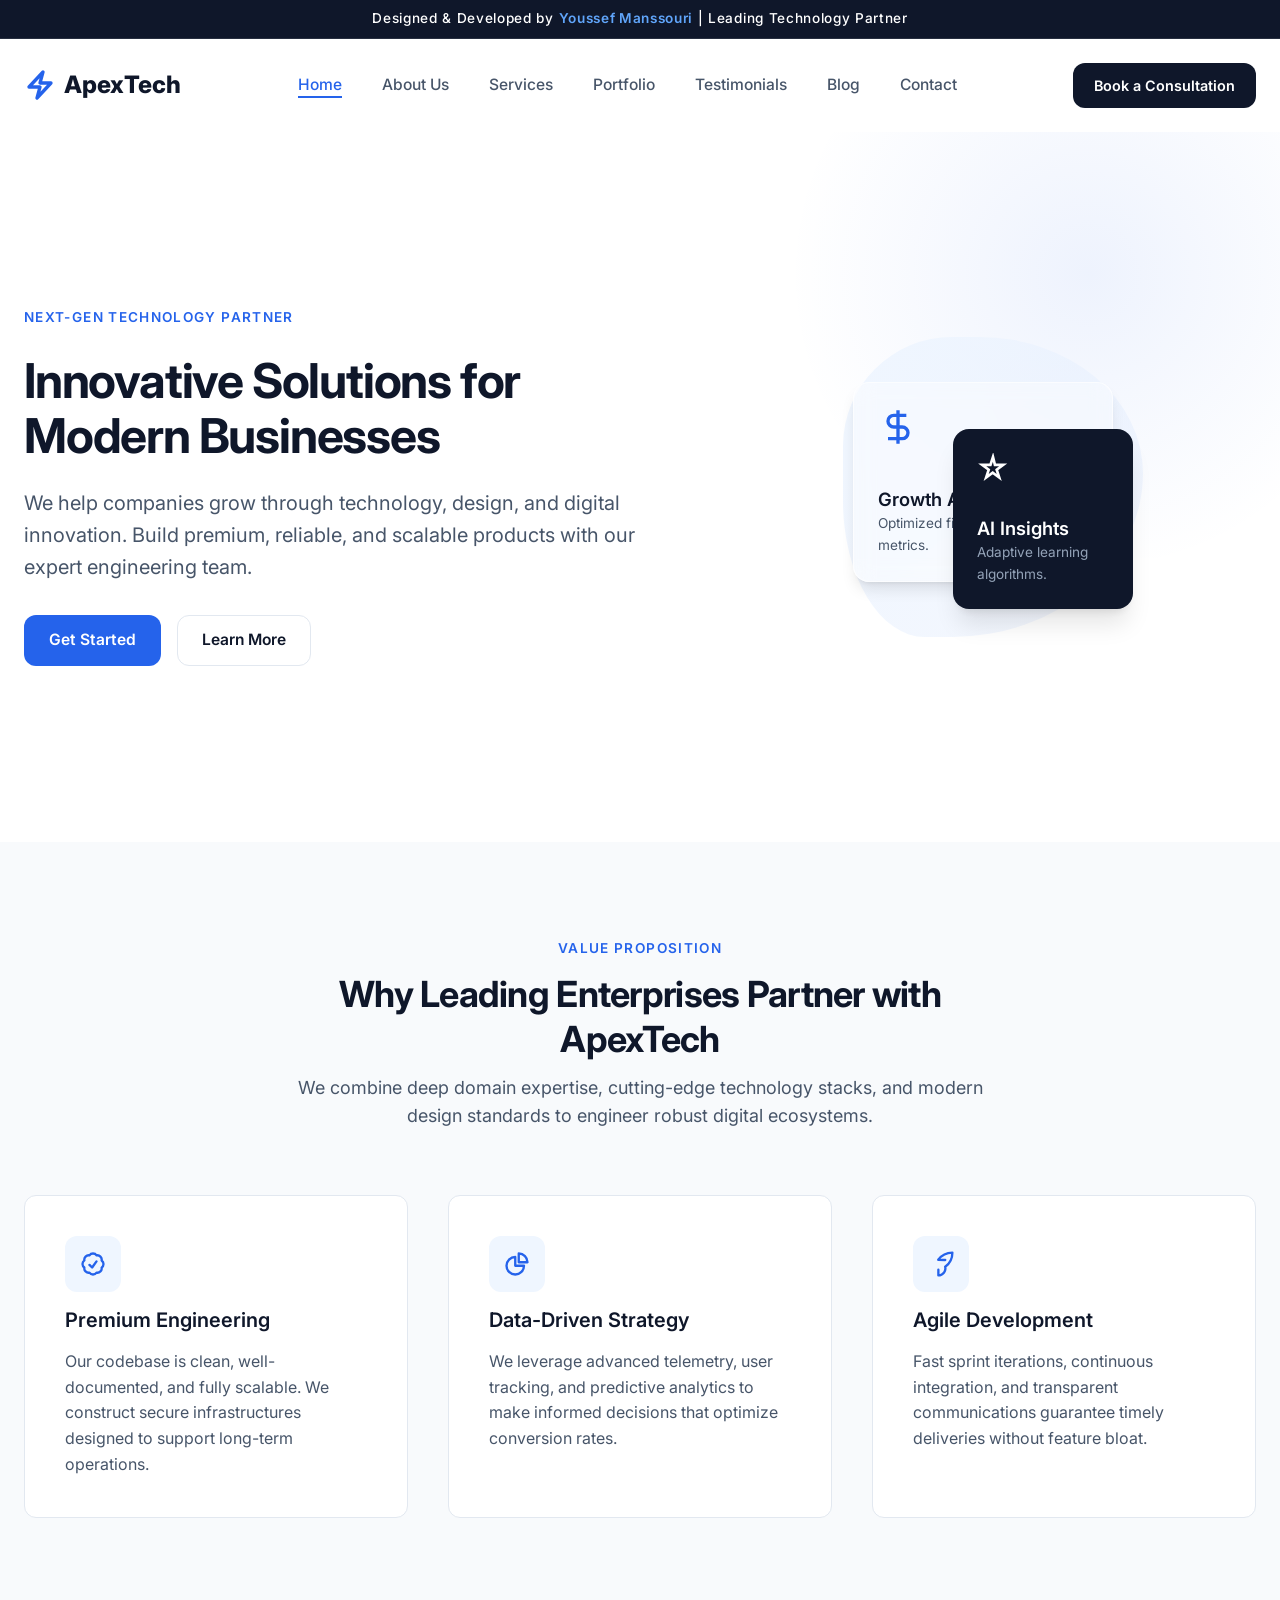
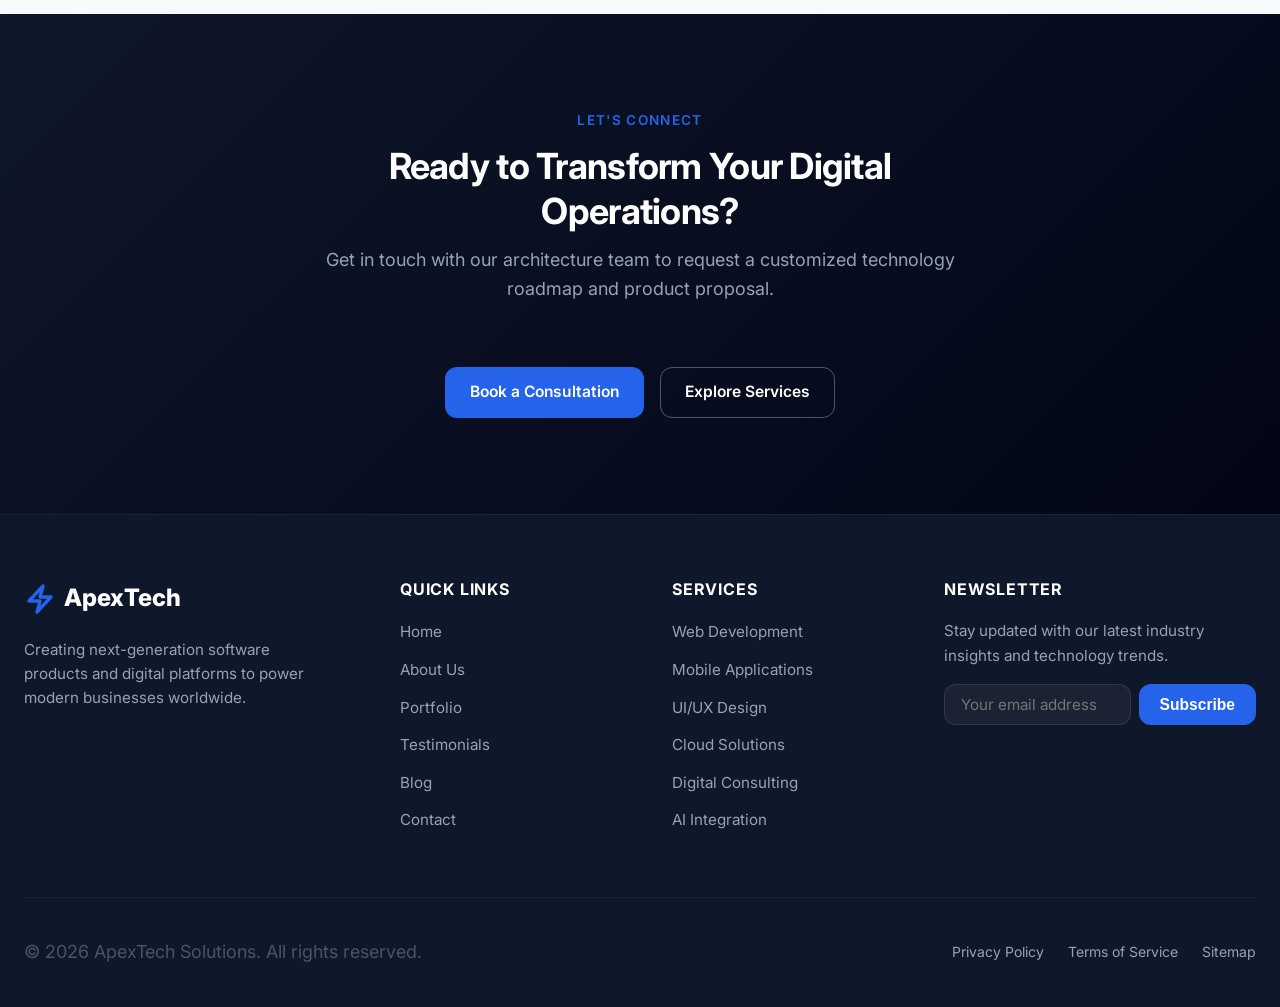
<file: index.html>
<!DOCTYPE html>
<html lang="en">
<head>
  <meta charset="UTF-8">
  <meta name="viewport" content="width=device-width, initial-scale=1.0">
  
  <!-- SEO Meta Tags -->
  <title>ApexTech | Innovative Technology & Digital Solutions for Modern Businesses</title>
  <meta name="description" content="ApexTech helps companies scale and succeed with premium web development, mobile apps, UI/UX design, cloud engineering, and custom AI integrations.">
  <link rel="canonical" href="https://youssef-manssouri-tech.com/index.html">
  
  <!-- Open Graph / Facebook -->
  <meta property="og:type" content="website">
  <meta property="og:url" content="https://youssef-manssouri-tech.com/index.html">
  <meta property="og:title" content="ApexTech | Innovative Technology & Digital Solutions">
  <meta property="og:description" content="We help companies grow through technology, design, and digital innovation. Build premium digital solutions with our expert team.">
  <meta property="og:image" content="https://youssef-manssouri-tech.com/images/og-home.jpg">

  <!-- Twitter -->
  <meta property="twitter:card" content="summary_large_image">
  <meta property="twitter:url" content="https://youssef-manssouri-tech.com/index.html">
  <meta property="twitter:title" content="ApexTech | Innovative Technology & Digital Solutions">
  <meta property="twitter:description" content="We help companies grow through technology, design, and digital innovation. Build premium digital solutions with our expert team.">
  <meta property="twitter:image" content="https://youssef-manssouri-tech.com/images/og-home.jpg">

  <!-- Stylesheet -->
  <link rel="stylesheet" href="css/style.css">
  
  <!-- Schema.org JSON-LD -->
  <script type="application/ld+json">
  {
    "@context": "https://schema.org",
    "@type": "Organization",
    "name": "ApexTech Solutions",
    "url": "https://youssef-manssouri-tech.com/",
    "logo": "https://youssef-manssouri-tech.com/images/logo.png",
    "contactPoint": {
      "@type": "ContactPoint",
      "telephone": "+1-800-555-0199",
      "contactType": "customer service",
      "email": "contact@apextech.com"
    },
    "sameAs": [
      "https://facebook.com/apextech",
      "https://twitter.com/apextech",
      "https://linkedin.com/company/apextech"
    ]
  }
  </script>
</head>
<body>

  <!-- Designed By Announcement Banner -->
  <div class="top-banner">
    Designed & Developed by <span>Youssef Manssouri</span> | Leading Technology Partner
  </div>

  <!-- Header / Navigation -->
  <header>
    <div class="container">
      <nav class="navbar" aria-label="Main Navigation">
        <a href="index.html" class="logo" aria-label="ApexTech Home">
          <svg xmlns="http://www.w3.org/2000/svg" fill="none" viewBox="0 0 24 24" stroke-width="2.5" stroke="currentColor" aria-hidden="true">
            <path stroke-linecap="round" stroke-linejoin="round" d="M3.75 13.5l10.5-11.25L12 10.5h8.25L9.75 21.75 12 13.5H3.75z" />
          </svg>
          ApexTech
        </a>
        <ul class="nav-links">
          <li><a href="index.html" class="nav-link active">Home</a></li>
          <li><a href="about.html" class="nav-link">About Us</a></li>
          <li><a href="services.html" class="nav-link">Services</a></li>
          <li><a href="portfolio.html" class="nav-link">Portfolio</a></li>
          <li><a href="testimonials.html" class="nav-link">Testimonials</a></li>
          <li><a href="blog.html" class="nav-link">Blog</a></li>
          <li><a href="contact.html" class="nav-link">Contact</a></li>
        </ul>
        <div class="nav-cta">
          <a href="contact.html" class="btn btn-cta">Book a Consultation</a>
        </div>
        <button class="mobile-toggle" aria-label="Toggle navigation menu" aria-expanded="false">
          <span></span>
          <span></span>
          <span></span>
        </button>
      </nav>
    </div>
  </header>

  <main>
    <!-- Hero Section -->
    <section class="hero" aria-label="Introduction Banner">
      <div class="container">
        <div class="hero-grid">
          <div class="hero-content">
            <div class="section-tag">Next-Gen Technology Partner</div>
            <h1>Innovative Solutions for Modern Businesses</h1>
            <p>We help companies grow through technology, design, and digital innovation. Build premium, reliable, and scalable products with our expert engineering team.</p>
            <div class="hero-ctas">
              <a href="contact.html" class="btn btn-primary">Get Started</a>
              <a href="about.html" class="btn btn-secondary">Learn More</a>
            </div>
          </div>
          <div class="hero-visual" aria-hidden="true">
            <div class="abstract-graphic">
              <div class="shape-bg"></div>
              <!-- Floating Glassmorphic Block 1 -->
              <div class="shape-glass">
                <svg width="40" height="40" viewBox="0 0 24 24" fill="none" stroke="#2563EB" stroke-width="2">
                  <path d="M12 2v20M17 5H9.5a3.5 3.5 0 0 0 0 7h5a3.5 3.5 0 0 1 0 7H6"/>
                </svg>
                <div>
                  <h3 style="font-size: 1.15rem; margin-bottom: 2px;">Growth Accelerated</h3>
                  <p style="font-size: 0.85rem; color: #475569;">Optimized financial modeling & metrics.</p>
                </div>
              </div>
              <!-- Floating Glassmorphic Block 2 -->
              <div class="shape-glass-2">
                <svg width="32" height="32" viewBox="0 0 24 24" fill="none" stroke="#FFFFFF" stroke-width="2">
                  <path d="m12 3-1.912 5.886H3.886L8.78 12.5l-1.912 5.886 4.906-3.568 4.905 3.568-1.912-5.886 4.894-3.614h-6.202L12 3Z"/>
                </svg>
                <div>
                  <h3 style="font-size: 1.15rem; margin-bottom: 2px; color: white;">AI Insights</h3>
                  <p style="font-size: 0.85rem; color: #94A3B8;">Adaptive learning algorithms.</p>
                </div>
              </div>
            </div>
          </div>
        </div>
      </div>
    </section>

    <!-- Brief Overview Section -->
    <section class="section section-bg" aria-labelledby="why-choose-title">
      <div class="container">
        <div class="section-header">
          <span class="section-tag">Value Proposition</span>
          <h2 id="why-choose-title">Why Leading Enterprises Partner with ApexTech</h2>
          <p>We combine deep domain expertise, cutting-edge technology stacks, and modern design standards to engineer robust digital ecosystems.</p>
        </div>
        <div class="grid-3">
          <!-- Card 1 -->
          <div class="service-card">
            <div class="service-icon">
              <svg xmlns="http://www.w3.org/2000/svg" fill="none" viewBox="0 0 24 24" stroke-width="2" stroke="currentColor">
                <path stroke-linecap="round" stroke-linejoin="round" d="M9 12.75L11.25 15 15 9.75M21 12c0 1.268-.63 2.39-1.593 3.068a3.745 3.745 0 01-1.043 3.296 3.745 3.745 0 01-3.296 1.043A3.745 3.745 0 0112 21c-1.268 0-2.39-.63-3.068-1.593a3.746 3.746 0 01-3.296-1.043 3.745 3.745 0 01-1.043-3.296A3.745 3.745 0 013 12c0-1.268.63-2.39 1.593-3.068a3.745 3.745 0 011.043-3.296 3.746 3.746 0 013.296-1.043A3.746 3.746 0 0112 3c1.268 0 2.39.63 3.068 1.593a3.746 3.746 0 013.296 1.043 3.746 3.746 0 011.043 3.296A3.745 3.745 0 0121 12z" />
              </svg>
            </div>
            <h3>Premium Engineering</h3>
            <p>Our codebase is clean, well-documented, and fully scalable. We construct secure infrastructures designed to support long-term operations.</p>
          </div>
          <!-- Card 2 -->
          <div class="service-card">
            <div class="service-icon">
              <svg xmlns="http://www.w3.org/2000/svg" fill="none" viewBox="0 0 24 24" stroke-width="2" stroke="currentColor">
                <path stroke-linecap="round" stroke-linejoin="round" d="M10.5 6a7.5 7.5 0 107.5 7.5h-7.5V6z" />
                <path stroke-linecap="round" stroke-linejoin="round" d="M13.5 10.5H21A7.5 7.5 0 0013.5 3v7.5z" />
              </svg>
            </div>
            <h3>Data-Driven Strategy</h3>
            <p>We leverage advanced telemetry, user tracking, and predictive analytics to make informed decisions that optimize conversion rates.</p>
          </div>
          <!-- Card 3 -->
          <div class="service-card">
            <div class="service-icon">
              <svg xmlns="http://www.w3.org/2000/svg" fill="none" viewBox="0 0 24 24" stroke-width="2" stroke="currentColor">
                <path stroke-linecap="round" stroke-linejoin="round" d="M15.59 14.37a6 6 0 01-5.84 7.38v-4.8m5.84-2.58a14.98 14.98 0 006.16-12.12A14.98 14.98 0 009.64 8.38m6 .182L9.64 8.376m0 0B14.98 14.98 0 013 21.75c0-4.137 3.363-7.5 7.5-7.5M9.64 8.38A14.962 14.962 0 0112 3.75c.95 0 1.868.088 2.76.257" />
              </svg>
            </div>
            <h3>Agile Development</h3>
            <p>Fast sprint iterations, continuous integration, and transparent communications guarantee timely deliveries without feature bloat.</p>
          </div>
        </div>
      </div>
    </section>

    <!-- CTA Section -->
    <section class="section cta-section" aria-labelledby="cta-title">
      <div class="container">
        <div class="section-header">
          <span class="section-tag">Let's Connect</span>
          <h2 id="cta-title">Ready to Transform Your Digital Operations?</h2>
          <p>Get in touch with our architecture team to request a customized technology roadmap and product proposal.</p>
        </div>
        <div class="cta-buttons">
          <a href="contact.html" class="btn btn-primary">Book a Consultation</a>
          <a href="services.html" class="btn btn-outline-white">Explore Services</a>
        </div>
      </div>
    </section>
  </main>

  <!-- Footer -->
  <footer>
    <div class="container">
      <div class="footer-grid">
        <div class="footer-brand">
          <a href="index.html" class="logo">
            <svg xmlns="http://www.w3.org/2000/svg" fill="none" viewBox="0 0 24 24" stroke-width="2.5" stroke="currentColor">
              <path stroke-linecap="round" stroke-linejoin="round" d="M3.75 13.5l10.5-11.25L12 10.5h8.25L9.75 21.75 12 13.5H3.75z" />
            </svg>
            ApexTech
          </a>
          <p>Creating next-generation software products and digital platforms to power modern businesses worldwide.</p>
        </div>
        <div class="footer-col">
          <h4>Quick Links</h4>
          <ul class="footer-links">
            <li class="footer-link"><a href="index.html">Home</a></li>
            <li class="footer-link"><a href="about.html">About Us</a></li>
            <li class="footer-link"><a href="portfolio.html">Portfolio</a></li>
            <li class="footer-link"><a href="testimonials.html">Testimonials</a></li>
            <li class="footer-link"><a href="blog.html">Blog</a></li>
            <li class="footer-link"><a href="contact.html">Contact</a></li>
          </ul>
        </div>
        <div class="footer-col">
          <h4>Services</h4>
          <ul class="footer-links">
            <li class="footer-link"><a href="services.html">Web Development</a></li>
            <li class="footer-link"><a href="services.html">Mobile Applications</a></li>
            <li class="footer-link"><a href="services.html">UI/UX Design</a></li>
            <li class="footer-link"><a href="services.html">Cloud Solutions</a></li>
            <li class="footer-link"><a href="services.html">Digital Consulting</a></li>
            <li class="footer-link"><a href="services.html">AI Integration</a></li>
          </ul>
        </div>
        <div class="footer-col">
          <h4>Newsletter</h4>
          <div class="footer-newsletter">
            <p>Stay updated with our latest industry insights and technology trends.</p>
            <form class="newsletter-form" id="newsletterForm">
              <input type="email" placeholder="Your email address" class="newsletter-input" required aria-label="Email address">
              <button type="submit" class="btn btn-primary newsletter-btn">Subscribe</button>
            </form>
          </div>
        </div>
      </div>
      <div class="footer-bottom">
        <p>&copy; 2026 ApexTech Solutions. All rights reserved.</p>
        <ul class="footer-legal-links">
          <li><a href="#">Privacy Policy</a></li>
          <li><a href="#">Terms of Service</a></li>
          <li><a href="sitemap.xml">Sitemap</a></li>
        </ul>
      </div>
    </div>
  </footer>

  <!-- Scripts -->
  <script src="js/main.js"></script>
</body>
</html>
</file>
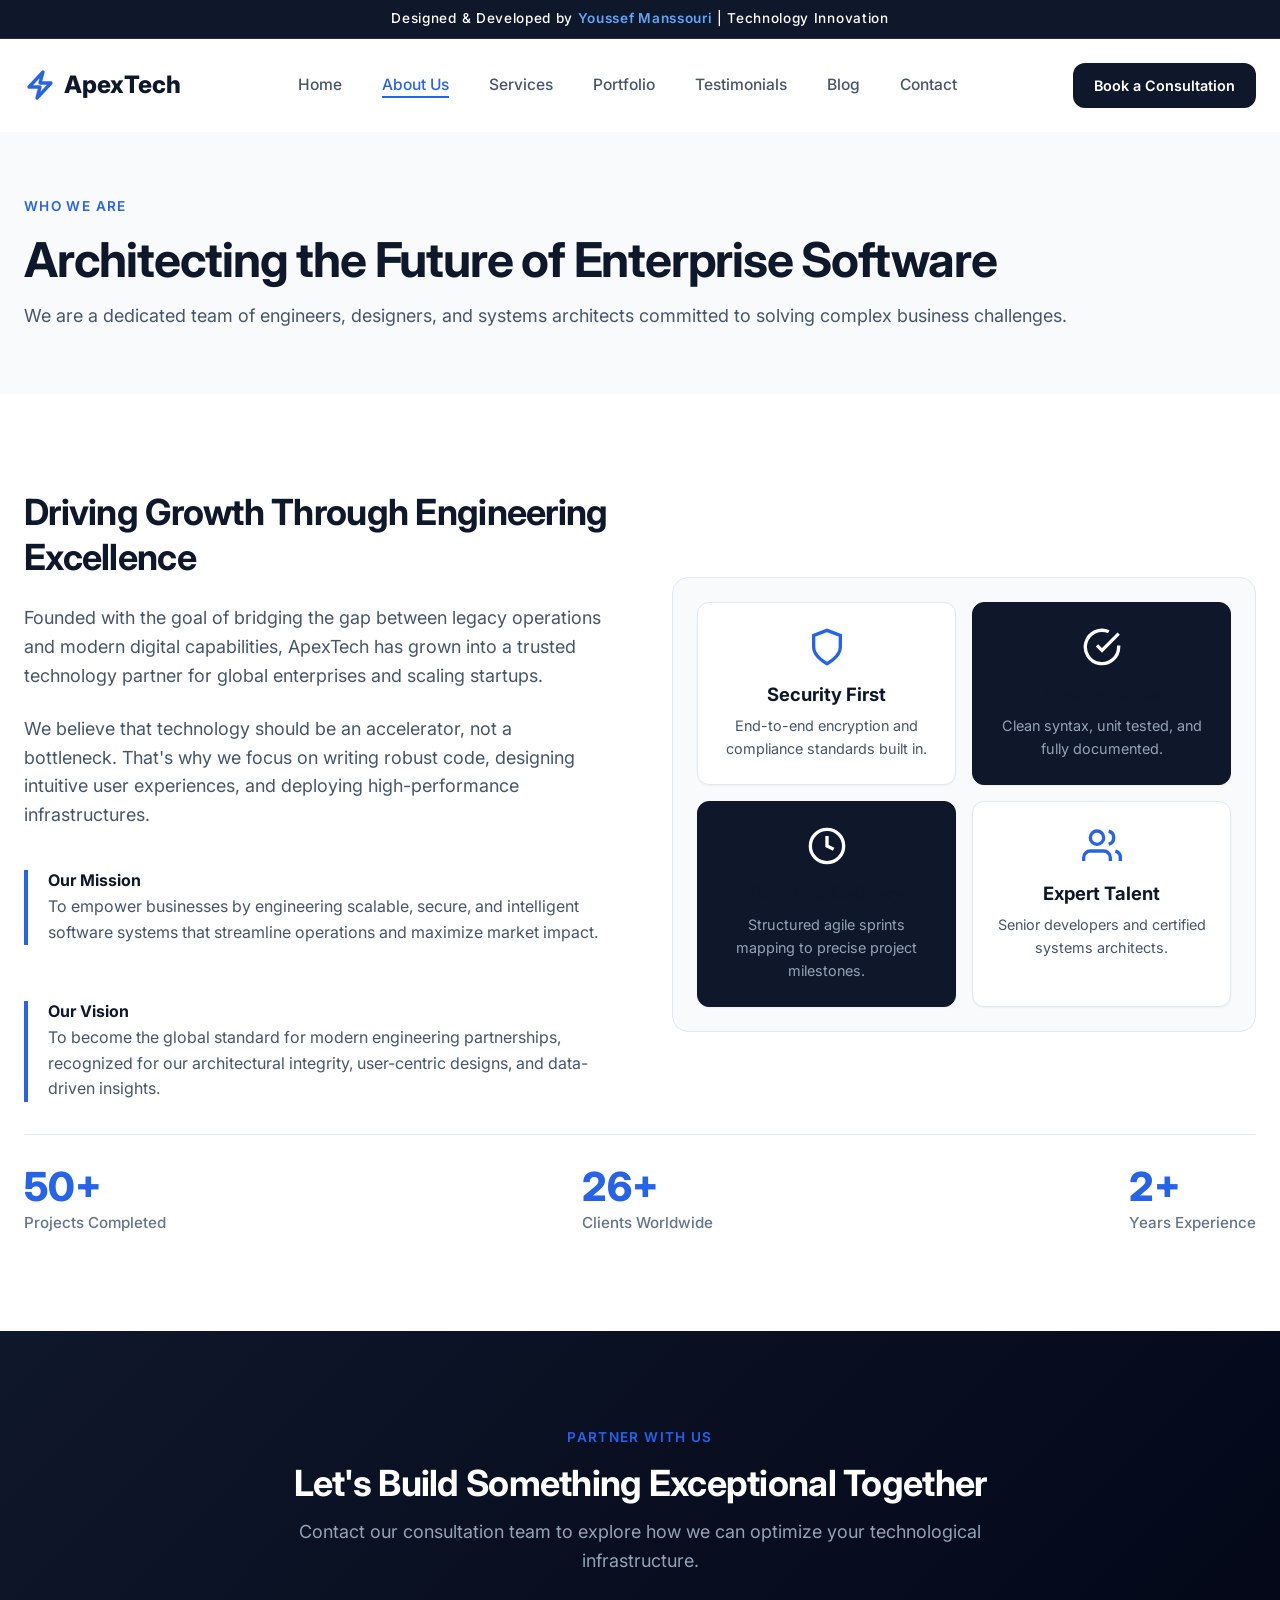
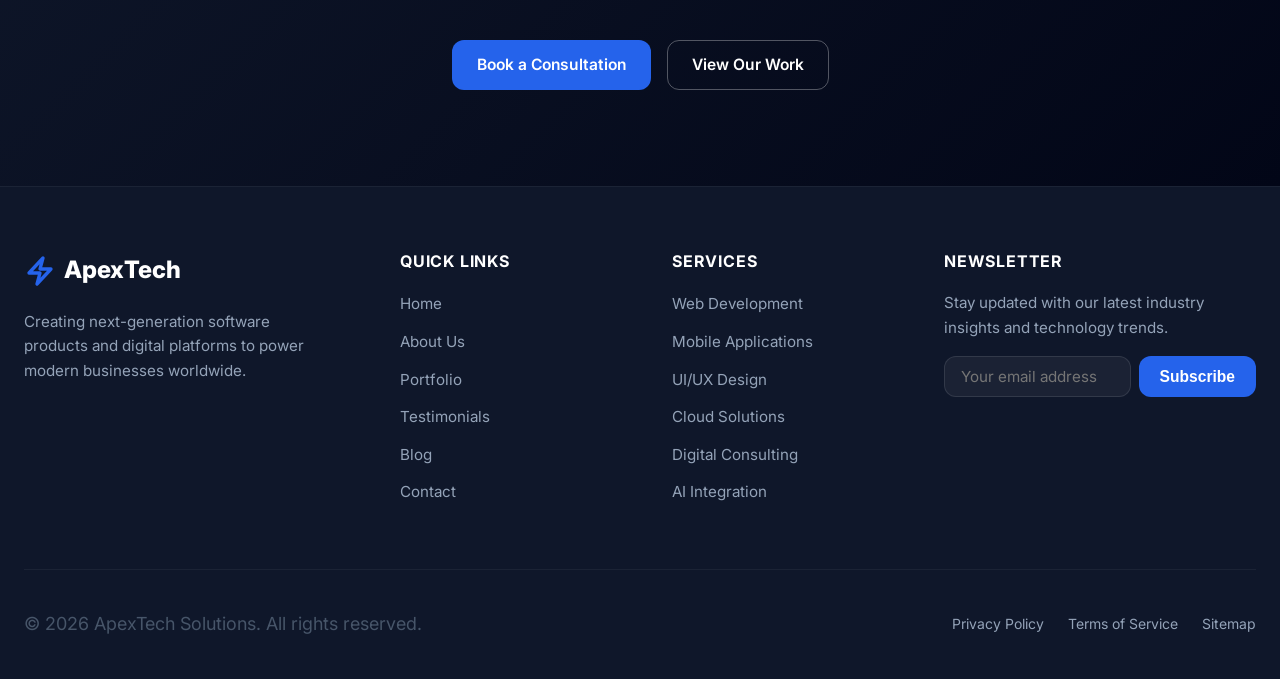
<file: about.html>
<!DOCTYPE html>
<html lang="en">
<head>
  <meta charset="UTF-8">
  <meta name="viewport" content="width=device-width, initial-scale=1.0">
  
  <!-- SEO Meta Tags -->
  <title>About Us | ApexTech | Experts in Digital Transformation</title>
  <meta name="description" content="Learn about ApexTech's mission, vision, and team. We are a premier technology company with 8+ years of experience helping companies scale.">
  <link rel="canonical" href="https://youssef-manssouri-tech.com/about.html">
  
  <!-- Open Graph -->
  <meta property="og:type" content="website">
  <meta property="og:url" content="https://youssef-manssouri-tech.com/about.html">
  <meta property="og:title" content="About Us | ApexTech | Experts in Digital Transformation">
  <meta property="og:description" content="Discover our journey, core values, and statistics. 8+ years of engineering excellence.">
  <meta property="og:image" content="https://youssef-manssouri-tech.com/images/og-about.jpg">

  <!-- Stylesheet -->
  <link rel="stylesheet" href="css/style.css">
</head>
<body>

  <!-- Designed By Announcement Banner -->
  <div class="top-banner">
    Designed & Developed by <span>Youssef Manssouri</span> | Technology Innovation
  </div>

  <!-- Header / Navigation -->
  <header>
    <div class="container">
      <nav class="navbar" aria-label="Main Navigation">
        <a href="index.html" class="logo" aria-label="ApexTech Home">
          <svg xmlns="http://www.w3.org/2000/svg" fill="none" viewBox="0 0 24 24" stroke-width="2.5" stroke="currentColor" aria-hidden="true">
            <path stroke-linecap="round" stroke-linejoin="round" d="M3.75 13.5l10.5-11.25L12 10.5h8.25L9.75 21.75 12 13.5H3.75z" />
          </svg>
          ApexTech
        </a>
        <ul class="nav-links">
          <li><a href="index.html" class="nav-link">Home</a></li>
          <li><a href="about.html" class="nav-link active">About Us</a></li>
          <li><a href="services.html" class="nav-link">Services</a></li>
          <li><a href="portfolio.html" class="nav-link">Portfolio</a></li>
          <li><a href="testimonials.html" class="nav-link">Testimonials</a></li>
          <li><a href="blog.html" class="nav-link">Blog</a></li>
          <li><a href="contact.html" class="nav-link">Contact</a></li>
        </ul>
        <div class="nav-cta">
          <a href="contact.html" class="btn btn-cta">Book a Consultation</a>
        </div>
        <button class="mobile-toggle" aria-label="Toggle navigation menu" aria-expanded="false">
          <span></span>
          <span></span>
          <span></span>
        </button>
      </nav>
    </div>
  </header>

  <main>
    <!-- Subpage Banner -->
    <section class="section section-bg" aria-labelledby="about-banner-title" style="padding-top: var(--spacing-xl); padding-bottom: var(--spacing-xl);">
      <div class="container">
        <div class="section-header" style="margin-bottom: 0; text-align: left; max-width: 100%;">
          <span class="section-tag">Who We Are</span>
          <h1 id="about-banner-title">Architecting the Future of Enterprise Software</h1>
          <p>We are a dedicated team of engineers, designers, and systems architects committed to solving complex business challenges.</p>
        </div>
      </div>
    </section>

    <!-- Company Overview -->
    <section class="section" aria-labelledby="about-overview-title">
      <div class="container">
        <div class="about-grid">
          <div class="about-content">
            <h2 id="about-overview-title">Driving Growth Through Engineering Excellence</h2>
            <p>Founded with the goal of bridging the gap between legacy operations and modern digital capabilities, ApexTech has grown into a trusted technology partner for global enterprises and scaling startups.</p>
            <p>We believe that technology should be an accelerator, not a bottleneck. That's why we focus on writing robust code, designing intuitive user experiences, and deploying high-performance infrastructures.</p>
            
            <div class="about-statement">
              <h4>Our Mission</h4>
              <p>To empower businesses by engineering scalable, secure, and intelligent software systems that streamline operations and maximize market impact.</p>
            </div>
            
            <div class="about-statement">
              <h4>Our Vision</h4>
              <p>To become the global standard for modern engineering partnerships, recognized for our architectural integrity, user-centric designs, and data-driven insights.</p>
            </div>
          </div>
          
          <div class="about-visual" aria-hidden="true">
            <div class="about-visual-grid">
              <div class="about-img-card">
                <svg viewBox="0 0 24 24" fill="none" stroke="currentColor" stroke-width="2">
                  <path d="M12 22s8-4 8-10V5l-8-3-8 3v7c0 6 8 10 8 10z"/>
                </svg>
                <h4>Security First</h4>
                <p style="font-size: 0.9rem;">End-to-end encryption and compliance standards built in.</p>
              </div>
              <div class="about-img-card filled">
                <svg viewBox="0 0 24 24" fill="none" stroke="currentColor" stroke-width="2">
                  <path d="M22 11.08V12a10 10 0 1 1-5.93-9.14"/>
                  <polyline points="22 4 12 14.01 9 11.01"/>
                </svg>
                <h4>Quality Code</h4>
                <p style="font-size: 0.9rem; color: #94A3B8;">Clean syntax, unit tested, and fully documented.</p>
              </div>
              <div class="about-img-card filled">
                <svg viewBox="0 0 24 24" fill="none" stroke="currentColor" stroke-width="2">
                  <circle cx="12" cy="12" r="10"/>
                  <path d="M12 6v6l4 2"/>
                </svg>
                <h4>On-Time Delivery</h4>
                <p style="font-size: 0.9rem; color: #94A3B8;">Structured agile sprints mapping to precise project milestones.</p>
              </div>
              <div class="about-img-card">
                <svg viewBox="0 0 24 24" fill="none" stroke="currentColor" stroke-width="2">
                  <path d="M17 21v-2a4 4 0 0 0-4-4H5a4 4 0 0 0-4 4v2"/>
                  <circle cx="9" cy="7" r="4"/>
                  <path d="M23 21v-2a4 4 0 0 0-3-3.87"/>
                  <path d="M16 3.13a4 4 0 0 1 0 7.75"/>
                </svg>
                <h4>Expert Talent</h4>
                <p style="font-size: 0.9rem;">Senior developers and certified systems architects.</p>
              </div>
            </div>
          </div>
        </div>

        <!-- Statistics Section -->
        <div class="stats-bar" aria-label="Company Statistics">
          <div class="stat-item">
            <span class="stat-number" data-target="250" data-suffix="+">0</span>
            <span class="stat-label">Projects Completed</span>
          </div>
          <div class="stat-item">
            <span class="stat-number" data-target="120" data-suffix="+">0</span>
            <span class="stat-label">Clients Worldwide</span>
          </div>
          <div class="stat-item">
            <span class="stat-number" data-target="8" data-suffix="+">0</span>
            <span class="stat-label">Years Experience</span>
          </div>
        </div>
      </div>
    </section>

    <!-- Call To Action -->
    <section class="section cta-section" aria-labelledby="cta-title">
      <div class="container">
        <div class="section-header">
          <span class="section-tag">Partner With Us</span>
          <h2 id="cta-title">Let's Build Something Exceptional Together</h2>
          <p>Contact our consultation team to explore how we can optimize your technological infrastructure.</p>
        </div>
        <div class="cta-buttons">
          <a href="contact.html" class="btn btn-primary">Book a Consultation</a>
          <a href="portfolio.html" class="btn btn-outline-white">View Our Work</a>
        </div>
      </div>
    </section>
  </main>

  <!-- Footer -->
  <footer>
    <div class="container">
      <div class="footer-grid">
        <div class="footer-brand">
          <a href="index.html" class="logo">
            <svg xmlns="http://www.w3.org/2000/svg" fill="none" viewBox="0 0 24 24" stroke-width="2.5" stroke="currentColor">
              <path stroke-linecap="round" stroke-linejoin="round" d="M3.75 13.5l10.5-11.25L12 10.5h8.25L9.75 21.75 12 13.5H3.75z" />
            </svg>
            ApexTech
          </a>
          <p>Creating next-generation software products and digital platforms to power modern businesses worldwide.</p>
        </div>
        <div class="footer-col">
          <h4>Quick Links</h4>
          <ul class="footer-links">
            <li class="footer-link"><a href="index.html">Home</a></li>
            <li class="footer-link"><a href="about.html">About Us</a></li>
            <li class="footer-link"><a href="portfolio.html">Portfolio</a></li>
            <li class="footer-link"><a href="testimonials.html">Testimonials</a></li>
            <li class="footer-link"><a href="blog.html">Blog</a></li>
            <li class="footer-link"><a href="contact.html">Contact</a></li>
          </ul>
        </div>
        <div class="footer-col">
          <h4>Services</h4>
          <ul class="footer-links">
            <li class="footer-link"><a href="services.html">Web Development</a></li>
            <li class="footer-link"><a href="services.html">Mobile Applications</a></li>
            <li class="footer-link"><a href="services.html">UI/UX Design</a></li>
            <li class="footer-link"><a href="services.html">Cloud Solutions</a></li>
            <li class="footer-link"><a href="services.html">Digital Consulting</a></li>
            <li class="footer-link"><a href="services.html">AI Integration</a></li>
          </ul>
        </div>
        <div class="footer-col">
          <h4>Newsletter</h4>
          <div class="footer-newsletter">
            <p>Stay updated with our latest industry insights and technology trends.</p>
            <form class="newsletter-form" id="newsletterForm">
              <input type="email" placeholder="Your email address" class="newsletter-input" required aria-label="Email address">
              <button type="submit" class="btn btn-primary newsletter-btn">Subscribe</button>
            </form>
          </div>
        </div>
      </div>
      <div class="footer-bottom">
        <p>&copy; 2026 ApexTech Solutions. All rights reserved.</p>
        <ul class="footer-legal-links">
          <li><a href="#">Privacy Policy</a></li>
          <li><a href="#">Terms of Service</a></li>
          <li><a href="sitemap.xml">Sitemap</a></li>
        </ul>
      </div>
    </div>
  </footer>

  <!-- Scripts -->
  <script src="js/main.js"></script>
</body>
</html>
</file>
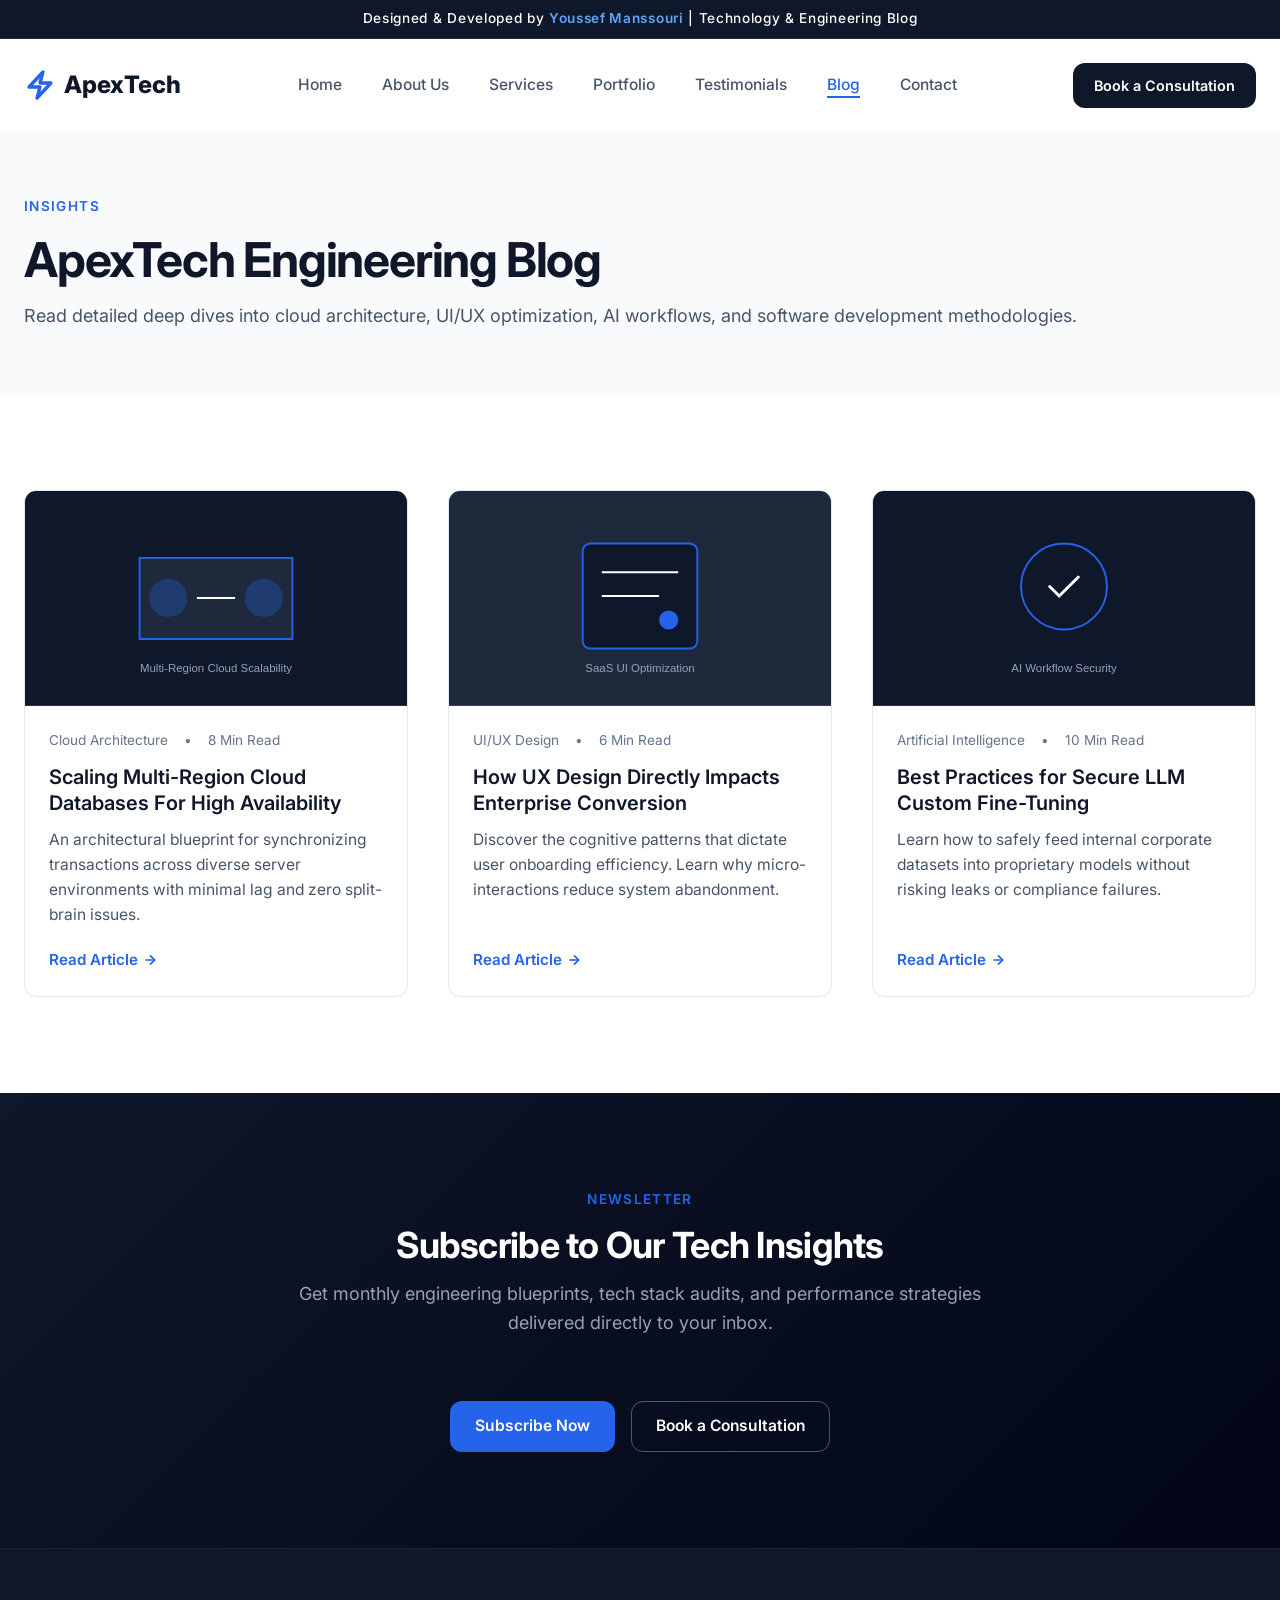
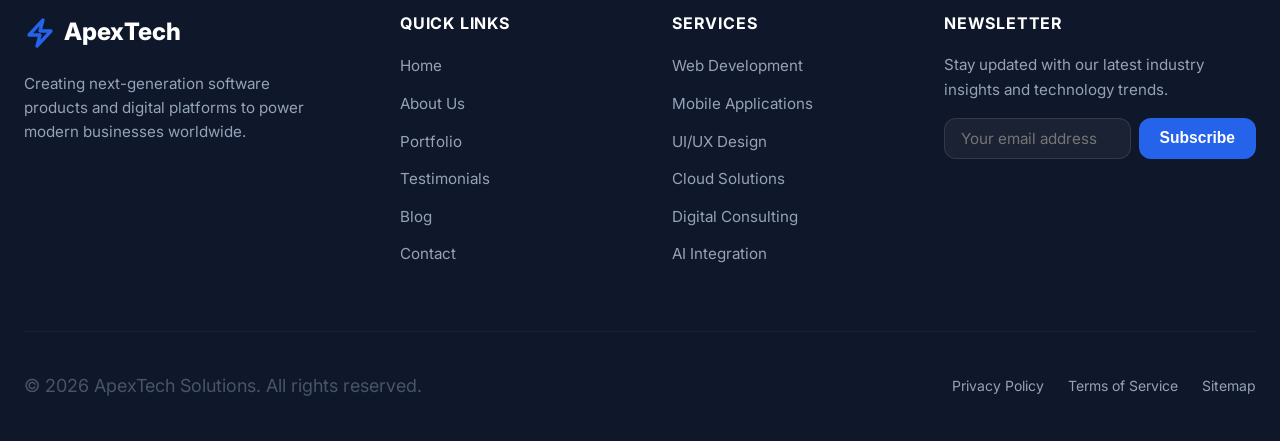
<file: blog.html>
<!DOCTYPE html>
<html lang="en">
<head>
  <meta charset="UTF-8">
  <meta name="viewport" content="width=device-width, initial-scale=1.0">
  
  <!-- SEO Meta Tags -->
  <title>Insights & Tech Blog | ApexTech | Enterprise Tech Solutions</title>
  <meta name="description" content="Read the latest insights from ApexTech engineers. Learn about cloud infrastructure scaling, AI integrations, UI/UX design, and software architecture.">
  <link rel="canonical" href="https://youssef-manssouri-tech.com/blog.html">
  
  <!-- Open Graph -->
  <meta property="og:type" content="website">
  <meta property="og:url" content="https://youssef-manssouri-tech.com/blog.html">
  <meta property="og:title" content="Insights & Tech Blog | ApexTech">
  <meta property="og:description" content="Discover engineering strategies, tech stacks, and industry updates from our software architects.">
  <meta property="og:image" content="https://youssef-manssouri-tech.com/images/og-blog.jpg">

  <!-- Stylesheet -->
  <link rel="stylesheet" href="css/style.css">
</head>
<body>

  <!-- Designed By Announcement Banner -->
  <div class="top-banner">
    Designed & Developed by <span>Youssef Manssouri</span> | Technology & Engineering Blog
  </div>

  <!-- Header / Navigation -->
  <header>
    <div class="container">
      <nav class="navbar" aria-label="Main Navigation">
        <a href="index.html" class="logo" aria-label="ApexTech Home">
          <svg xmlns="http://www.w3.org/2000/svg" fill="none" viewBox="0 0 24 24" stroke-width="2.5" stroke="currentColor" aria-hidden="true">
            <path stroke-linecap="round" stroke-linejoin="round" d="M3.75 13.5l10.5-11.25L12 10.5h8.25L9.75 21.75 12 13.5H3.75z" />
          </svg>
          ApexTech
        </a>
        <ul class="nav-links">
          <li><a href="index.html" class="nav-link">Home</a></li>
          <li><a href="about.html" class="nav-link">About Us</a></li>
          <li><a href="services.html" class="nav-link">Services</a></li>
          <li><a href="portfolio.html" class="nav-link">Portfolio</a></li>
          <li><a href="testimonials.html" class="nav-link">Testimonials</a></li>
          <li><a href="blog.html" class="nav-link active">Blog</a></li>
          <li><a href="contact.html" class="nav-link">Contact</a></li>
        </ul>
        <div class="nav-cta">
          <a href="contact.html" class="btn btn-cta">Book a Consultation</a>
        </div>
        <button class="mobile-toggle" aria-label="Toggle navigation menu" aria-expanded="false">
          <span></span>
          <span></span>
          <span></span>
        </button>
      </nav>
    </div>
  </header>

  <main>
    <!-- Subpage Banner -->
    <section class="section section-bg" aria-labelledby="blog-banner-title" style="padding-top: var(--spacing-xl); padding-bottom: var(--spacing-xl);">
      <div class="container">
        <div class="section-header" style="margin-bottom: 0; text-align: left; max-width: 100%;">
          <span class="section-tag">Insights</span>
          <h1 id="blog-banner-title">ApexTech Engineering Blog</h1>
          <p>Read detailed deep dives into cloud architecture, UI/UX optimization, AI workflows, and software development methodologies.</p>
        </div>
      </div>
    </section>

    <!-- Blog Section -->
    <section class="section" aria-labelledby="articles-heading">
      <div class="container">
        <h2 id="articles-heading" class="visually-hidden" style="display:none;">Engineering Articles</h2>
        
        <div class="grid-3">
          
          <!-- Article 1 -->
          <article class="blog-card">
            <div class="blog-thumb">
              <svg width="100%" height="100%" viewBox="0 0 400 225" fill="none" xmlns="http://www.w3.org/2000/svg">
                <rect width="400" height="225" fill="#0F172A"/>
                <path d="M120 70H280V155H120V70Z" fill="#1E293B" stroke="#2563EB" stroke-width="2"/>
                <circle cx="150" cy="112" r="20" fill="#2563EB" opacity="0.3"/>
                <circle cx="250" cy="112" r="20" fill="#2563EB" opacity="0.3"/>
                <path d="M180 112H220" stroke="#FFFFFF" stroke-width="2"/>
                <text x="200" y="190" fill="#94A3B8" font-family="sans-serif" font-size="12" text-anchor="middle">Multi-Region Cloud Scalability</text>
              </svg>
            </div>
            <div class="blog-card-content">
              <div class="blog-meta">
                <span>Cloud Architecture</span>
                <span>•</span>
                <span>8 Min Read</span>
              </div>
              <h3>Scaling Multi-Region Cloud Databases For High Availability</h3>
              <p>An architectural blueprint for synchronizing transactions across diverse server environments with minimal lag and zero split-brain issues.</p>
              <a href="#" class="blog-card-link">
                Read Article
                <svg viewBox="0 0 24 24" fill="none" stroke="currentColor" stroke-width="2.5"><line x1="5" y1="12" x2="19" y2="12"/><polyline points="12 5 19 12 12 19"/></svg>
              </a>
            </div>
          </article>

          <!-- Article 2 -->
          <article class="blog-card">
            <div class="blog-thumb">
              <svg width="100%" height="100%" viewBox="0 0 400 225" fill="none" xmlns="http://www.w3.org/2000/svg">
                <rect width="400" height="225" fill="#1E293B"/>
                <rect x="140" y="55" width="120" height="110" rx="8" fill="#0F172A" stroke="#2563EB" stroke-width="2"/>
                <line x1="160" y1="85" x2="240" y2="85" stroke="#FFFFFF" stroke-width="2"/>
                <line x1="160" y1="110" x2="220" y2="110" stroke="#FFFFFF" stroke-width="2"/>
                <circle cx="230" cy="135" r="10" fill="#2563EB"/>
                <text x="200" y="190" fill="#94A3B8" font-family="sans-serif" font-size="12" text-anchor="middle">SaaS UI Optimization</text>
              </svg>
            </div>
            <div class="blog-card-content">
              <div class="blog-meta">
                <span>UI/UX Design</span>
                <span>•</span>
                <span>6 Min Read</span>
              </div>
              <h3>How UX Design Directly Impacts Enterprise Conversion</h3>
              <p>Discover the cognitive patterns that dictate user onboarding efficiency. Learn why micro-interactions reduce system abandonment.</p>
              <a href="#" class="blog-card-link">
                Read Article
                <svg viewBox="0 0 24 24" fill="none" stroke="currentColor" stroke-width="2.5"><line x1="5" y1="12" x2="19" y2="12"/><polyline points="12 5 19 12 12 19"/></svg>
              </a>
            </div>
          </article>

          <!-- Article 3 -->
          <article class="blog-card">
            <div class="blog-thumb">
              <svg width="100%" height="100%" viewBox="0 0 400 225" fill="none" xmlns="http://www.w3.org/2000/svg">
                <rect width="400" height="225" fill="#0F172A"/>
                <circle cx="200" cy="100" r="45" stroke="#2563EB" stroke-width="2"/>
                <path d="M185 100L195 110L215 90" stroke="#FFFFFF" stroke-width="3" stroke-linecap="round"/>
                <text x="200" y="190" fill="#94A3B8" font-family="sans-serif" font-size="12" text-anchor="middle">AI Workflow Security</text>
              </svg>
            </div>
            <div class="blog-card-content">
              <div class="blog-meta">
                <span>Artificial Intelligence</span>
                <span>•</span>
                <span>10 Min Read</span>
              </div>
              <h3>Best Practices for Secure LLM Custom Fine-Tuning</h3>
              <p>Learn how to safely feed internal corporate datasets into proprietary models without risking leaks or compliance failures.</p>
              <a href="#" class="blog-card-link">
                Read Article
                <svg viewBox="0 0 24 24" fill="none" stroke="currentColor" stroke-width="2.5"><line x1="5" y1="12" x2="19" y2="12"/><polyline points="12 5 19 12 12 19"/></svg>
              </a>
            </div>
          </article>

        </div>
      </div>
    </section>

    <!-- Call To Action -->
    <section class="section cta-section" aria-labelledby="cta-title">
      <div class="container">
        <div class="section-header">
          <span class="section-tag">Newsletter</span>
          <h2 id="cta-title">Subscribe to Our Tech Insights</h2>
          <p>Get monthly engineering blueprints, tech stack audits, and performance strategies delivered directly to your inbox.</p>
        </div>
        <div class="cta-buttons">
          <a href="#newsletterForm" class="btn btn-primary" onclick="document.getElementById('newsletterForm').querySelector('input').focus();">Subscribe Now</a>
          <a href="contact.html" class="btn btn-outline-white">Book a Consultation</a>
        </div>
      </div>
    </section>
  </main>

  <!-- Footer -->
  <footer>
    <div class="container">
      <div class="footer-grid">
        <div class="footer-brand">
          <a href="index.html" class="logo">
            <svg xmlns="http://www.w3.org/2000/svg" fill="none" viewBox="0 0 24 24" stroke-width="2.5" stroke="currentColor">
              <path stroke-linecap="round" stroke-linejoin="round" d="M3.75 13.5l10.5-11.25L12 10.5h8.25L9.75 21.75 12 13.5H3.75z" />
            </svg>
            ApexTech
          </a>
          <p>Creating next-generation software products and digital platforms to power modern businesses worldwide.</p>
        </div>
        <div class="footer-col">
          <h4>Quick Links</h4>
          <ul class="footer-links">
            <li class="footer-link"><a href="index.html">Home</a></li>
            <li class="footer-link"><a href="about.html">About Us</a></li>
            <li class="footer-link"><a href="portfolio.html">Portfolio</a></li>
            <li class="footer-link"><a href="testimonials.html">Testimonials</a></li>
            <li class="footer-link"><a href="blog.html">Blog</a></li>
            <li class="footer-link"><a href="contact.html">Contact</a></li>
          </ul>
        </div>
        <div class="footer-col">
          <h4>Services</h4>
          <ul class="footer-links">
            <li class="footer-link"><a href="services.html">Web Development</a></li>
            <li class="footer-link"><a href="services.html">Mobile Applications</a></li>
            <li class="footer-link"><a href="services.html">UI/UX Design</a></li>
            <li class="footer-link"><a href="services.html">Cloud Solutions</a></li>
            <li class="footer-link"><a href="services.html">Digital Consulting</a></li>
            <li class="footer-link"><a href="services.html">AI Integration</a></li>
          </ul>
        </div>
        <div class="footer-col">
          <h4>Newsletter</h4>
          <div class="footer-newsletter">
            <p>Stay updated with our latest industry insights and technology trends.</p>
            <form class="newsletter-form" id="newsletterForm">
              <input type="email" placeholder="Your email address" class="newsletter-input" required aria-label="Email address">
              <button type="submit" class="btn btn-primary newsletter-btn">Subscribe</button>
            </form>
          </div>
        </div>
      </div>
      <div class="footer-bottom">
        <p>&copy; 2026 ApexTech Solutions. All rights reserved.</p>
        <ul class="footer-legal-links">
          <li><a href="#">Privacy Policy</a></li>
          <li><a href="#">Terms of Service</a></li>
          <li><a href="sitemap.xml">Sitemap</a></li>
        </ul>
      </div>
    </div>
  </footer>

  <!-- Scripts -->
  <script src="js/main.js"></script>
</body>
</html>
</file>
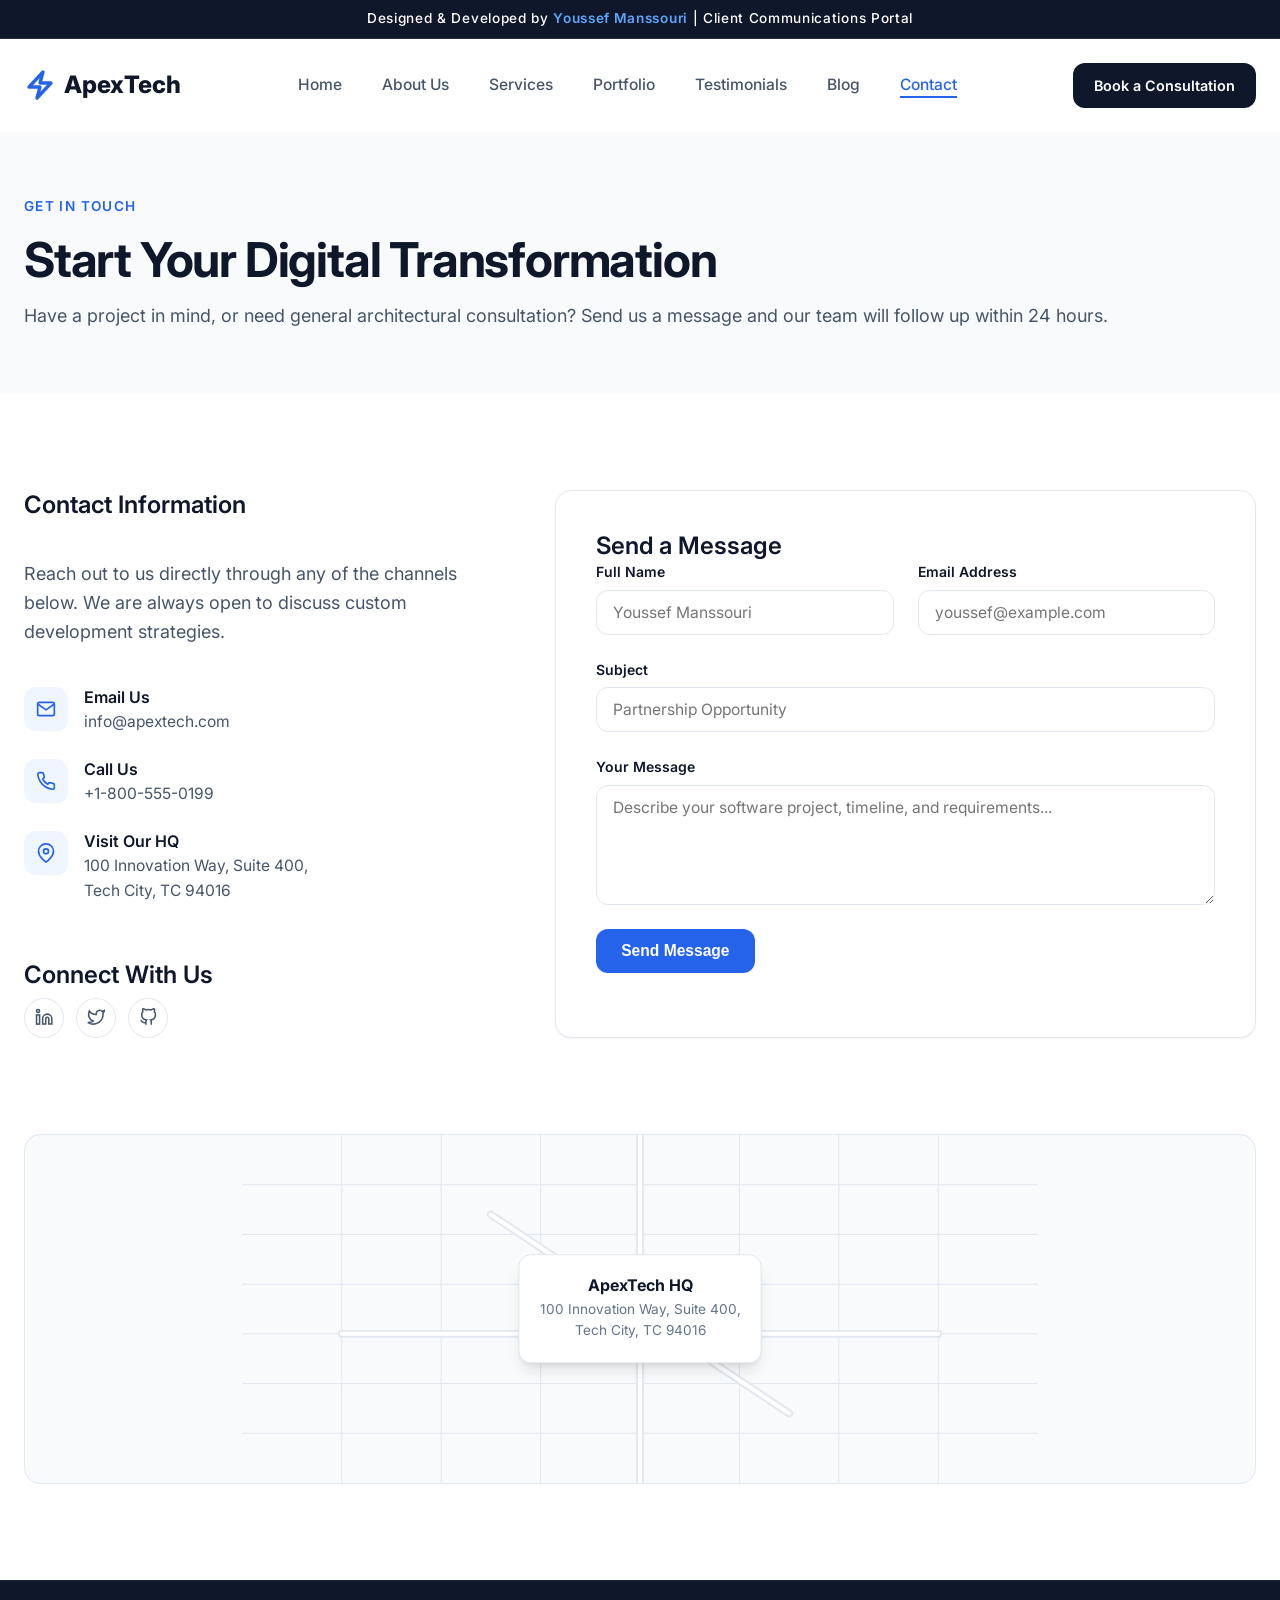
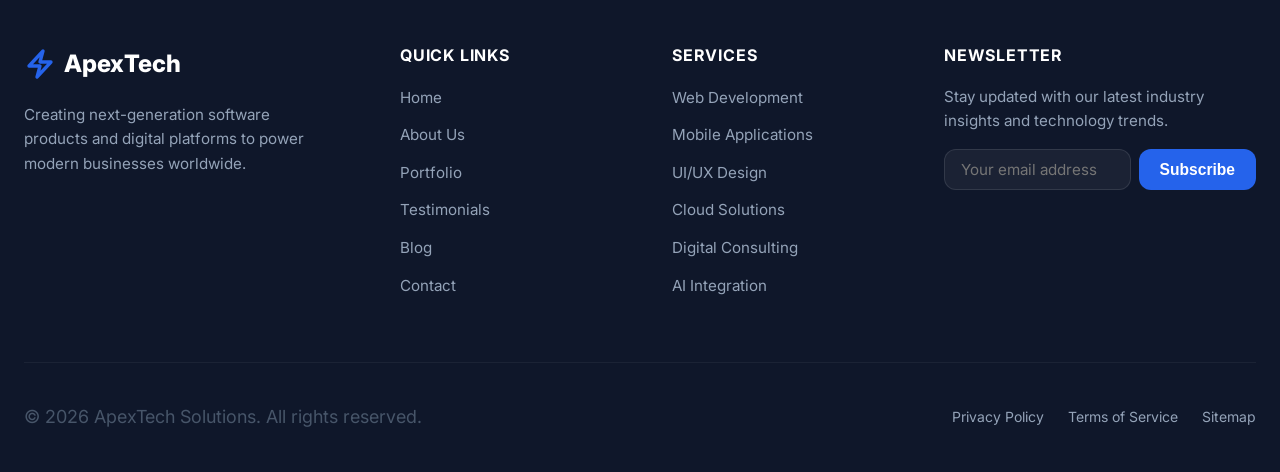
<file: contact.html>
<!DOCTYPE html>
<html lang="en">
<head>
  <meta charset="UTF-8">
  <meta name="viewport" content="width=device-width, initial-scale=1.0">
  
  <!-- SEO Meta Tags -->
  <title>Contact Us | ApexTech | Book a Consultation</title>
  <meta name="description" content="Get in touch with ApexTech's technology consulting and software engineering team. Send a message or call to book a consultation today.">
  <link rel="canonical" href="https://youssef-manssouri-tech.com/contact.html">
  
  <!-- Open Graph -->
  <meta property="og:type" content="website">
  <meta property="og:url" content="https://youssef-manssouri-tech.com/contact.html">
  <meta property="og:title" content="Contact Us | ApexTech | Book a Consultation">
  <meta property="og:description" content="Have a project in mind? Contact our engineering team to request a technology roadmap and product proposal.">
  <meta property="og:image" content="https://youssef-manssouri-tech.com/images/og-contact.jpg">

  <!-- Stylesheet -->
  <link rel="stylesheet" href="css/style.css">
</head>
<body>

  <!-- Designed By Announcement Banner -->
  <div class="top-banner">
    Designed & Developed by <span>Youssef Manssouri</span> | Client Communications Portal
  </div>

  <!-- Header / Navigation -->
  <header>
    <div class="container">
      <nav class="navbar" aria-label="Main Navigation">
        <a href="index.html" class="logo" aria-label="ApexTech Home">
          <svg xmlns="http://www.w3.org/2000/svg" fill="none" viewBox="0 0 24 24" stroke-width="2.5" stroke="currentColor" aria-hidden="true">
            <path stroke-linecap="round" stroke-linejoin="round" d="M3.75 13.5l10.5-11.25L12 10.5h8.25L9.75 21.75 12 13.5H3.75z" />
          </svg>
          ApexTech
        </a>
        <ul class="nav-links">
          <li><a href="index.html" class="nav-link">Home</a></li>
          <li><a href="about.html" class="nav-link">About Us</a></li>
          <li><a href="services.html" class="nav-link">Services</a></li>
          <li><a href="portfolio.html" class="nav-link">Portfolio</a></li>
          <li><a href="testimonials.html" class="nav-link">Testimonials</a></li>
          <li><a href="blog.html" class="nav-link">Blog</a></li>
          <li><a href="contact.html" class="nav-link active">Contact</a></li>
        </ul>
        <div class="nav-cta">
          <a href="contact.html" class="btn btn-cta">Book a Consultation</a>
        </div>
        <button class="mobile-toggle" aria-label="Toggle navigation menu" aria-expanded="false">
          <span></span>
          <span></span>
          <span></span>
        </button>
      </nav>
    </div>
  </header>

  <main>
    <!-- Subpage Banner -->
    <section class="section section-bg" aria-labelledby="contact-banner-title" style="padding-top: var(--spacing-xl); padding-bottom: var(--spacing-xl);">
      <div class="container">
        <div class="section-header" style="margin-bottom: 0; text-align: left; max-width: 100%;">
          <span class="section-tag">Get in Touch</span>
          <h1 id="contact-banner-title">Start Your Digital Transformation</h1>
          <p>Have a project in mind, or need general architectural consultation? Send us a message and our team will follow up within 24 hours.</p>
        </div>
      </div>
    </section>

    <!-- Contact Content Layout -->
    <section class="section" aria-labelledby="contact-details-heading">
      <div class="container">
        <h2 id="contact-details-heading" class="visually-hidden" style="display:none;">Contact Details & Inquiry Form</h2>
        
        <div class="contact-layout">
          <!-- Left Panel: Information -->
          <div class="contact-info-panel">
            <h3>Contact Information</h3>
            <p>Reach out to us directly through any of the channels below. We are always open to discuss custom development strategies.</p>
            
            <ul class="contact-info-list">
              <!-- Email -->
              <li class="contact-info-item">
                <div class="contact-icon-wrapper" aria-hidden="true">
                  <svg viewBox="0 0 24 24" fill="none" stroke="currentColor" stroke-width="2">
                    <path d="M4 4h16c1.1 0 2 .9 2 2v12c0 1.1-.9 2-2 2H4c-1.1 0-2-.9-2-2V6c0-1.1.9-2 2-2z"/>
                    <polyline points="22,6 12,13 2,6"/>
                  </svg>
                </div>
                <div class="contact-info-text">
                  <h4>Email Us</h4>
                  <a href="mailto:info@apextech.com">info@apextech.com</a>
                </div>
              </li>
              
              <!-- Phone -->
              <li class="contact-info-item">
                <div class="contact-icon-wrapper" aria-hidden="true">
                  <svg viewBox="0 0 24 24" fill="none" stroke="currentColor" stroke-width="2">
                    <path d="M22 16.92v3a2 2 0 0 1-2.18 2 19.79 19.79 0 0 1-8.63-3.07 19.5 19.5 0 0 1-6-6 19.79 19.79 0 0 1-3.07-8.67A2 2 0 0 1 4.11 2h3a2 2 0 0 1 2 1.72 12.84 12.84 0 0 0 .7 2.81 2 2 0 0 1-.45 2.11L8.09 9.91a16 16 0 0 0 6 6l1.27-1.27a2 2 0 0 1 2.11-.45 12.84 12.84 0 0 0 2.81.7A2 2 0 0 1 22 16.92z"/>
                  </svg>
                </div>
                <div class="contact-info-text">
                  <h4>Call Us</h4>
                  <a href="tel:+18005550199">+1-800-555-0199</a>
                </div>
              </li>

              <!-- Address -->
              <li class="contact-info-item">
                <div class="contact-icon-wrapper" aria-hidden="true">
                  <svg viewBox="0 0 24 24" fill="none" stroke="currentColor" stroke-width="2">
                    <path d="M21 10c0 7-9 13-9 13s-9-6-9-13a9 9 0 0 1 18 0z"/>
                    <circle cx="12" cy="10" r="3"/>
                  </svg>
                </div>
                <div class="contact-info-text">
                  <h4>Visit Our HQ</h4>
                  <p>100 Innovation Way, Suite 400,<br>Tech City, TC 94016</p>
                </div>
              </li>
            </ul>

            <!-- Social Links -->
            <div style="margin-top: 1rem;">
              <h3>Connect With Us</h3>
              <ul class="social-links">
                <li>
                  <a href="https://linkedin.com" class="social-link-btn" aria-label="LinkedIn" target="_blank" rel="noopener">
                    <svg viewBox="0 0 24 24" fill="none" stroke="currentColor" stroke-width="2">
                      <path d="M16 8a6 6 0 0 1 6 6v7h-4v-7a2 2 0 0 0-2-2 2 2 0 0 0-2 2v7h-4v-7a6 6 0 0 1 6-6z"/>
                      <rect x="2" y="9" width="4" height="12"/>
                      <circle cx="4" cy="4" r="2"/>
                    </svg>
                  </a>
                </li>
                <li>
                  <a href="https://twitter.com" class="social-link-btn" aria-label="Twitter" target="_blank" rel="noopener">
                    <svg viewBox="0 0 24 24" fill="none" stroke="currentColor" stroke-width="2">
                      <path d="M23 3a10.9 10.9 0 0 1-3.14 1.53 4.48 4.48 0 0 0-7.86 3v1A10.66 10.66 0 0 1 3 4s-4 9 5 13a11.64 11.64 0 0 1-7 2c9 5 20 0 20-11.5a4.5 4.5 0 0 0-.08-.83A7.72 7.72 0 0 0 23 3z"/>
                    </svg>
                  </a>
                </li>
                <li>
                  <a href="https://github.com" class="social-link-btn" aria-label="GitHub" target="_blank" rel="noopener">
                    <svg viewBox="0 0 24 24" fill="none" stroke="currentColor" stroke-width="2">
                      <path d="M9 19c-5 1.5-5-2.5-7-3m14 6v-3.87a3.37 3.37 0 0 0-.94-2.61c3.14-.35 6.44-1.54 6.44-7A5.44 5.44 0 0 0 20 4.77 5.07 5.07 0 0 0 19.91 1S18.73.65 16 2.48a13.38 13.38 0 0 0-7 0C6.27.65 5.09 1 5.09 1A5.07 5.07 0 0 0 5 4.77a5.44 5.44 0 0 0-1.5 3.78c0 5.42 3.3 6.61 6.44 7A3.37 3.37 0 0 0 9 18.13V22"/>
                    </svg>
                  </a>
                </li>
              </ul>
            </div>
          </div>

          <!-- Right Panel: Contact Form -->
          <div class="contact-form-panel">
            <h3>Send a Message</h3>
            <div id="formMessage" class="form-message"></div>
            
            <form id="contactForm" class="contact-form" novalidate>
              <div class="form-group">
                <label for="name">Full Name</label>
                <input type="text" id="name" class="form-input" placeholder="Youssef Manssouri" required>
              </div>
              <div class="form-group">
                <label for="email">Email Address</label>
                <input type="email" id="email" class="form-input" placeholder="youssef@example.com" required>
              </div>
              <div class="form-group full-width">
                <label for="subject">Subject</label>
                <input type="text" id="subject" class="form-input" placeholder="Partnership Opportunity" required>
              </div>
              <div class="form-group full-width">
                <label for="message">Your Message</label>
                <textarea id="message" class="form-textarea" placeholder="Describe your software project, timeline, and requirements..." required></textarea>
              </div>
              <button type="submit" class="btn btn-primary form-submit-btn">Send Message</button>
            </form>
          </div>
        </div>

        <!-- Custom Aesthetic Map Illustration -->
        <div class="map-container" aria-label="HQ Location Map">
          <svg width="100%" height="100%" viewBox="0 0 800 350" fill="none" xmlns="http://www.w3.org/2000/svg">
            <!-- Grid Lines for Aesthetic Tech/Engineering Theme -->
            <rect width="800" height="350" fill="#F8FAFC"/>
            <path d="M0 50h800M0 100h800M0 150h800M0 200h800M0 250h800M0 300h800" stroke="#E2E8F0" stroke-width="1"/>
            <path d="M100 0v350M200 0v350M300 0v350M400 0v350M500 0v350M600 0v350M700 0v350" stroke="#E2E8F0" stroke-width="1"/>
            
            <!-- Abstract roads -->
            <path d="M100 200h600M400 0v350M250 80l300 200" stroke="#E2E8F0" stroke-width="8" stroke-linecap="round"/>
            <path d="M100 200h600M400 0v350M250 80l300 200" stroke="#FFFFFF" stroke-width="4" stroke-linecap="round"/>
            
            <!-- Location Indicator Circle -->
            <circle cx="400" cy="180" r="30" fill="#2563EB" fill-opacity="0.15"/>
            <circle cx="400" cy="180" r="10" fill="#2563EB"/>
            <circle cx="400" cy="180" r="4" fill="#FFFFFF"/>
          </svg>
          
          <!-- Map Marker Card -->
          <div class="map-card-popup">
            <h4>ApexTech HQ</h4>
            <p>100 Innovation Way, Suite 400,<br>Tech City, TC 94016</p>
          </div>
        </div>

      </div>
    </section>
  </main>

  <!-- Footer -->
  <footer>
    <div class="container">
      <div class="footer-grid">
        <div class="footer-brand">
          <a href="index.html" class="logo">
            <svg xmlns="http://www.w3.org/2000/svg" fill="none" viewBox="0 0 24 24" stroke-width="2.5" stroke="currentColor">
              <path stroke-linecap="round" stroke-linejoin="round" d="M3.75 13.5l10.5-11.25L12 10.5h8.25L9.75 21.75 12 13.5H3.75z" />
            </svg>
            ApexTech
          </a>
          <p>Creating next-generation software products and digital platforms to power modern businesses worldwide.</p>
        </div>
        <div class="footer-col">
          <h4>Quick Links</h4>
          <ul class="footer-links">
            <li class="footer-link"><a href="index.html">Home</a></li>
            <li class="footer-link"><a href="about.html">About Us</a></li>
            <li class="footer-link"><a href="portfolio.html">Portfolio</a></li>
            <li class="footer-link"><a href="testimonials.html">Testimonials</a></li>
            <li class="footer-link"><a href="blog.html">Blog</a></li>
            <li class="footer-link"><a href="contact.html">Contact</a></li>
          </ul>
        </div>
        <div class="footer-col">
          <h4>Services</h4>
          <ul class="footer-links">
            <li class="footer-link"><a href="services.html">Web Development</a></li>
            <li class="footer-link"><a href="services.html">Mobile Applications</a></li>
            <li class="footer-link"><a href="services.html">UI/UX Design</a></li>
            <li class="footer-link"><a href="services.html">Cloud Solutions</a></li>
            <li class="footer-link"><a href="services.html">Digital Consulting</a></li>
            <li class="footer-link"><a href="services.html">AI Integration</a></li>
          </ul>
        </div>
        <div class="footer-col">
          <h4>Newsletter</h4>
          <div class="footer-newsletter">
            <p>Stay updated with our latest industry insights and technology trends.</p>
            <form class="newsletter-form" id="newsletterForm">
              <input type="email" placeholder="Your email address" class="newsletter-input" required aria-label="Email address">
              <button type="submit" class="btn btn-primary newsletter-btn">Subscribe</button>
            </form>
          </div>
        </div>
      </div>
      <div class="footer-bottom">
        <p>&copy; 2026 ApexTech Solutions. All rights reserved.</p>
        <ul class="footer-legal-links">
          <li><a href="#">Privacy Policy</a></li>
          <li><a href="#">Terms of Service</a></li>
          <li><a href="sitemap.xml">Sitemap</a></li>
        </ul>
      </div>
    </div>
  </footer>

  <!-- Scripts -->
  <script src="js/main.js"></script>
</body>
</html>
</file>
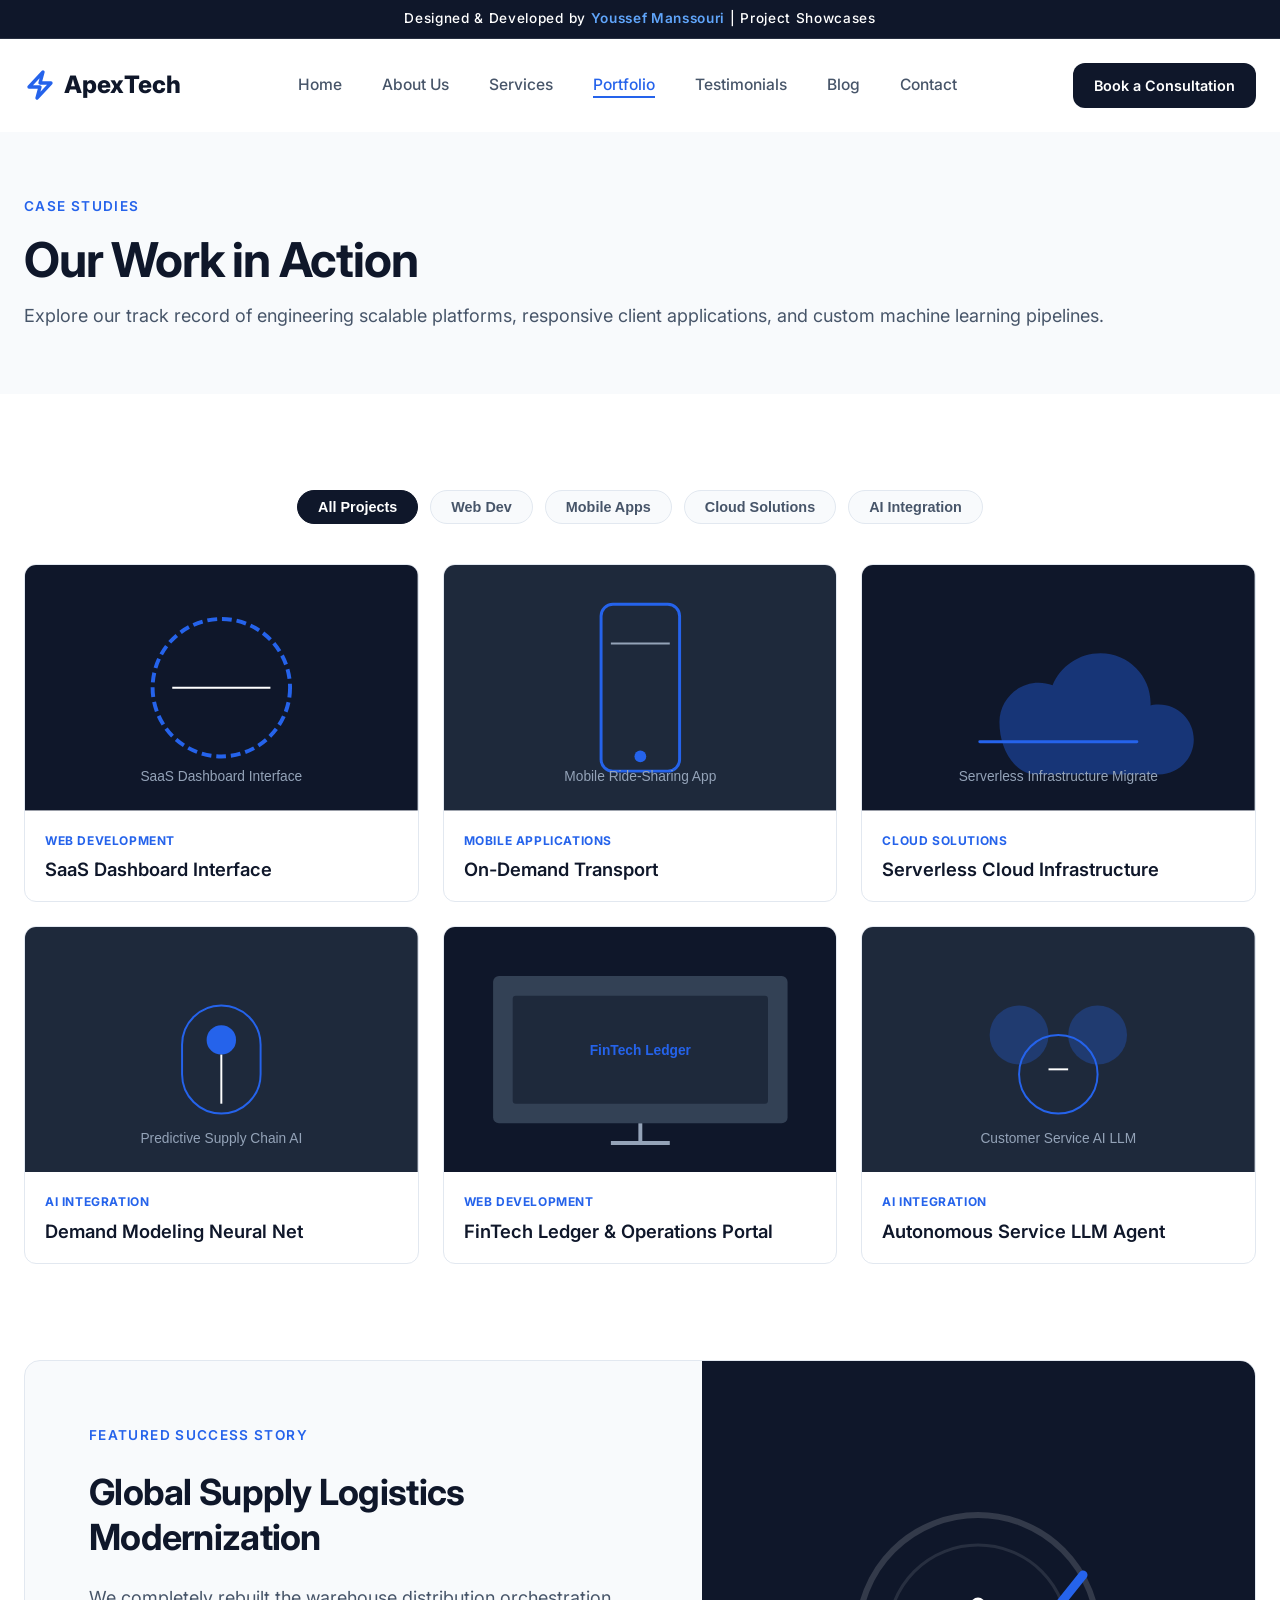
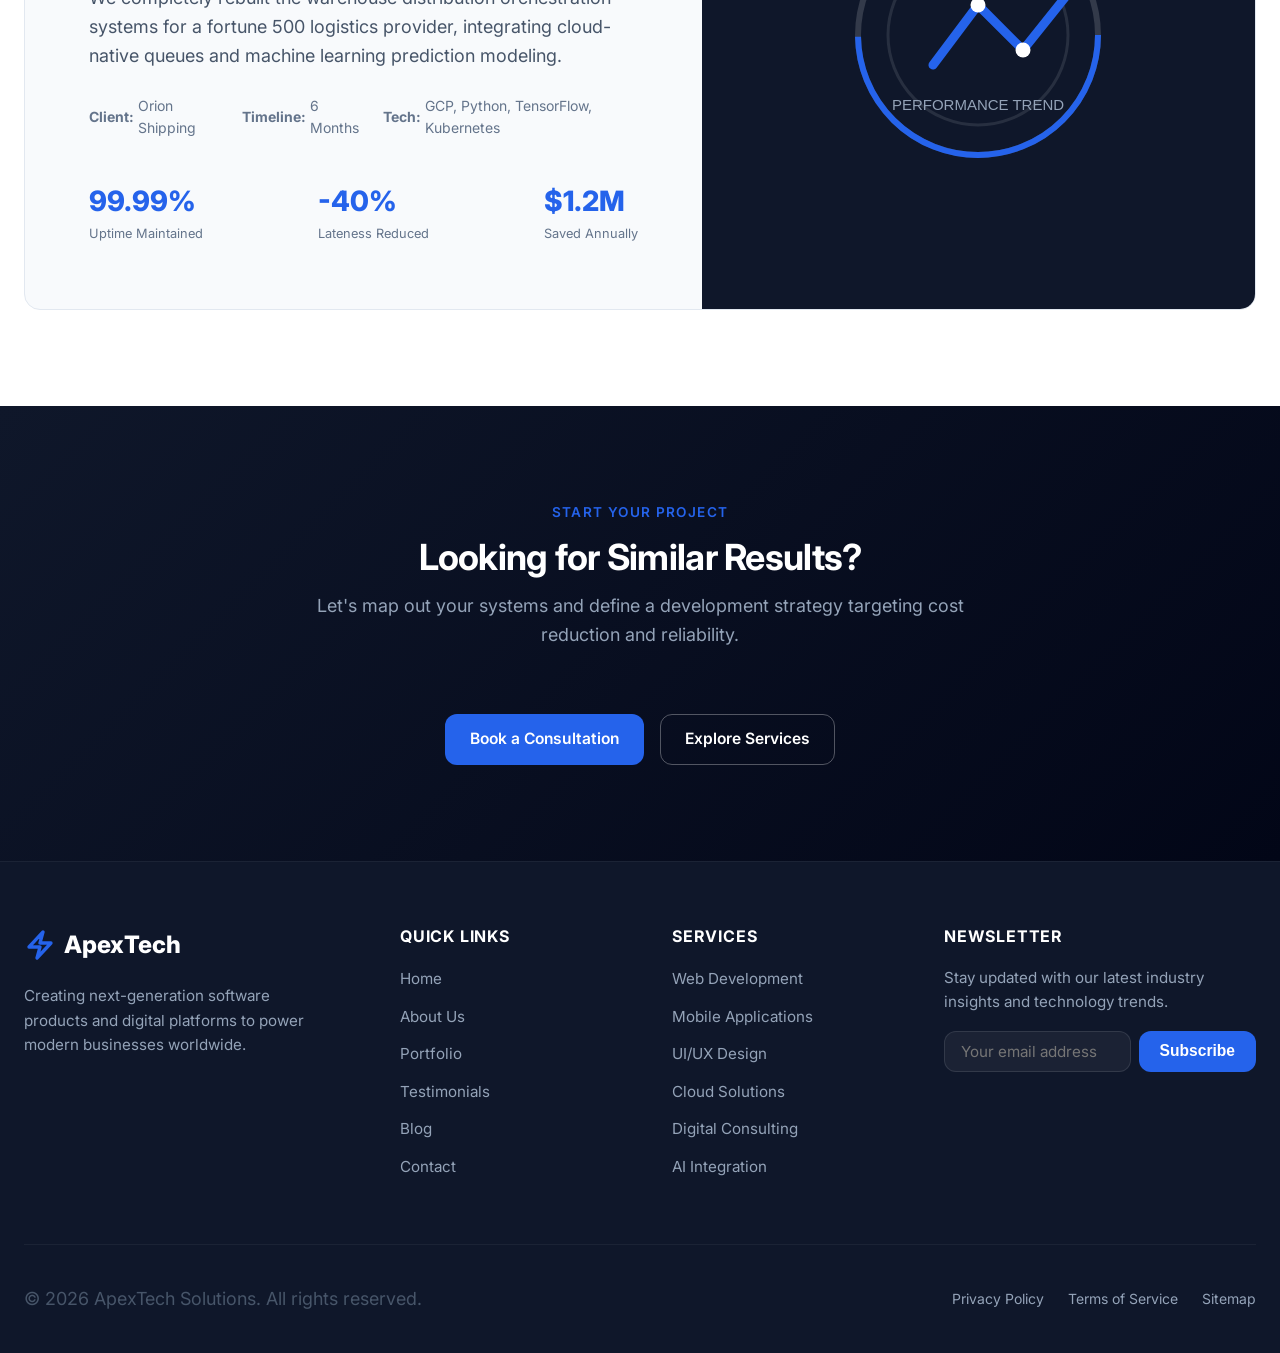
<file: portfolio.html>
<!DOCTYPE html>
<html lang="en">
<head>
  <meta charset="UTF-8">
  <meta name="viewport" content="width=device-width, initial-scale=1.0">
  
  <!-- SEO Meta Tags -->
  <title>Our Portfolio | ApexTech | Engineering Case Studies</title>
  <meta name="description" content="View ApexTech's client projects and success stories. Filter by Web Development, Mobile Applications, Cloud Solutions, and AI Integrations.">
  <link rel="canonical" href="https://youssef-manssouri-tech.com/portfolio.html">
  
  <!-- Open Graph -->
  <meta property="og:type" content="website">
  <meta property="og:url" content="https://youssef-manssouri-tech.com/portfolio.html">
  <meta property="og:title" content="Our Portfolio | ApexTech | Case Studies">
  <meta property="og:description" content="Discover how we've helped clients scale with customized software platforms and machine learning solutions.">
  <meta property="og:image" content="https://youssef-manssouri-tech.com/images/og-portfolio.jpg">

  <!-- Stylesheet -->
  <link rel="stylesheet" href="css/style.css">
</head>
<body>

  <!-- Designed By Announcement Banner -->
  <div class="top-banner">
    Designed & Developed by <span>Youssef Manssouri</span> | Project Showcases
  </div>

  <!-- Header / Navigation -->
  <header>
    <div class="container">
      <nav class="navbar" aria-label="Main Navigation">
        <a href="index.html" class="logo" aria-label="ApexTech Home">
          <svg xmlns="http://www.w3.org/2000/svg" fill="none" viewBox="0 0 24 24" stroke-width="2.5" stroke="currentColor" aria-hidden="true">
            <path stroke-linecap="round" stroke-linejoin="round" d="M3.75 13.5l10.5-11.25L12 10.5h8.25L9.75 21.75 12 13.5H3.75z" />
          </svg>
          ApexTech
        </a>
        <ul class="nav-links">
          <li><a href="index.html" class="nav-link">Home</a></li>
          <li><a href="about.html" class="nav-link">About Us</a></li>
          <li><a href="services.html" class="nav-link">Services</a></li>
          <li><a href="portfolio.html" class="nav-link active">Portfolio</a></li>
          <li><a href="testimonials.html" class="nav-link">Testimonials</a></li>
          <li><a href="blog.html" class="nav-link">Blog</a></li>
          <li><a href="contact.html" class="nav-link">Contact</a></li>
        </ul>
        <div class="nav-cta">
          <a href="contact.html" class="btn btn-cta">Book a Consultation</a>
        </div>
        <button class="mobile-toggle" aria-label="Toggle navigation menu" aria-expanded="false">
          <span></span>
          <span></span>
          <span></span>
        </button>
      </nav>
    </div>
  </header>

  <main>
    <!-- Subpage Banner -->
    <section class="section section-bg" aria-labelledby="portfolio-banner-title" style="padding-top: var(--spacing-xl); padding-bottom: var(--spacing-xl);">
      <div class="container">
        <div class="section-header" style="margin-bottom: 0; text-align: left; max-width: 100%;">
          <span class="section-tag">Case Studies</span>
          <h1 id="portfolio-banner-title">Our Work in Action</h1>
          <p>Explore our track record of engineering scalable platforms, responsive client applications, and custom machine learning pipelines.</p>
        </div>
      </div>
    </section>

    <!-- Project Gallery Section -->
    <section class="section" aria-labelledby="gallery-title">
      <div class="container">
        <h2 id="gallery-title" class="visually-hidden" style="display:none;">Project Gallery</h2>
        
        <!-- Filter Controls -->
        <div class="portfolio-filters" role="group" aria-label="Project category filters">
          <button class="filter-btn active" data-filter="all">All Projects</button>
          <button class="filter-btn" data-filter="web">Web Dev</button>
          <button class="filter-btn" data-filter="mobile">Mobile Apps</button>
          <button class="filter-btn" data-filter="cloud">Cloud Solutions</button>
          <button class="filter-btn" data-filter="ai">AI Integration</button>
        </div>

        <!-- Project Grid -->
        <div class="portfolio-grid">
          
          <!-- Project 1 (Web) -->
          <article class="portfolio-item" data-category="web" style="opacity: 1; transition: all 0.3s ease;">
            <div class="portfolio-thumb">
              <svg width="100%" height="100%" viewBox="0 0 400 250" fill="none" xmlns="http://www.w3.org/2000/svg">
                <rect width="400" height="250" fill="#0F172A"/>
                <circle cx="200" cy="125" r="70" stroke="#2563EB" stroke-width="4" stroke-dasharray="10 5"/>
                <path d="M150 125H250" stroke="#FFFFFF" stroke-width="2"/>
                <text x="200" y="220" fill="#94A3B8" font-family="sans-serif" font-size="14" text-anchor="middle">SaaS Dashboard Interface</text>
              </svg>
              <div class="portfolio-overlay">
                <div class="portfolio-overlay-info">
                  <h4>SaaS Management System</h4>
                  <p>Enterprise subscription billing and metrics management platform.</p>
                  <span class="btn btn-outline-white" style="padding: 6px 12px; font-size: 0.8rem;">Explore Architecture</span>
                </div>
              </div>
            </div>
            <div class="portfolio-info">
              <span class="portfolio-category">Web Development</span>
              <h3>SaaS Dashboard Interface</h3>
            </div>
          </article>

          <!-- Project 2 (Mobile) -->
          <article class="portfolio-item" data-category="mobile" style="opacity: 1; transition: all 0.3s ease;">
            <div class="portfolio-thumb">
              <svg width="100%" height="100%" viewBox="0 0 400 250" fill="none" xmlns="http://www.w3.org/2000/svg">
                <rect width="400" height="250" fill="#1E293B"/>
                <rect x="160" y="40" width="80" height="170" rx="12" stroke="#2563EB" stroke-width="3"/>
                <circle cx="200" cy="195" r="6" fill="#2563EB"/>
                <path d="M170 80H230" stroke="#94A3B8" stroke-width="2"/>
                <text x="200" y="220" fill="#94A3B8" font-family="sans-serif" font-size="14" text-anchor="middle">Mobile Ride-Sharing App</text>
              </svg>
              <div class="portfolio-overlay">
                <div class="portfolio-overlay-info">
                  <h4>On-Demand Logistics</h4>
                  <p>Real-time location matching engine and mobile client app.</p>
                  <span class="btn btn-outline-white" style="padding: 6px 12px; font-size: 0.8rem;">Explore Architecture</span>
                </div>
              </div>
            </div>
            <div class="portfolio-info">
              <span class="portfolio-category">Mobile Applications</span>
              <h3>On-Demand Transport</h3>
            </div>
          </article>

          <!-- Project 3 (Cloud) -->
          <article class="portfolio-item" data-category="cloud" style="opacity: 1; transition: all 0.3s ease;">
            <div class="portfolio-thumb">
              <svg width="100%" height="100%" viewBox="0 0 400 250" fill="none" xmlns="http://www.w3.org/2000/svg">
                <rect width="400" height="250" fill="#0F172A"/>
                <path d="M140 160C140 137.909 157.909 120 180 120C184.974 120 189.743 120.909 194.137 122.569C202.04 103.351 220.941 90 243.077 90C271.201 90 294 112.799 294 140.923C294 141.621 293.986 142.316 293.957 143.007C295.938 142.348 298.053 142 302.308 142C322.02 142 338 157.98 338 177.692C338 197.404 322.02 213.385 302.308 213.385H177.692C156.875 213.385 140 189.557 140 160Z" fill="#2563EB" opacity="0.4"/>
                <path d="M120 180h160" stroke="#2563EB" stroke-width="3" stroke-linecap="round"/>
                <text x="200" y="220" fill="#94A3B8" font-family="sans-serif" font-size="14" text-anchor="middle">Serverless Infrastructure Migrate</text>
              </svg>
              <div class="portfolio-overlay">
                <div class="portfolio-overlay-info">
                  <h4>Cloud Orchestration</h4>
                  <p>Global multi-region cloud migration with zero system downtime.</p>
                  <span class="btn btn-outline-white" style="padding: 6px 12px; font-size: 0.8rem;">Explore Architecture</span>
                </div>
              </div>
            </div>
            <div class="portfolio-info">
              <span class="portfolio-category">Cloud Solutions</span>
              <h3>Serverless Cloud Infrastructure</h3>
            </div>
          </article>

          <!-- Project 4 (AI) -->
          <article class="portfolio-item" data-category="ai" style="opacity: 1; transition: all 0.3s ease;">
            <div class="portfolio-thumb">
              <svg width="100%" height="100%" viewBox="0 0 400 250" fill="none" xmlns="http://www.w3.org/2000/svg">
                <rect width="400" height="250" fill="#1E293B"/>
                <path d="M160 120C160 97.9086 177.909 80 200 80C222.091 80 240 97.9086 240 120V150C240 172.091 222.091 190 200 190C177.909 190 160 172.091 160 150V120Z" stroke="#2563EB" stroke-width="2"/>
                <circle cx="200" cy="115" r="15" fill="#2563EB"/>
                <line x1="200" y1="130" x2="200" y2="180" stroke="#FFFFFF" stroke-width="2"/>
                <text x="200" y="220" fill="#94A3B8" font-family="sans-serif" font-size="14" text-anchor="middle">Predictive Supply Chain AI</text>
              </svg>
              <div class="portfolio-overlay">
                <div class="portfolio-overlay-info">
                  <h4>Neural Demand Modeler</h4>
                  <p>Predictive analysis models reducing warehouse supply discrepancies.</p>
                  <span class="btn btn-outline-white" style="padding: 6px 12px; font-size: 0.8rem;">Explore Architecture</span>
                </div>
              </div>
            </div>
            <div class="portfolio-info">
              <span class="portfolio-category">AI Integration</span>
              <h3>Demand Modeling Neural Net</h3>
            </div>
          </article>

          <!-- Project 5 (Web) -->
          <article class="portfolio-item" data-category="web" style="opacity: 1; transition: all 0.3s ease;">
            <div class="portfolio-thumb">
              <svg width="100%" height="100%" viewBox="0 0 400 250" fill="none" xmlns="http://www.w3.org/2000/svg">
                <rect width="400" height="250" fill="#0F172A"/>
                <rect x="50" y="50" width="300" height="150" rx="6" fill="#334155"/>
                <rect x="70" y="70" width="260" height="110" rx="3" fill="#1E293B"/>
                <line x1="200" y1="200" x2="200" y2="220" stroke="#94A3B8" stroke-width="4"/>
                <line x1="170" y1="220" x2="230" y2="220" stroke="#94A3B8" stroke-width="4"/>
                <text x="200" y="130" fill="#2563EB" font-family="sans-serif" font-weight="bold" font-size="14" text-anchor="middle">FinTech Ledger</text>
              </svg>
              <div class="portfolio-overlay">
                <div class="portfolio-overlay-info">
                  <h4>Transactional Vault</h4>
                  <p>Encrypted peer-to-peer enterprise financial transactions portal.</p>
                  <span class="btn btn-outline-white" style="padding: 6px 12px; font-size: 0.8rem;">Explore Architecture</span>
                </div>
              </div>
            </div>
            <div class="portfolio-info">
              <span class="portfolio-category">Web Development</span>
              <h3>FinTech Ledger & Operations Portal</h3>
            </div>
          </article>

          <!-- Project 6 (AI) -->
          <article class="portfolio-item" data-category="ai" style="opacity: 1; transition: all 0.3s ease;">
            <div class="portfolio-thumb">
              <svg width="100%" height="100%" viewBox="0 0 400 250" fill="none" xmlns="http://www.w3.org/2000/svg">
                <rect width="400" height="250" fill="#1E293B"/>
                <circle cx="160" cy="110" r="30" fill="#2563EB" opacity="0.3"/>
                <circle cx="240" cy="110" r="30" fill="#2563EB" opacity="0.3"/>
                <circle cx="200" cy="150" r="40" stroke="#2563EB" stroke-width="2"/>
                <path d="M190 145h20" stroke="#FFFFFF" stroke-width="2"/>
                <text x="200" y="220" fill="#94A3B8" font-family="sans-serif" font-size="14" text-anchor="middle">Customer Service AI LLM</text>
              </svg>
              <div class="portfolio-overlay">
                <div class="portfolio-overlay-info">
                  <h4>AI Assistant Pipeline</h4>
                  <p>Fine-tuned custom model handling automated customer support tickets.</p>
                  <span class="btn btn-outline-white" style="padding: 6px 12px; font-size: 0.8rem;">Explore Architecture</span>
                </div>
              </div>
            </div>
            <div class="portfolio-info">
              <span class="portfolio-category">AI Integration</span>
              <h3>Autonomous Service LLM Agent</h3>
            </div>
          </article>

        </div>

        <!-- Featured Case Study -->
        <div class="featured-case-study">
          <div class="case-study-grid">
            <div class="case-study-content">
              <span class="section-tag">Featured Success Story</span>
              <h2>Global Supply Logistics Modernization</h2>
              <p>We completely rebuilt the warehouse distribution orchestration systems for a fortune 500 logistics provider, integrating cloud-native queues and machine learning prediction modeling.</p>
              
              <div class="case-study-meta">
                <span>
                  <strong>Client:</strong> Orion Shipping
                </span>
                <span>
                  <strong>Timeline:</strong> 6 Months
                </span>
                <span>
                  <strong>Tech:</strong> GCP, Python, TensorFlow, Kubernetes
                </span>
              </div>
              
              <div class="stats-bar" style="margin-top: 1rem; border-top: none; padding-top: 0;">
                <div class="stat-item">
                  <span style="font-size: 1.75rem; font-weight: 800; color: var(--accent-color);">99.99%</span>
                  <span style="font-size: 0.8rem; color: var(--text-light);">Uptime Maintained</span>
                </div>
                <div class="stat-item">
                  <span style="font-size: 1.75rem; font-weight: 800; color: var(--accent-color);">-40%</span>
                  <span style="font-size: 0.8rem; color: var(--text-light);">Lateness Reduced</span>
                </div>
                <div class="stat-item">
                  <span style="font-size: 1.75rem; font-weight: 800; color: var(--accent-color);">$1.2M</span>
                  <span style="font-size: 0.8rem; color: var(--text-light);">Saved Annually</span>
                </div>
              </div>
            </div>
            <div class="case-study-visual" aria-hidden="true">
              <svg width="300" height="300" viewBox="0 0 200 200" fill="none" xmlns="http://www.w3.org/2000/svg">
                <!-- Outer Ring -->
                <circle cx="100" cy="100" r="80" stroke="rgba(255, 255, 255, 0.15)" stroke-width="4"/>
                <circle cx="100" cy="100" r="80" stroke="#2563EB" stroke-width="4" stroke-dasharray="350" stroke-dashoffset="100"/>
                
                <!-- Inner Ring -->
                <circle cx="100" cy="100" r="60" stroke="rgba(255, 255, 255, 0.1)" stroke-width="2"/>
                
                <!-- Center Graphic -->
                <path d="M70 120L100 80L130 110L170 60" stroke="#2563EB" stroke-width="6" stroke-linecap="round" stroke-linejoin="round"/>
                <circle cx="100" cy="80" r="5" fill="#FFFFFF"/>
                <circle cx="130" cy="110" r="5" fill="#FFFFFF"/>
                
                <text x="100" y="150" fill="#94A3B8" font-family="sans-serif" font-size="10" text-anchor="middle">PERFORMANCE TREND</text>
              </svg>
            </div>
          </div>
        </div>

      </div>
    </section>

    <!-- Call To Action -->
    <section class="section cta-section" aria-labelledby="cta-title">
      <div class="container">
        <div class="section-header">
          <span class="section-tag">Start Your Project</span>
          <h2 id="cta-title">Looking for Similar Results?</h2>
          <p>Let's map out your systems and define a development strategy targeting cost reduction and reliability.</p>
        </div>
        <div class="cta-buttons">
          <a href="contact.html" class="btn btn-primary">Book a Consultation</a>
          <a href="services.html" class="btn btn-outline-white">Explore Services</a>
        </div>
      </div>
    </section>
  </main>

  <!-- Footer -->
  <footer>
    <div class="container">
      <div class="footer-grid">
        <div class="footer-brand">
          <a href="index.html" class="logo">
            <svg xmlns="http://www.w3.org/2000/svg" fill="none" viewBox="0 0 24 24" stroke-width="2.5" stroke="currentColor">
              <path stroke-linecap="round" stroke-linejoin="round" d="M3.75 13.5l10.5-11.25L12 10.5h8.25L9.75 21.75 12 13.5H3.75z" />
            </svg>
            ApexTech
          </a>
          <p>Creating next-generation software products and digital platforms to power modern businesses worldwide.</p>
        </div>
        <div class="footer-col">
          <h4>Quick Links</h4>
          <ul class="footer-links">
            <li class="footer-link"><a href="index.html">Home</a></li>
            <li class="footer-link"><a href="about.html">About Us</a></li>
            <li class="footer-link"><a href="portfolio.html">Portfolio</a></li>
            <li class="footer-link"><a href="testimonials.html">Testimonials</a></li>
            <li class="footer-link"><a href="blog.html">Blog</a></li>
            <li class="footer-link"><a href="contact.html">Contact</a></li>
          </ul>
        </div>
        <div class="footer-col">
          <h4>Services</h4>
          <ul class="footer-links">
            <li class="footer-link"><a href="services.html">Web Development</a></li>
            <li class="footer-link"><a href="services.html">Mobile Applications</a></li>
            <li class="footer-link"><a href="services.html">UI/UX Design</a></li>
            <li class="footer-link"><a href="services.html">Cloud Solutions</a></li>
            <li class="footer-link"><a href="services.html">Digital Consulting</a></li>
            <li class="footer-link"><a href="services.html">AI Integration</a></li>
          </ul>
        </div>
        <div class="footer-col">
          <h4>Newsletter</h4>
          <div class="footer-newsletter">
            <p>Stay updated with our latest industry insights and technology trends.</p>
            <form class="newsletter-form" id="newsletterForm">
              <input type="email" placeholder="Your email address" class="newsletter-input" required aria-label="Email address">
              <button type="submit" class="btn btn-primary newsletter-btn">Subscribe</button>
            </form>
          </div>
        </div>
      </div>
      <div class="footer-bottom">
        <p>&copy; 2026 ApexTech Solutions. All rights reserved.</p>
        <ul class="footer-legal-links">
          <li><a href="#">Privacy Policy</a></li>
          <li><a href="#">Terms of Service</a></li>
          <li><a href="sitemap.xml">Sitemap</a></li>
        </ul>
      </div>
    </div>
  </footer>

  <!-- Scripts -->
  <script src="js/main.js"></script>
</body>
</html>
</file>
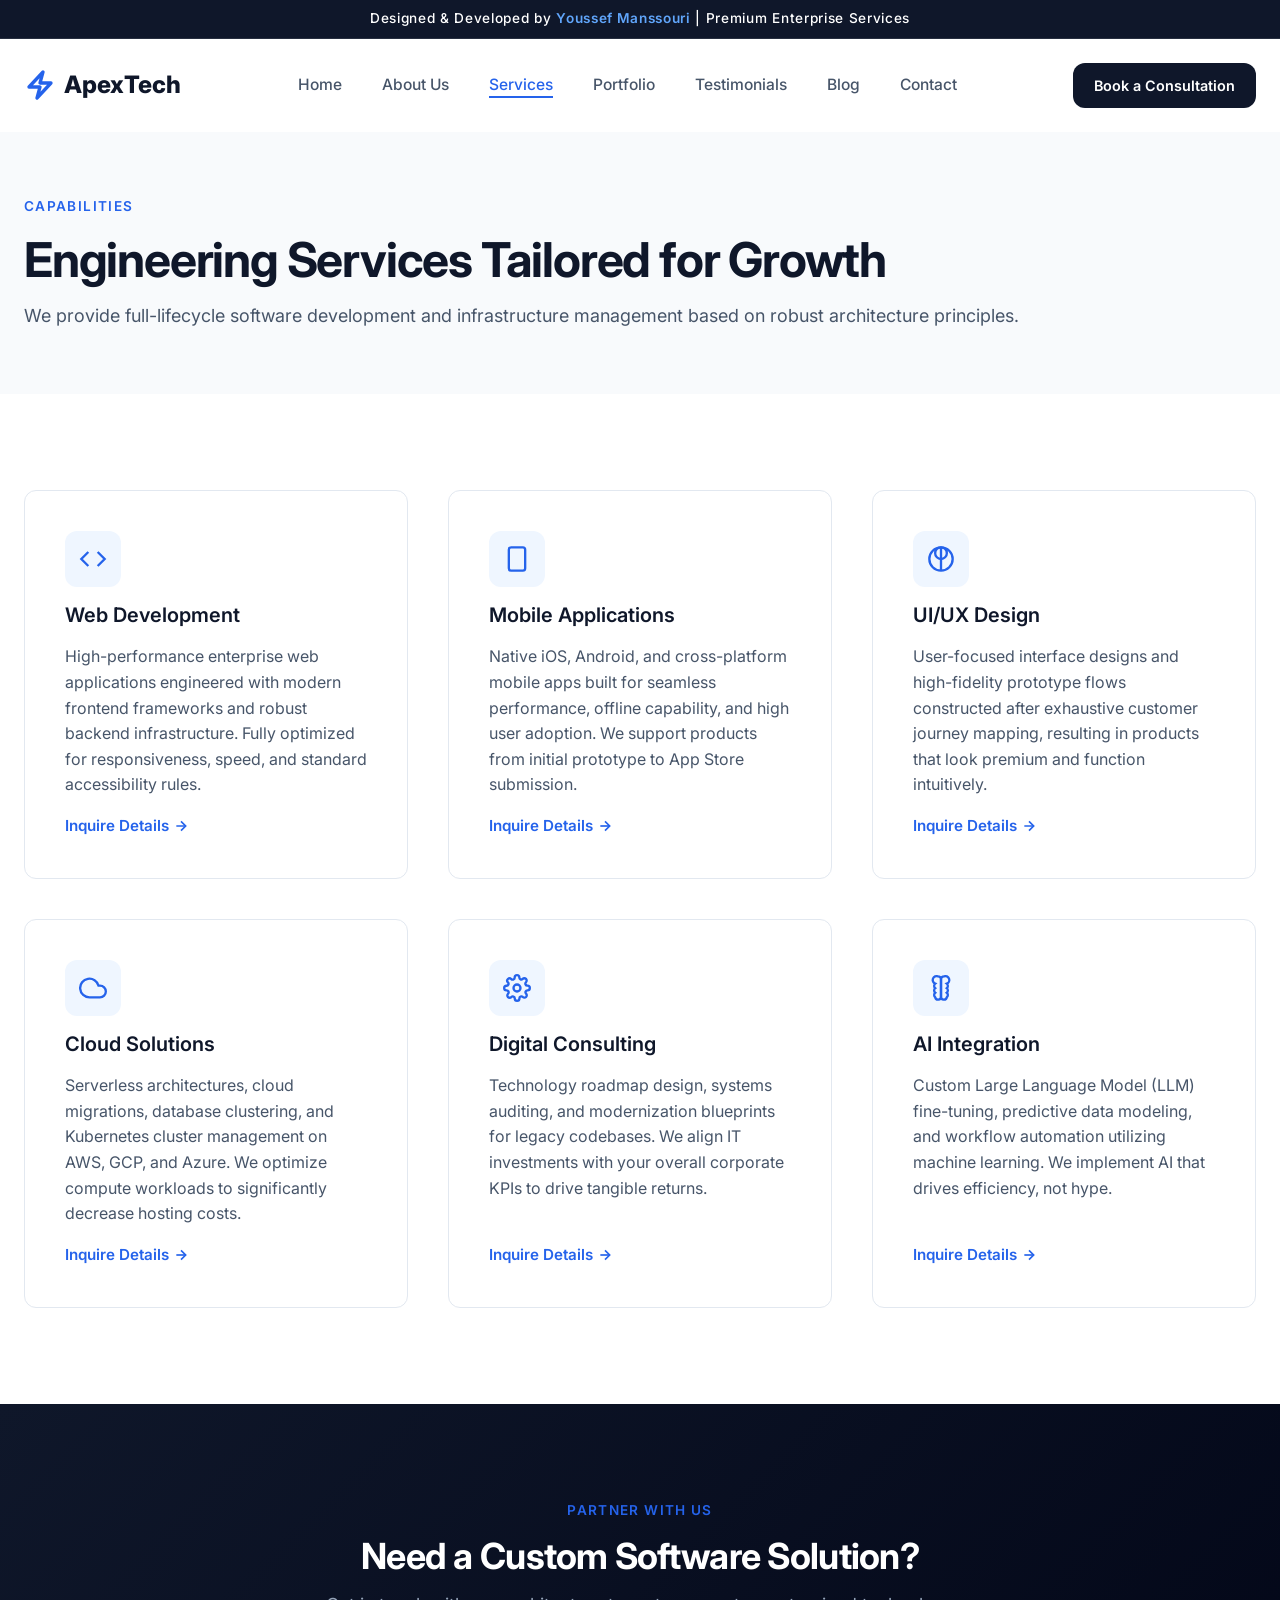
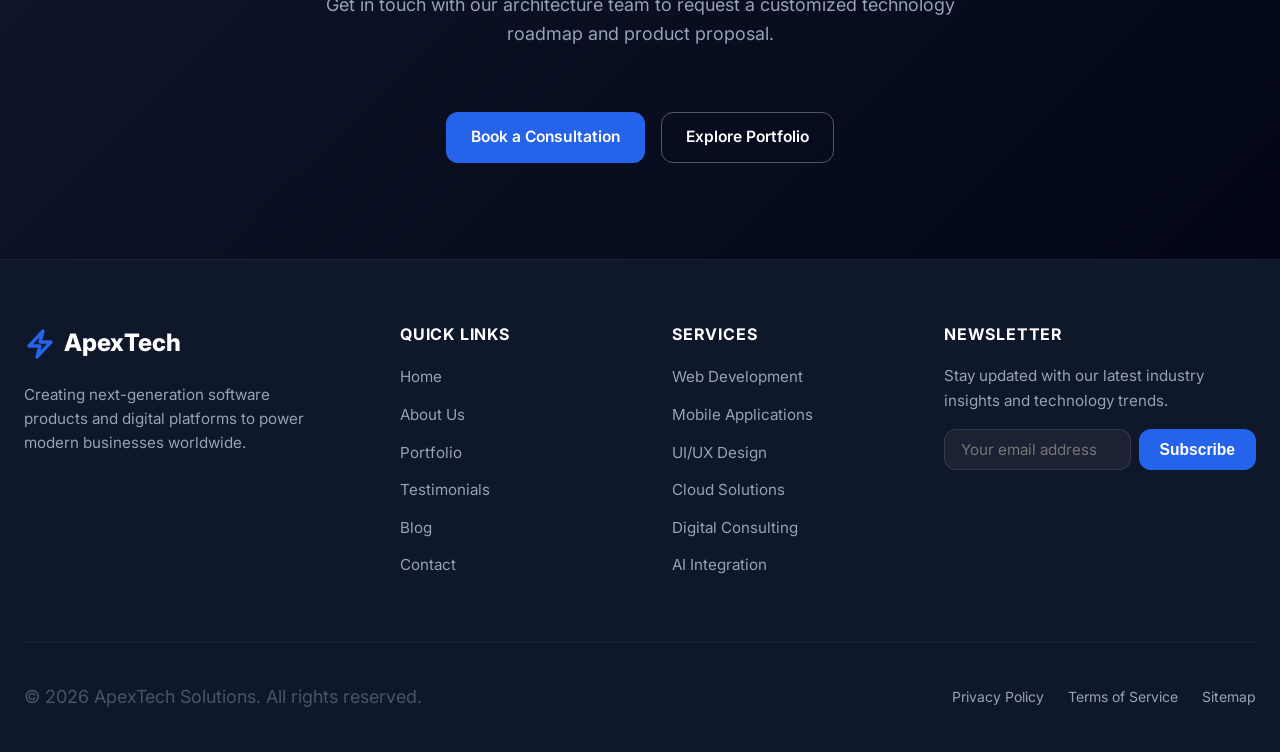
<file: services.html>
<!DOCTYPE html>
<html lang="en">
<head>
  <meta charset="UTF-8">
  <meta name="viewport" content="width=device-width, initial-scale=1.0">
  
  <!-- SEO Meta Tags -->
  <title>Our Services | ApexTech | Scalable Software & AI Solutions</title>
  <meta name="description" content="Explore ApexTech's engineering services including web development, mobile apps, UI/UX design, cloud architecture, technology consulting, and AI integration.">
  <link rel="canonical" href="https://youssef-manssouri-tech.com/services.html">
  
  <!-- Open Graph -->
  <meta property="og:type" content="website">
  <meta property="og:url" content="https://youssef-manssouri-tech.com/services.html">
  <meta property="og:title" content="Our Services | ApexTech | Scalable Software & AI Solutions">
  <meta property="og:description" content="Transform your business with Web Development, Mobile Apps, UI/UX Design, Cloud Solutions, Digital Consulting, and AI Integration.">
  <meta property="og:image" content="https://youssef-manssouri-tech.com/images/og-services.jpg">

  <!-- Stylesheet -->
  <link rel="stylesheet" href="css/style.css">
  
  <!-- Schema.org JSON-LD for Services -->
  <script type="application/ld+json">
  {
    "@context": "https://schema.org",
    "@type": "Service",
    "serviceType": "Software Development & Technology Consulting Services",
    "provider": {
      "@type": "Organization",
      "name": "ApexTech Solutions",
      "url": "https://youssef-manssouri-tech.com/"
    },
    "hasOfferCatalog": {
      "@type": "OfferCatalog",
      "name": "Technology Services Catalog",
      "itemListElement": [
        {
          "@type": "Offer",
          "itemOffered": {
            "@type": "Service",
            "name": "Web Development",
            "description": "High-performance enterprise web applications engineered with modern frontend frameworks and robust backend infrastructure."
          }
        },
        {
          "@type": "Offer",
          "itemOffered": {
            "@type": "Service",
            "name": "Mobile Applications",
            "description": "Native iOS, Android, and cross-platform mobile apps built for seamless performance and outstanding user adoption."
          }
        },
        {
          "@type": "Offer",
          "itemOffered": {
            "@type": "Service",
            "name": "UI/UX Design",
            "description": "User-focused interface designs and high-fidelity prototype flows constructed after exhaustive customer journey mapping."
          }
        },
        {
          "@type": "Offer",
          "itemOffered": {
            "@type": "Service",
            "name": "Cloud Solutions",
            "description": "Serverless architectures, cloud migrations, database clustering, and Kubernetes cluster management on AWS, GCP, and Azure."
          }
        },
        {
          "@type": "Offer",
          "itemOffered": {
            "@type": "Service",
            "name": "Digital Consulting",
            "description": "Technology roadmap design, systems auditing, and modernization blueprints for legacy codebases."
          }
        },
        {
          "@type": "Offer",
          "itemOffered": {
            "@type": "Service",
            "name": "AI Integration",
            "description": "Custom Large Language Model (LLM) fine-tuning, predictive data modeling, and workflow automation utilizing machine learning."
          }
        }
      ]
    }
  }
  </script>
</head>
<body>

  <!-- Designed By Announcement Banner -->
  <div class="top-banner">
    Designed & Developed by <span>Youssef Manssouri</span> | Premium Enterprise Services
  </div>

  <!-- Header / Navigation -->
  <header>
    <div class="container">
      <nav class="navbar" aria-label="Main Navigation">
        <a href="index.html" class="logo" aria-label="ApexTech Home">
          <svg xmlns="http://www.w3.org/2000/svg" fill="none" viewBox="0 0 24 24" stroke-width="2.5" stroke="currentColor" aria-hidden="true">
            <path stroke-linecap="round" stroke-linejoin="round" d="M3.75 13.5l10.5-11.25L12 10.5h8.25L9.75 21.75 12 13.5H3.75z" />
          </svg>
          ApexTech
        </a>
        <ul class="nav-links">
          <li><a href="index.html" class="nav-link">Home</a></li>
          <li><a href="about.html" class="nav-link">About Us</a></li>
          <li><a href="services.html" class="nav-link active">Services</a></li>
          <li><a href="portfolio.html" class="nav-link">Portfolio</a></li>
          <li><a href="testimonials.html" class="nav-link">Testimonials</a></li>
          <li><a href="blog.html" class="nav-link">Blog</a></li>
          <li><a href="contact.html" class="nav-link">Contact</a></li>
        </ul>
        <div class="nav-cta">
          <a href="contact.html" class="btn btn-cta">Book a Consultation</a>
        </div>
        <button class="mobile-toggle" aria-label="Toggle navigation menu" aria-expanded="false">
          <span></span>
          <span></span>
          <span></span>
        </button>
      </nav>
    </div>
  </header>

  <main>
    <!-- Subpage Banner -->
    <section class="section section-bg" aria-labelledby="services-banner-title" style="padding-top: var(--spacing-xl); padding-bottom: var(--spacing-xl);">
      <div class="container">
        <div class="section-header" style="margin-bottom: 0; text-align: left; max-width: 100%;">
          <span class="section-tag">Capabilities</span>
          <h1 id="services-banner-title">Engineering Services Tailored for Growth</h1>
          <p>We provide full-lifecycle software development and infrastructure management based on robust architecture principles.</p>
        </div>
      </div>
    </section>

    <!-- Services Grid -->
    <section class="section" aria-labelledby="services-list-title">
      <div class="container">
        <h2 id="services-list-title" class="visually-hidden" style="display:none;">ApexTech Core Competencies</h2>
        <div class="grid-3">
          
          <!-- Web Development -->
          <div class="service-card">
            <div class="service-icon" aria-hidden="true">
              <svg viewBox="0 0 24 24" fill="none" stroke="currentColor" stroke-width="2">
                <polyline points="16 18 22 12 16 6"/>
                <polyline points="8 6 2 12 8 18"/>
              </svg>
            </div>
            <h3>Web Development</h3>
            <p>High-performance enterprise web applications engineered with modern frontend frameworks and robust backend infrastructure. Fully optimized for responsiveness, speed, and standard accessibility rules.</p>
            <a href="contact.html?service=web-dev" class="service-link">
              Inquire Details 
              <svg viewBox="0 0 24 24" fill="none" stroke="currentColor" stroke-width="2.5"><line x1="5" y1="12" x2="19" y2="12"/><polyline points="12 5 19 12 12 19"/></svg>
            </a>
          </div>

          <!-- Mobile Applications -->
          <div class="service-card">
            <div class="service-icon" aria-hidden="true">
              <svg viewBox="0 0 24 24" fill="none" stroke="currentColor" stroke-width="2">
                <rect x="5" y="2" width="14" height="20" rx="2" ry="2"/>
                <line x1="12" y1="18" x2="12.01" y2="18"/>
              </svg>
            </div>
            <h3>Mobile Applications</h3>
            <p>Native iOS, Android, and cross-platform mobile apps built for seamless performance, offline capability, and high user adoption. We support products from initial prototype to App Store submission.</p>
            <a href="contact.html?service=mobile-apps" class="service-link">
              Inquire Details 
              <svg viewBox="0 0 24 24" fill="none" stroke="currentColor" stroke-width="2.5"><line x1="5" y1="12" x2="19" y2="12"/><polyline points="12 5 19 12 12 19"/></svg>
            </a>
          </div>

          <!-- UI/UX Design -->
          <div class="service-card">
            <div class="service-icon" aria-hidden="true">
              <svg viewBox="0 0 24 24" fill="none" stroke="currentColor" stroke-width="2">
                <path d="M12 22C17.5228 22 22 17.5228 22 12C22 6.47715 17.5228 2 12 2C6.47715 2 2 6.47715 2 12C2 17.5228 6.47715 22 12 22Z"/>
                <path d="M12 2v20"/>
                <path d="M12 12a5 5 0 1 0 0-10 5 5 0 0 0 0 10z"/>
              </svg>
            </div>
            <h3>UI/UX Design</h3>
            <p>User-focused interface designs and high-fidelity prototype flows constructed after exhaustive customer journey mapping, resulting in products that look premium and function intuitively.</p>
            <a href="contact.html?service=ui-ux" class="service-link">
              Inquire Details 
              <svg viewBox="0 0 24 24" fill="none" stroke="currentColor" stroke-width="2.5"><line x1="5" y1="12" x2="19" y2="12"/><polyline points="12 5 19 12 12 19"/></svg>
            </a>
          </div>

          <!-- Cloud Solutions -->
          <div class="service-card">
            <div class="service-icon" aria-hidden="true">
              <svg viewBox="0 0 24 24" fill="none" stroke="currentColor" stroke-width="2">
                <path d="M18 10h-1.26A8 8 0 1 0 9 20h9a5 5 0 0 0 0-10z"/>
              </svg>
            </div>
            <h3>Cloud Solutions</h3>
            <p>Serverless architectures, cloud migrations, database clustering, and Kubernetes cluster management on AWS, GCP, and Azure. We optimize compute workloads to significantly decrease hosting costs.</p>
            <a href="contact.html?service=cloud" class="service-link">
              Inquire Details 
              <svg viewBox="0 0 24 24" fill="none" stroke="currentColor" stroke-width="2.5"><line x1="5" y1="12" x2="19" y2="12"/><polyline points="12 5 19 12 12 19"/></svg>
            </a>
          </div>

          <!-- Digital Consulting -->
          <div class="service-card">
            <div class="service-icon" aria-hidden="true">
              <svg viewBox="0 0 24 24" fill="none" stroke="currentColor" stroke-width="2">
                <circle cx="12" cy="12" r="3"/>
                <path d="M19.4 15a1.65 1.65 0 0 0 .33 1.82l.06.06a2 2 0 1 1-2.83 2.83l-.06-.06a1.65 1.65 0 0 0-1.82-.33 1.65 1.65 0 0 0-1 1.51V21a2 2 0 0 1-4 0v-.09A1.65 1.65 0 0 0 9 19.4a1.65 1.65 0 0 0-1.82.33l-.06.06a2 2 0 1 1-2.83-2.83l.06-.06a1.65 1.65 0 0 0 .33-1.82 1.65 1.65 0 0 0-1.51-1H3a2 2 0 0 1 0-4h.09A1.65 1.65 0 0 0 4.6 9a1.65 1.65 0 0 0-.33-1.82l-.06-.06a2 2 0 1 1 2.83-2.83l.06.06a1.65 1.65 0 0 0 1.82.33H9a1.65 1.65 0 0 0 1-1.51V3a2 2 0 0 1 4 0v.09a1.65 1.65 0 0 0 1 1.51 1.65 1.65 0 0 0 1.82-.33l.06-.06a2 2 0 1 1 2.83 2.83l-.06.06a1.65 1.65 0 0 0-.33 1.82V9a1.65 1.65 0 0 0 1.51 1H21a2 2 0 0 1 0 4h-.09a1.65 1.65 0 0 0-1.51 1z"/>
              </svg>
            </div>
            <h3>Digital Consulting</h3>
            <p>Technology roadmap design, systems auditing, and modernization blueprints for legacy codebases. We align IT investments with your overall corporate KPIs to drive tangible returns.</p>
            <a href="contact.html?service=consulting" class="service-link">
              Inquire Details 
              <svg viewBox="0 0 24 24" fill="none" stroke="currentColor" stroke-width="2.5"><line x1="5" y1="12" x2="19" y2="12"/><polyline points="12 5 19 12 12 19"/></svg>
            </a>
          </div>

          <!-- AI Integration -->
          <div class="service-card">
            <div class="service-icon" aria-hidden="true">
              <svg viewBox="0 0 24 24" fill="none" stroke="currentColor" stroke-width="2">
                <path d="M9.5 2A2.5 2.5 0 0 1 12 4.5v15a2.5 2.5 0 0 1-4.96.44 2.5 2.5 0 0 1 0-3.88 2.5 2.5 0 0 1 0-3.88 2.5 2.5 0 0 1 0-3.88A2.5 2.5 0 0 1 9.5 2z"/>
                <path d="M14.5 2A2.5 2.5 0 0 0 12 4.5v15a2.5 2.5 0 0 0 4.96.44 2.5 2.5 0 0 0 0-3.88 2.5 2.5 0 0 0 0-3.88 2.5 2.5 0 0 0 0-3.88A2.5 2.5 0 0 0 14.5 2z"/>
              </svg>
            </div>
            <h3>AI Integration</h3>
            <p>Custom Large Language Model (LLM) fine-tuning, predictive data modeling, and workflow automation utilizing machine learning. We implement AI that drives efficiency, not hype.</p>
            <a href="contact.html?service=ai" class="service-link">
              Inquire Details 
              <svg viewBox="0 0 24 24" fill="none" stroke="currentColor" stroke-width="2.5"><line x1="5" y1="12" x2="19" y2="12"/><polyline points="12 5 19 12 12 19"/></svg>
            </a>
          </div>

        </div>
      </div>
    </section>

    <!-- Call To Action -->
    <section class="section cta-section" aria-labelledby="cta-title">
      <div class="container">
        <div class="section-header">
          <span class="section-tag">Partner With Us</span>
          <h2 id="cta-title">Need a Custom Software Solution?</h2>
          <p>Get in touch with our architecture team to request a customized technology roadmap and product proposal.</p>
        </div>
        <div class="cta-buttons">
          <a href="contact.html" class="btn btn-primary">Book a Consultation</a>
          <a href="portfolio.html" class="btn btn-outline-white">Explore Portfolio</a>
        </div>
      </div>
    </section>
  </main>

  <!-- Footer -->
  <footer>
    <div class="container">
      <div class="footer-grid">
        <div class="footer-brand">
          <a href="index.html" class="logo">
            <svg xmlns="http://www.w3.org/2000/svg" fill="none" viewBox="0 0 24 24" stroke-width="2.5" stroke="currentColor">
              <path stroke-linecap="round" stroke-linejoin="round" d="M3.75 13.5l10.5-11.25L12 10.5h8.25L9.75 21.75 12 13.5H3.75z" />
            </svg>
            ApexTech
          </a>
          <p>Creating next-generation software products and digital platforms to power modern businesses worldwide.</p>
        </div>
        <div class="footer-col">
          <h4>Quick Links</h4>
          <ul class="footer-links">
            <li class="footer-link"><a href="index.html">Home</a></li>
            <li class="footer-link"><a href="about.html">About Us</a></li>
            <li class="footer-link"><a href="portfolio.html">Portfolio</a></li>
            <li class="footer-link"><a href="testimonials.html">Testimonials</a></li>
            <li class="footer-link"><a href="blog.html">Blog</a></li>
            <li class="footer-link"><a href="contact.html">Contact</a></li>
          </ul>
        </div>
        <div class="footer-col">
          <h4>Services</h4>
          <ul class="footer-links">
            <li class="footer-link"><a href="services.html">Web Development</a></li>
            <li class="footer-link"><a href="services.html">Mobile Applications</a></li>
            <li class="footer-link"><a href="services.html">UI/UX Design</a></li>
            <li class="footer-link"><a href="services.html">Cloud Solutions</a></li>
            <li class="footer-link"><a href="services.html">Digital Consulting</a></li>
            <li class="footer-link"><a href="services.html">AI Integration</a></li>
          </ul>
        </div>
        <div class="footer-col">
          <h4>Newsletter</h4>
          <div class="footer-newsletter">
            <p>Stay updated with our latest industry insights and technology trends.</p>
            <form class="newsletter-form" id="newsletterForm">
              <input type="email" placeholder="Your email address" class="newsletter-input" required aria-label="Email address">
              <button type="submit" class="btn btn-primary newsletter-btn">Subscribe</button>
            </form>
          </div>
        </div>
      </div>
      <div class="footer-bottom">
        <p>&copy; 2026 ApexTech Solutions. All rights reserved.</p>
        <ul class="footer-legal-links">
          <li><a href="#">Privacy Policy</a></li>
          <li><a href="#">Terms of Service</a></li>
          <li><a href="sitemap.xml">Sitemap</a></li>
        </ul>
      </div>
    </div>
  </footer>

  <!-- Scripts -->
  <script src="js/main.js"></script>
</body>
</html>
</file>
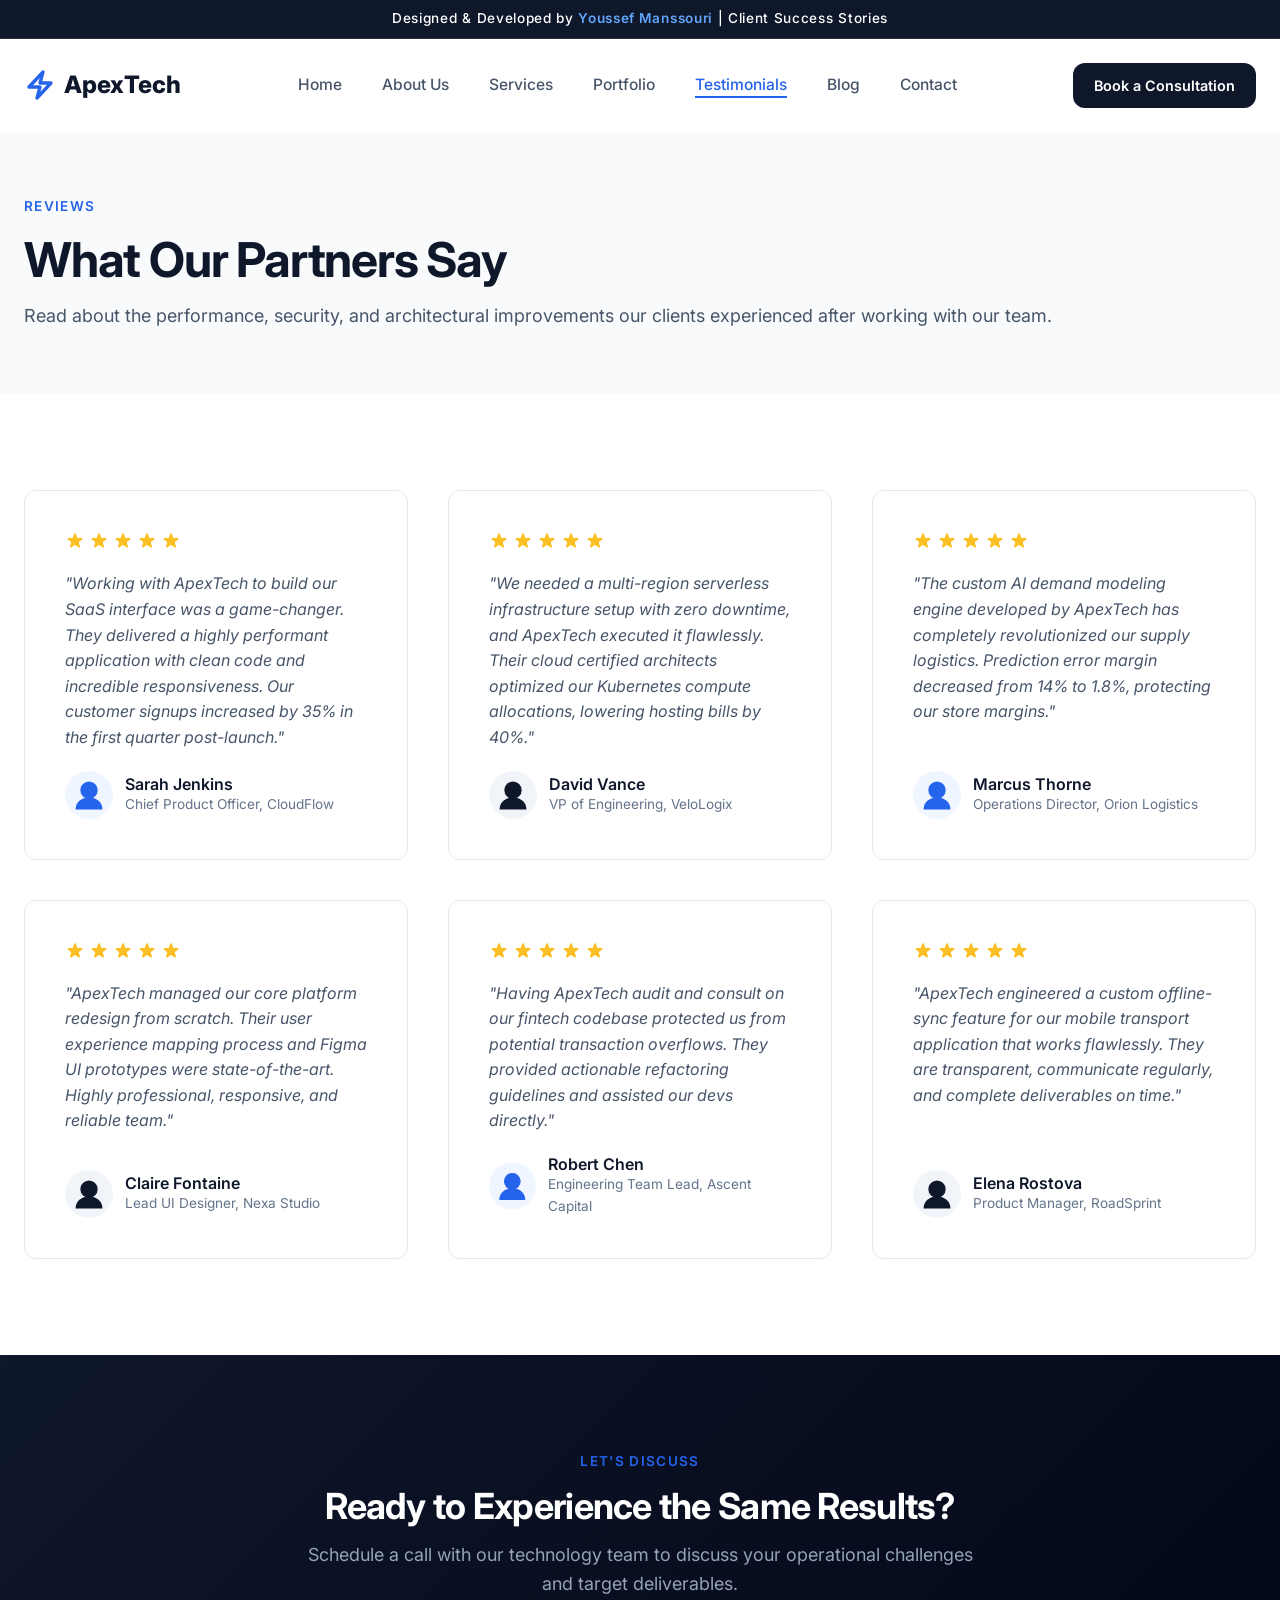
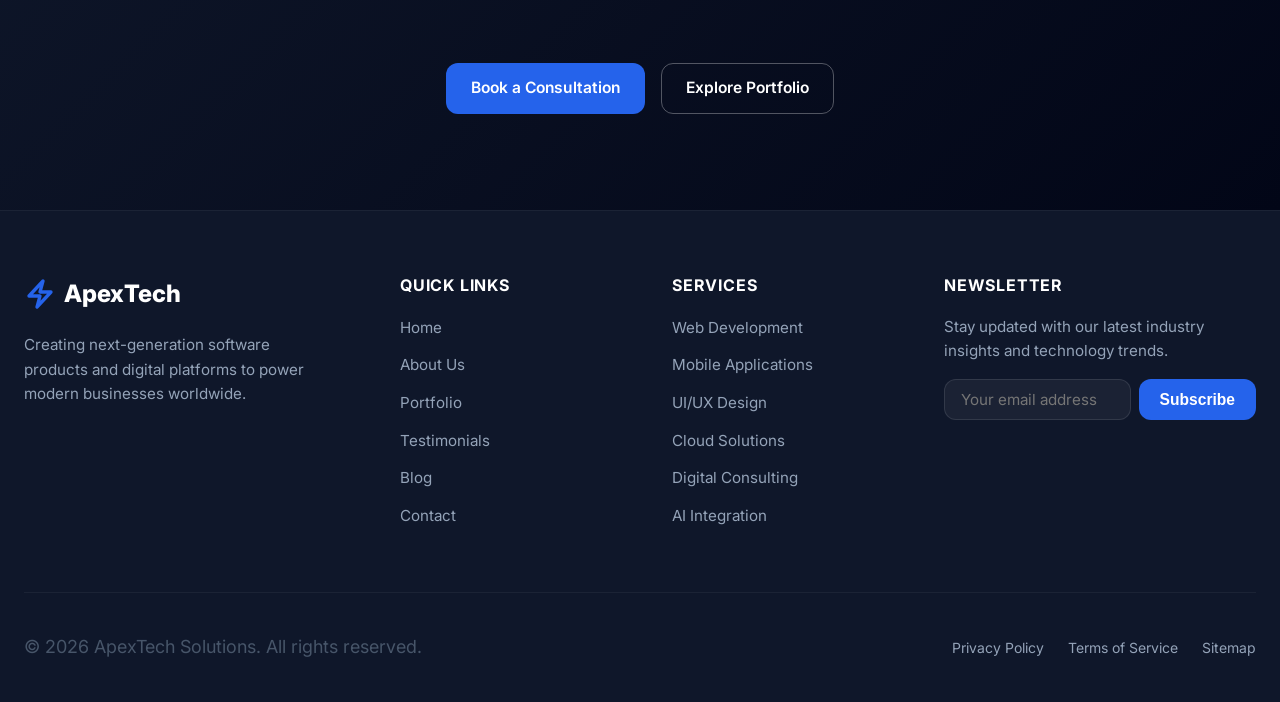
<file: testimonials.html>
<!DOCTYPE html>
<html lang="en">
<head>
  <meta charset="UTF-8">
  <meta name="viewport" content="width=device-width, initial-scale=1.0">
  
  <!-- SEO Meta Tags -->
  <title>Client Testimonials | ApexTech | Trusted Tech Partner</title>
  <meta name="description" content="Read reviews from ApexTech clients. Discover how our web, mobile, and AI solutions helped companies streamline operations and boost revenue.">
  <link rel="canonical" href="https://youssef-manssouri-tech.com/testimonials.html">
  
  <!-- Open Graph -->
  <meta property="og:type" content="website">
  <meta property="og:url" content="https://youssef-manssouri-tech.com/testimonials.html">
  <meta property="og:title" content="Client Testimonials | ApexTech | Trusted Reviews">
  <meta property="og:description" content="Discover how we've helped startups and enterprises exceed business goals. Read customer reviews.">
  <meta property="og:image" content="https://youssef-manssouri-tech.com/images/og-testimonials.jpg">

  <!-- Stylesheet -->
  <link rel="stylesheet" href="css/style.css">
</head>
<body>

  <!-- Designed By Announcement Banner -->
  <div class="top-banner">
    Designed & Developed by <span>Youssef Manssouri</span> | Client Success Stories
  </div>

  <!-- Header / Navigation -->
  <header>
    <div class="container">
      <nav class="navbar" aria-label="Main Navigation">
        <a href="index.html" class="logo" aria-label="ApexTech Home">
          <svg xmlns="http://www.w3.org/2000/svg" fill="none" viewBox="0 0 24 24" stroke-width="2.5" stroke="currentColor" aria-hidden="true">
            <path stroke-linecap="round" stroke-linejoin="round" d="M3.75 13.5l10.5-11.25L12 10.5h8.25L9.75 21.75 12 13.5H3.75z" />
          </svg>
          ApexTech
        </a>
        <ul class="nav-links">
          <li><a href="index.html" class="nav-link">Home</a></li>
          <li><a href="about.html" class="nav-link">About Us</a></li>
          <li><a href="services.html" class="nav-link">Services</a></li>
          <li><a href="portfolio.html" class="nav-link">Portfolio</a></li>
          <li><a href="testimonials.html" class="nav-link active">Testimonials</a></li>
          <li><a href="blog.html" class="nav-link">Blog</a></li>
          <li><a href="contact.html" class="nav-link">Contact</a></li>
        </ul>
        <div class="nav-cta">
          <a href="contact.html" class="btn btn-cta">Book a Consultation</a>
        </div>
        <button class="mobile-toggle" aria-label="Toggle navigation menu" aria-expanded="false">
          <span></span>
          <span></span>
          <span></span>
        </button>
      </nav>
    </div>
  </header>

  <main>
    <!-- Subpage Banner -->
    <section class="section section-bg" aria-labelledby="testimonials-banner-title" style="padding-top: var(--spacing-xl); padding-bottom: var(--spacing-xl);">
      <div class="container">
        <div class="section-header" style="margin-bottom: 0; text-align: left; max-width: 100%;">
          <span class="section-tag">Reviews</span>
          <h1 id="testimonials-banner-title">What Our Partners Say</h1>
          <p>Read about the performance, security, and architectural improvements our clients experienced after working with our team.</p>
        </div>
      </div>
    </section>

    <!-- Testimonials Grid Section -->
    <section class="section" aria-labelledby="reviews-title">
      <div class="container">
        <h2 id="reviews-title" class="visually-hidden" style="display:none;">Client Reviews</h2>
        
        <div class="testimonials-grid">
          
          <!-- Testimonial 1 -->
          <div class="testimonial-card">
            <div class="stars" aria-label="5 out of 5 stars">
              <svg viewBox="0 0 20 20"><path d="M9.049 2.927c.3-.921 1.603-.921 1.902 0l1.07 3.292a1 1 0 00.95.69h3.462c.969 0 1.371 1.24.588 1.81l-2.8 2.034a1 1 0 00-.364 1.118l1.07 3.292c.3.921-.755 1.688-1.54 1.118l-2.8-2.034a1 1 0 00-1.175 0l-2.8 2.034c-.784.57-1.838-.197-1.539-1.118l1.07-3.292a1 1 0 00-.364-1.118L2.98 8.72c-.783-.57-.38-1.81.588-1.81h3.461a1 1 0 00.951-.69l1.07-3.292z"/></svg>
              <svg viewBox="0 0 20 20"><path d="M9.049 2.927c.3-.921 1.603-.921 1.902 0l1.07 3.292a1 1 0 00.95.69h3.462c.969 0 1.371 1.24.588 1.81l-2.8 2.034a1 1 0 00-.364 1.118l1.07 3.292c.3.921-.755 1.688-1.54 1.118l-2.8-2.034a1 1 0 00-1.175 0l-2.8 2.034c-.784.57-1.838-.197-1.539-1.118l1.07-3.292a1 1 0 00-.364-1.118L2.98 8.72c-.783-.57-.38-1.81.588-1.81h3.461a1 1 0 00.951-.69l1.07-3.292z"/></svg>
              <svg viewBox="0 0 20 20"><path d="M9.049 2.927c.3-.921 1.603-.921 1.902 0l1.07 3.292a1 1 0 00.95.69h3.462c.969 0 1.371 1.24.588 1.81l-2.8 2.034a1 1 0 00-.364 1.118l1.07 3.292c.3.921-.755 1.688-1.54 1.118l-2.8-2.034a1 1 0 00-1.175 0l-2.8 2.034c-.784.57-1.838-.197-1.539-1.118l1.07-3.292a1 1 0 00-.364-1.118L2.98 8.72c-.783-.57-.38-1.81.588-1.81h3.461a1 1 0 00.951-.69l1.07-3.292z"/></svg>
              <svg viewBox="0 0 20 20"><path d="M9.049 2.927c.3-.921 1.603-.921 1.902 0l1.07 3.292a1 1 0 00.95.69h3.462c.969 0 1.371 1.24.588 1.81l-2.8 2.034a1 1 0 00-.364 1.118l1.07 3.292c.3.921-.755 1.688-1.54 1.118l-2.8-2.034a1 1 0 00-1.175 0l-2.8 2.034c-.784.57-1.838-.197-1.539-1.118l1.07-3.292a1 1 0 00-.364-1.118L2.98 8.72c-.783-.57-.38-1.81.588-1.81h3.461a1 1 0 00.951-.69l1.07-3.292z"/></svg>
              <svg viewBox="0 0 20 20"><path d="M9.049 2.927c.3-.921 1.603-.921 1.902 0l1.07 3.292a1 1 0 00.95.69h3.462c.969 0 1.371 1.24.588 1.81l-2.8 2.034a1 1 0 00-.364 1.118l1.07 3.292c.3.921-.755 1.688-1.54 1.118l-2.8-2.034a1 1 0 00-1.175 0l-2.8 2.034c-.784.57-1.838-.197-1.539-1.118l1.07-3.292a1 1 0 00-.364-1.118L2.98 8.72c-.783-.57-.38-1.81.588-1.81h3.461a1 1 0 00.951-.69l1.07-3.292z"/></svg>
            </div>
            <p class="testimonial-text">"Working with ApexTech to build our SaaS interface was a game-changer. They delivered a highly performant application with clean code and incredible responsiveness. Our customer signups increased by 35% in the first quarter post-launch."</p>
            <div class="testimonial-client">
              <div class="client-avatar" aria-hidden="true">
                <svg viewBox="0 0 100 100" fill="none">
                  <circle cx="50" cy="50" r="50" fill="#EFF6FF"/>
                  <circle cx="50" cy="40" r="18" fill="#2563EB"/>
                  <path d="M22 80c0-15 12-25 28-25s28 10 28 25" fill="#2563EB"/>
                </svg>
              </div>
              <div class="client-details">
                <h4>Sarah Jenkins</h4>
                <p>Chief Product Officer, CloudFlow</p>
              </div>
            </div>
          </div>

          <!-- Testimonial 2 -->
          <div class="testimonial-card">
            <div class="stars" aria-label="5 out of 5 stars">
              <svg viewBox="0 0 20 20"><path d="M9.049 2.927c.3-.921 1.603-.921 1.902 0l1.07 3.292a1 1 0 00.95.69h3.462c.969 0 1.371 1.24.588 1.81l-2.8 2.034a1 1 0 00-.364 1.118l1.07 3.292c.3.921-.755 1.688-1.54 1.118l-2.8-2.034a1 1 0 00-1.175 0l-2.8 2.034c-.784.57-1.838-.197-1.539-1.118l1.07-3.292a1 1 0 00-.364-1.118L2.98 8.72c-.783-.57-.38-1.81.588-1.81h3.461a1 1 0 00.951-.69l1.07-3.292z"/></svg>
              <svg viewBox="0 0 20 20"><path d="M9.049 2.927c.3-.921 1.603-.921 1.902 0l1.07 3.292a1 1 0 00.95.69h3.462c.969 0 1.371 1.24.588 1.81l-2.8 2.034a1 1 0 00-.364 1.118l1.07 3.292c.3.921-.755 1.688-1.54 1.118l-2.8-2.034a1 1 0 00-1.175 0l-2.8 2.034c-.784.57-1.838-.197-1.539-1.118l1.07-3.292a1 1 0 00-.364-1.118L2.98 8.72c-.783-.57-.38-1.81.588-1.81h3.461a1 1 0 00.951-.69l1.07-3.292z"/></svg>
              <svg viewBox="0 0 20 20"><path d="M9.049 2.927c.3-.921 1.603-.921 1.902 0l1.07 3.292a1 1 0 00.95.69h3.462c.969 0 1.371 1.24.588 1.81l-2.8 2.034a1 1 0 00-.364 1.118l1.07 3.292c.3.921-.755 1.688-1.54 1.118l-2.8-2.034a1 1 0 00-1.175 0l-2.8 2.034c-.784.57-1.838-.197-1.539-1.118l1.07-3.292a1 1 0 00-.364-1.118L2.98 8.72c-.783-.57-.38-1.81.588-1.81h3.461a1 1 0 00.951-.69l1.07-3.292z"/></svg>
              <svg viewBox="0 0 20 20"><path d="M9.049 2.927c.3-.921 1.603-.921 1.902 0l1.07 3.292a1 1 0 00.95.69h3.462c.969 0 1.371 1.24.588 1.81l-2.8 2.034a1 1 0 00-.364 1.118l1.07 3.292c.3.921-.755 1.688-1.54 1.118l-2.8-2.034a1 1 0 00-1.175 0l-2.8 2.034c-.784.57-1.838-.197-1.539-1.118l1.07-3.292a1 1 0 00-.364-1.118L2.98 8.72c-.783-.57-.38-1.81.588-1.81h3.461a1 1 0 00.951-.69l1.07-3.292z"/></svg>
              <svg viewBox="0 0 20 20"><path d="M9.049 2.927c.3-.921 1.603-.921 1.902 0l1.07 3.292a1 1 0 00.95.69h3.462c.969 0 1.371 1.24.588 1.81l-2.8 2.034a1 1 0 00-.364 1.118l1.07 3.292c.3.921-.755 1.688-1.54 1.118l-2.8-2.034a1 1 0 00-1.175 0l-2.8 2.034c-.784.57-1.838-.197-1.539-1.118l1.07-3.292a1 1 0 00-.364-1.118L2.98 8.72c-.783-.57-.38-1.81.588-1.81h3.461a1 1 0 00.951-.69l1.07-3.292z"/></svg>
            </div>
            <p class="testimonial-text">"We needed a multi-region serverless infrastructure setup with zero downtime, and ApexTech executed it flawlessly. Their cloud certified architects optimized our Kubernetes compute allocations, lowering hosting bills by 40%."</p>
            <div class="testimonial-client">
              <div class="client-avatar" aria-hidden="true">
                <svg viewBox="0 0 100 100" fill="none">
                  <circle cx="50" cy="50" r="50" fill="#F1F5F9"/>
                  <circle cx="50" cy="40" r="18" fill="#0F172A"/>
                  <path d="M22 80c0-15 12-25 28-25s28 10 28 25" fill="#0F172A"/>
                </svg>
              </div>
              <div class="client-details">
                <h4>David Vance</h4>
                <p>VP of Engineering, VeloLogix</p>
              </div>
            </div>
          </div>

          <!-- Testimonial 3 -->
          <div class="testimonial-card">
            <div class="stars" aria-label="5 out of 5 stars">
              <svg viewBox="0 0 20 20"><path d="M9.049 2.927c.3-.921 1.603-.921 1.902 0l1.07 3.292a1 1 0 00.95.69h3.462c.969 0 1.371 1.24.588 1.81l-2.8 2.034a1 1 0 00-.364 1.118l1.07 3.292c.3.921-.755 1.688-1.54 1.118l-2.8-2.034a1 1 0 00-1.175 0l-2.8 2.034c-.784.57-1.838-.197-1.539-1.118l1.07-3.292a1 1 0 00-.364-1.118L2.98 8.72c-.783-.57-.38-1.81.588-1.81h3.461a1 1 0 00.951-.69l1.07-3.292z"/></svg>
              <svg viewBox="0 0 20 20"><path d="M9.049 2.927c.3-.921 1.603-.921 1.902 0l1.07 3.292a1 1 0 00.95.69h3.462c.969 0 1.371 1.24.588 1.81l-2.8 2.034a1 1 0 00-.364 1.118l1.07 3.292c.3.921-.755 1.688-1.54 1.118l-2.8-2.034a1 1 0 00-1.175 0l-2.8 2.034c-.784.57-1.838-.197-1.539-1.118l1.07-3.292a1 1 0 00-.364-1.118L2.98 8.72c-.783-.57-.38-1.81.588-1.81h3.461a1 1 0 00.951-.69l1.07-3.292z"/></svg>
              <svg viewBox="0 0 20 20"><path d="M9.049 2.927c.3-.921 1.603-.921 1.902 0l1.07 3.292a1 1 0 00.95.69h3.462c.969 0 1.371 1.24.588 1.81l-2.8 2.034a1 1 0 00-.364 1.118l1.07 3.292c.3.921-.755 1.688-1.54 1.118l-2.8-2.034a1 1 0 00-1.175 0l-2.8 2.034c-.784.57-1.838-.197-1.539-1.118l1.07-3.292a1 1 0 00-.364-1.118L2.98 8.72c-.783-.57-.38-1.81.588-1.81h3.461a1 1 0 00.951-.69l1.07-3.292z"/></svg>
              <svg viewBox="0 0 20 20"><path d="M9.049 2.927c.3-.921 1.603-.921 1.902 0l1.07 3.292a1 1 0 00.95.69h3.462c.969 0 1.371 1.24.588 1.81l-2.8 2.034a1 1 0 00-.364 1.118l1.07 3.292c.3.921-.755 1.688-1.54 1.118l-2.8-2.034a1 1 0 00-1.175 0l-2.8 2.034c-.784.57-1.838-.197-1.539-1.118l1.07-3.292a1 1 0 00-.364-1.118L2.98 8.72c-.783-.57-.38-1.81.588-1.81h3.461a1 1 0 00.951-.69l1.07-3.292z"/></svg>
              <svg viewBox="0 0 20 20"><path d="M9.049 2.927c.3-.921 1.603-.921 1.902 0l1.07 3.292a1 1 0 00.95.69h3.462c.969 0 1.371 1.24.588 1.81l-2.8 2.034a1 1 0 00-.364 1.118l1.07 3.292c.3.921-.755 1.688-1.54 1.118l-2.8-2.034a1 1 0 00-1.175 0l-2.8 2.034c-.784.57-1.838-.197-1.539-1.118l1.07-3.292a1 1 0 00-.364-1.118L2.98 8.72c-.783-.57-.38-1.81.588-1.81h3.461a1 1 0 00.951-.69l1.07-3.292z"/></svg>
            </div>
            <p class="testimonial-text">"The custom AI demand modeling engine developed by ApexTech has completely revolutionized our supply logistics. Prediction error margin decreased from 14% to 1.8%, protecting our store margins."</p>
            <div class="testimonial-client">
              <div class="client-avatar" aria-hidden="true">
                <svg viewBox="0 0 100 100" fill="none">
                  <circle cx="50" cy="50" r="50" fill="#EFF6FF"/>
                  <circle cx="50" cy="40" r="18" fill="#2563EB"/>
                  <path d="M22 80c0-15 12-25 28-25s28 10 28 25" fill="#2563EB"/>
                </svg>
              </div>
              <div class="client-details">
                <h4>Marcus Thorne</h4>
                <p>Operations Director, Orion Logistics</p>
              </div>
            </div>
          </div>

          <!-- Testimonial 4 -->
          <div class="testimonial-card">
            <div class="stars" aria-label="5 out of 5 stars">
              <svg viewBox="0 0 20 20"><path d="M9.049 2.927c.3-.921 1.603-.921 1.902 0l1.07 3.292a1 1 0 00.95.69h3.462c.969 0 1.371 1.24.588 1.81l-2.8 2.034a1 1 0 00-.364 1.118l1.07 3.292c.3.921-.755 1.688-1.54 1.118l-2.8-2.034a1 1 0 00-1.175 0l-2.8 2.034c-.784.57-1.838-.197-1.539-1.118l1.07-3.292a1 1 0 00-.364-1.118L2.98 8.72c-.783-.57-.38-1.81.588-1.81h3.461a1 1 0 00.951-.69l1.07-3.292z"/></svg>
              <svg viewBox="0 0 20 20"><path d="M9.049 2.927c.3-.921 1.603-.921 1.902 0l1.07 3.292a1 1 0 00.95.69h3.462c.969 0 1.371 1.24.588 1.81l-2.8 2.034a1 1 0 00-.364 1.118l1.07 3.292c.3.921-.755 1.688-1.54 1.118l-2.8-2.034a1 1 0 00-1.175 0l-2.8 2.034c-.784.57-1.838-.197-1.539-1.118l1.07-3.292a1 1 0 00-.364-1.118L2.98 8.72c-.783-.57-.38-1.81.588-1.81h3.461a1 1 0 00.951-.69l1.07-3.292z"/></svg>
              <svg viewBox="0 0 20 20"><path d="M9.049 2.927c.3-.921 1.603-.921 1.902 0l1.07 3.292a1 1 0 00.95.69h3.462c.969 0 1.371 1.24.588 1.81l-2.8 2.034a1 1 0 00-.364 1.118l1.07 3.292c.3.921-.755 1.688-1.54 1.118l-2.8-2.034a1 1 0 00-1.175 0l-2.8 2.034c-.784.57-1.838-.197-1.539-1.118l1.07-3.292a1 1 0 00-.364-1.118L2.98 8.72c-.783-.57-.38-1.81.588-1.81h3.461a1 1 0 00.951-.69l1.07-3.292z"/></svg>
              <svg viewBox="0 0 20 20"><path d="M9.049 2.927c.3-.921 1.603-.921 1.902 0l1.07 3.292a1 1 0 00.95.69h3.462c.969 0 1.371 1.24.588 1.81l-2.8 2.034a1 1 0 00-.364 1.118l1.07 3.292c.3.921-.755 1.688-1.54 1.118l-2.8-2.034a1 1 0 00-1.175 0l-2.8 2.034c-.784.57-1.838-.197-1.539-1.118l1.07-3.292a1 1 0 00-.364-1.118L2.98 8.72c-.783-.57-.38-1.81.588-1.81h3.461a1 1 0 00.951-.69l1.07-3.292z"/></svg>
              <svg viewBox="0 0 20 20"><path d="M9.049 2.927c.3-.921 1.603-.921 1.902 0l1.07 3.292a1 1 0 00.95.69h3.462c.969 0 1.371 1.24.588 1.81l-2.8 2.034a1 1 0 00-.364 1.118l1.07 3.292c.3.921-.755 1.688-1.54 1.118l-2.8-2.034a1 1 0 00-1.175 0l-2.8 2.034c-.784.57-1.838-.197-1.539-1.118l1.07-3.292a1 1 0 00-.364-1.118L2.98 8.72c-.783-.57-.38-1.81.588-1.81h3.461a1 1 0 00.951-.69l1.07-3.292z"/></svg>
            </div>
            <p class="testimonial-text">"ApexTech managed our core platform redesign from scratch. Their user experience mapping process and Figma UI prototypes were state-of-the-art. Highly professional, responsive, and reliable team."</p>
            <div class="testimonial-client">
              <div class="client-avatar" aria-hidden="true">
                <svg viewBox="0 0 100 100" fill="none">
                  <circle cx="50" cy="50" r="50" fill="#F1F5F9"/>
                  <circle cx="50" cy="40" r="18" fill="#0F172A"/>
                  <path d="M22 80c0-15 12-25 28-25s28 10 28 25" fill="#0F172A"/>
                </svg>
              </div>
              <div class="client-details">
                <h4>Claire Fontaine</h4>
                <p>Lead UI Designer, Nexa Studio</p>
              </div>
            </div>
          </div>

          <!-- Testimonial 5 -->
          <div class="testimonial-card">
            <div class="stars" aria-label="5 out of 5 stars">
              <svg viewBox="0 0 20 20"><path d="M9.049 2.927c.3-.921 1.603-.921 1.902 0l1.07 3.292a1 1 0 00.95.69h3.462c.969 0 1.371 1.24.588 1.81l-2.8 2.034a1 1 0 00-.364 1.118l1.07 3.292c.3.921-.755 1.688-1.54 1.118l-2.8-2.034a1 1 0 00-1.175 0l-2.8 2.034c-.784.57-1.838-.197-1.539-1.118l1.07-3.292a1 1 0 00-.364-1.118L2.98 8.72c-.783-.57-.38-1.81.588-1.81h3.461a1 1 0 00.951-.69l1.07-3.292z"/></svg>
              <svg viewBox="0 0 20 20"><path d="M9.049 2.927c.3-.921 1.603-.921 1.902 0l1.07 3.292a1 1 0 00.95.69h3.462c.969 0 1.371 1.24.588 1.81l-2.8 2.034a1 1 0 00-.364 1.118l1.07 3.292c.3.921-.755 1.688-1.54 1.118l-2.8-2.034a1 1 0 00-1.175 0l-2.8 2.034c-.784.57-1.838-.197-1.539-1.118l1.07-3.292a1 1 0 00-.364-1.118L2.98 8.72c-.783-.57-.38-1.81.588-1.81h3.461a1 1 0 00.951-.69l1.07-3.292z"/></svg>
              <svg viewBox="0 0 20 20"><path d="M9.049 2.927c.3-.921 1.603-.921 1.902 0l1.07 3.292a1 1 0 00.95.69h3.462c.969 0 1.371 1.24.588 1.81l-2.8 2.034a1 1 0 00-.364 1.118l1.07 3.292c.3.921-.755 1.688-1.54 1.118l-2.8-2.034a1 1 0 00-1.175 0l-2.8 2.034c-.784.57-1.838-.197-1.539-1.118l1.07-3.292a1 1 0 00-.364-1.118L2.98 8.72c-.783-.57-.38-1.81.588-1.81h3.461a1 1 0 00.951-.69l1.07-3.292z"/></svg>
              <svg viewBox="0 0 20 20"><path d="M9.049 2.927c.3-.921 1.603-.921 1.902 0l1.07 3.292a1 1 0 00.95.69h3.462c.969 0 1.371 1.24.588 1.81l-2.8 2.034a1 1 0 00-.364 1.118l1.07 3.292c.3.921-.755 1.688-1.54 1.118l-2.8-2.034a1 1 0 00-1.175 0l-2.8 2.034c-.784.57-1.838-.197-1.539-1.118l1.07-3.292a1 1 0 00-.364-1.118L2.98 8.72c-.783-.57-.38-1.81.588-1.81h3.461a1 1 0 00.951-.69l1.07-3.292z"/></svg>
              <svg viewBox="0 0 20 20"><path d="M9.049 2.927c.3-.921 1.603-.921 1.902 0l1.07 3.292a1 1 0 00.95.69h3.462c.969 0 1.371 1.24.588 1.81l-2.8 2.034a1 1 0 00-.364 1.118l1.07 3.292c.3.921-.755 1.688-1.54 1.118l-2.8-2.034a1 1 0 00-1.175 0l-2.8 2.034c-.784.57-1.838-.197-1.539-1.118l1.07-3.292a1 1 0 00-.364-1.118L2.98 8.72c-.783-.57-.38-1.81.588-1.81h3.461a1 1 0 00.951-.69l1.07-3.292z"/></svg>
            </div>
            <p class="testimonial-text">"Having ApexTech audit and consult on our fintech codebase protected us from potential transaction overflows. They provided actionable refactoring guidelines and assisted our devs directly."</p>
            <div class="testimonial-client">
              <div class="client-avatar" aria-hidden="true">
                <svg viewBox="0 0 100 100" fill="none">
                  <circle cx="50" cy="50" r="50" fill="#EFF6FF"/>
                  <circle cx="50" cy="40" r="18" fill="#2563EB"/>
                  <path d="M22 80c0-15 12-25 28-25s28 10 28 25" fill="#2563EB"/>
                </svg>
              </div>
              <div class="client-details">
                <h4>Robert Chen</h4>
                <p>Engineering Team Lead, Ascent Capital</p>
              </div>
            </div>
          </div>

          <!-- Testimonial 6 -->
          <div class="testimonial-card">
            <div class="stars" aria-label="5 out of 5 stars">
              <svg viewBox="0 0 20 20"><path d="M9.049 2.927c.3-.921 1.603-.921 1.902 0l1.07 3.292a1 1 0 00.95.69h3.462c.969 0 1.371 1.24.588 1.81l-2.8 2.034a1 1 0 00-.364 1.118l1.07 3.292c.3.921-.755 1.688-1.54 1.118l-2.8-2.034a1 1 0 00-1.175 0l-2.8 2.034c-.784.57-1.838-.197-1.539-1.118l1.07-3.292a1 1 0 00-.364-1.118L2.98 8.72c-.783-.57-.38-1.81.588-1.81h3.461a1 1 0 00.951-.69l1.07-3.292z"/></svg>
              <svg viewBox="0 0 20 20"><path d="M9.049 2.927c.3-.921 1.603-.921 1.902 0l1.07 3.292a1 1 0 00.95.69h3.462c.969 0 1.371 1.24.588 1.81l-2.8 2.034a1 1 0 00-.364 1.118l1.07 3.292c.3.921-.755 1.688-1.54 1.118l-2.8-2.034a1 1 0 00-1.175 0l-2.8 2.034c-.784.57-1.838-.197-1.539-1.118l1.07-3.292a1 1 0 00-.364-1.118L2.98 8.72c-.783-.57-.38-1.81.588-1.81h3.461a1 1 0 00.951-.69l1.07-3.292z"/></svg>
              <svg viewBox="0 0 20 20"><path d="M9.049 2.927c.3-.921 1.603-.921 1.902 0l1.07 3.292a1 1 0 00.95.69h3.462c.969 0 1.371 1.24.588 1.81l-2.8 2.034a1 1 0 00-.364 1.118l1.07 3.292c.3.921-.755 1.688-1.54 1.118l-2.8-2.034a1 1 0 00-1.175 0l-2.8 2.034c-.784.57-1.838-.197-1.539-1.118l1.07-3.292a1 1 0 00-.364-1.118L2.98 8.72c-.783-.57-.38-1.81.588-1.81h3.461a1 1 0 00.951-.69l1.07-3.292z"/></svg>
              <svg viewBox="0 0 20 20"><path d="M9.049 2.927c.3-.921 1.603-.921 1.902 0l1.07 3.292a1 1 0 00.95.69h3.462c.969 0 1.371 1.24.588 1.81l-2.8 2.034a1 1 0 00-.364 1.118l1.07 3.292c.3.921-.755 1.688-1.54 1.118l-2.8-2.034a1 1 0 00-1.175 0l-2.8 2.034c-.784.57-1.838-.197-1.539-1.118l1.07-3.292a1 1 0 00-.364-1.118L2.98 8.72c-.783-.57-.38-1.81.588-1.81h3.461a1 1 0 00.951-.69l1.07-3.292z"/></svg>
              <svg viewBox="0 0 20 20"><path d="M9.049 2.927c.3-.921 1.603-.921 1.902 0l1.07 3.292a1 1 0 00.95.69h3.462c.969 0 1.371 1.24.588 1.81l-2.8 2.034a1 1 0 00-.364 1.118l1.07 3.292c.3.921-.755 1.688-1.54 1.118l-2.8-2.034a1 1 0 00-1.175 0l-2.8 2.034c-.784.57-1.838-.197-1.539-1.118l1.07-3.292a1 1 0 00-.364-1.118L2.98 8.72c-.783-.57-.38-1.81.588-1.81h3.461a1 1 0 00.951-.69l1.07-3.292z"/></svg>
            </div>
            <p class="testimonial-text">"ApexTech engineered a custom offline-sync feature for our mobile transport application that works flawlessly. They are transparent, communicate regularly, and complete deliverables on time."</p>
            <div class="testimonial-client">
              <div class="client-avatar" aria-hidden="true">
                <svg viewBox="0 0 100 100" fill="none">
                  <circle cx="50" cy="50" r="50" fill="#F1F5F9"/>
                  <circle cx="50" cy="40" r="18" fill="#0F172A"/>
                  <path d="M22 80c0-15 12-25 28-25s28 10 28 25" fill="#0F172A"/>
                </svg>
              </div>
              <div class="client-details">
                <h4>Elena Rostova</h4>
                <p>Product Manager, RoadSprint</p>
              </div>
            </div>
          </div>

        </div>
      </div>
    </section>

    <!-- Call To Action -->
    <section class="section cta-section" aria-labelledby="cta-title">
      <div class="container">
        <div class="section-header">
          <span class="section-tag">Let's Discuss</span>
          <h2 id="cta-title">Ready to Experience the Same Results?</h2>
          <p>Schedule a call with our technology team to discuss your operational challenges and target deliverables.</p>
        </div>
        <div class="cta-buttons">
          <a href="contact.html" class="btn btn-primary">Book a Consultation</a>
          <a href="portfolio.html" class="btn btn-outline-white">Explore Portfolio</a>
        </div>
      </div>
    </section>
  </main>

  <!-- Footer -->
  <footer>
    <div class="container">
      <div class="footer-grid">
        <div class="footer-brand">
          <a href="index.html" class="logo">
            <svg xmlns="http://www.w3.org/2000/svg" fill="none" viewBox="0 0 24 24" stroke-width="2.5" stroke="currentColor">
              <path stroke-linecap="round" stroke-linejoin="round" d="M3.75 13.5l10.5-11.25L12 10.5h8.25L9.75 21.75 12 13.5H3.75z" />
            </svg>
            ApexTech
          </a>
          <p>Creating next-generation software products and digital platforms to power modern businesses worldwide.</p>
        </div>
        <div class="footer-col">
          <h4>Quick Links</h4>
          <ul class="footer-links">
            <li class="footer-link"><a href="index.html">Home</a></li>
            <li class="footer-link"><a href="about.html">About Us</a></li>
            <li class="footer-link"><a href="portfolio.html">Portfolio</a></li>
            <li class="footer-link"><a href="testimonials.html">Testimonials</a></li>
            <li class="footer-link"><a href="blog.html">Blog</a></li>
            <li class="footer-link"><a href="contact.html">Contact</a></li>
          </ul>
        </div>
        <div class="footer-col">
          <h4>Services</h4>
          <ul class="footer-links">
            <li class="footer-link"><a href="services.html">Web Development</a></li>
            <li class="footer-link"><a href="services.html">Mobile Applications</a></li>
            <li class="footer-link"><a href="services.html">UI/UX Design</a></li>
            <li class="footer-link"><a href="services.html">Cloud Solutions</a></li>
            <li class="footer-link"><a href="services.html">Digital Consulting</a></li>
            <li class="footer-link"><a href="services.html">AI Integration</a></li>
          </ul>
        </div>
        <div class="footer-col">
          <h4>Newsletter</h4>
          <div class="footer-newsletter">
            <p>Stay updated with our latest industry insights and technology trends.</p>
            <form class="newsletter-form" id="newsletterForm">
              <input type="email" placeholder="Your email address" class="newsletter-input" required aria-label="Email address">
              <button type="submit" class="btn btn-primary newsletter-btn">Subscribe</button>
            </form>
          </div>
        </div>
      </div>
      <div class="footer-bottom">
        <p>&copy; 2026 ApexTech Solutions. All rights reserved.</p>
        <ul class="footer-legal-links">
          <li><a href="#">Privacy Policy</a></li>
          <li><a href="#">Terms of Service</a></li>
          <li><a href="sitemap.xml">Sitemap</a></li>
        </ul>
      </div>
    </div>
  </footer>

  <!-- Scripts -->
  <script src="js/main.js"></script>
</body>
</html>
</file>
<file: css/style.css>
@import url('https://fonts.googleapis.com/css2?family=Inter:wght@300;400;500;600;700;800&display=swap');

:root {
  /* Colors */
  --primary-color: #0F172A;
  --primary-hover: #020617;
  --accent-color: #2563EB;
  --accent-hover: #1D4ED8;
  --accent-light: #EFF6FF;
  --bg-color: #FFFFFF;
  --bg-accent: #F8FAFC;
  --bg-dark: #0F172A;
  --border-color: #E2E8F0;
  --text-primary: #0F172A;
  --text-secondary: #475569;
  --text-light: #64748B;
  --text-white: #FFFFFF;
  
  /* Font Stack */
  --font-sans: 'Inter', system-ui, -apple-system, BlinkMacSystemFont, "Segoe UI", Roboto, "Helvetica Neue", Arial, sans-serif;
  
  /* Layout Spacing */
  --spacing-xs: 0.5rem;
  --spacing-sm: 1rem;
  --spacing-md: 1.5rem;
  --spacing-lg: 2.5rem;
  --spacing-xl: 4rem;
  --spacing-xxl: 6rem;
  
  /* Shadows */
  --shadow-sm: 0 1px 2px 0 rgba(0, 0, 0, 0.05);
  --shadow-md: 0 4px 6px -1px rgba(0, 0, 0, 0.1), 0 2px 4px -2px rgba(0, 0, 0, 0.1);
  --shadow-lg: 0 10px 15px -3px rgba(0, 0, 0, 0.1), 0 4px 6px -4px rgba(0, 0, 0, 0.1);
  --shadow-xl: 0 20px 25px -5px rgba(0, 0, 0, 0.1), 0 8px 10px -6px rgba(0, 0, 0, 0.1);
  --shadow-glow: 0 0 20px rgba(37, 99, 235, 0.15);

  /* Transitions */
  --transition-fast: 0.2s cubic-bezier(0.4, 0, 0.2, 1);
  --transition-normal: 0.3s cubic-bezier(0.4, 0, 0.2, 1);
  --transition-slow: 0.5s cubic-bezier(0.4, 0, 0.2, 1);

  /* Border Radius */
  --radius-sm: 0.375rem;
  --radius-md: 0.75rem;
  --radius-lg: 1rem;
  --radius-full: 9999px;
}

/* --- Base & Resets --- */
*, *::before, *::after {
  box-sizing: border-box;
  margin: 0;
  padding: 0;
}

html {
  font-family: var(--font-sans);
  font-size: 16px;
  scroll-behavior: smooth;
  color: var(--text-primary);
  background-color: var(--bg-color);
  -webkit-font-smoothing: antialiased;
  -moz-osx-font-smoothing: grayscale;
}

body {
  line-height: 1.6;
  overflow-x: hidden;
}

/* --- Typography --- */
h1, h2, h3, h4, h5, h6 {
  font-weight: 700;
  color: var(--text-primary);
  line-height: 1.25;
}

h1 {
  font-size: 3rem;
  letter-spacing: -0.025em;
}

h2 {
  font-size: 2.25rem;
  letter-spacing: -0.02em;
}

h3 {
  font-size: 1.5rem;
  font-weight: 600;
}

p {
  color: var(--text-secondary);
  font-size: 1.125rem;
}

a {
  color: inherit;
  text-decoration: none;
  transition: var(--transition-fast);
}

img, svg {
  display: block;
  max-width: 100%;
  height: auto;
}

/* --- Global Layout / Containers --- */
.container {
  width: 100%;
  max-width: 1280px;
  margin-left: auto;
  margin-right: auto;
  padding-left: 1.5rem;
  padding-right: 1.5rem;
}

.section {
  padding-top: var(--spacing-xxl);
  padding-bottom: var(--spacing-xxl);
}

.section-bg {
  background-color: var(--bg-accent);
}

/* --- Top Banner (Designed By Youssef Manssouri) --- */
.top-banner {
  background-color: var(--primary-color);
  color: var(--text-white);
  text-align: center;
  padding: 8px 1.5rem;
  font-size: 0.85rem;
  font-weight: 500;
  letter-spacing: 0.05em;
  border-bottom: 1px solid rgba(255, 255, 255, 0.1);
  position: relative;
  z-index: 1001;
}

.top-banner span {
  color: #60A5FA; /* light blue */
  font-weight: 600;
}

/* --- Header / Navigation --- */
header {
  position: sticky;
  top: 0;
  z-index: 1000;
  transition: var(--transition-normal);
  background-color: transparent;
}

header.scrolled {
  background-color: rgba(255, 255, 255, 0.9);
  backdrop-filter: blur(12px);
  box-shadow: var(--shadow-sm);
  border-bottom: 1px solid var(--border-color);
}

header.scrolled .navbar {
  padding-top: 1rem;
  padding-bottom: 1rem;
}

.navbar {
  display: flex;
  align-items: center;
  justify-content: space-between;
  padding: 1.5rem 0;
  transition: var(--transition-normal);
}

.logo {
  font-size: 1.5rem;
  font-weight: 800;
  color: var(--primary-color);
  display: flex;
  align-items: center;
  gap: 0.5rem;
}

.logo svg {
  color: var(--accent-color);
  width: 2rem;
  height: 2rem;
}

.nav-links {
  display: flex;
  align-items: center;
  gap: 2.5rem;
  list-style: none;
}

.nav-link {
  font-size: 0.975rem;
  font-weight: 500;
  color: var(--text-secondary);
  position: relative;
}

.nav-link:hover, .nav-link.active {
  color: var(--accent-color);
}

.nav-link::after {
  content: '';
  position: absolute;
  bottom: -4px;
  left: 0;
  width: 0;
  height: 2px;
  background-color: var(--accent-color);
  transition: var(--transition-fast);
}

.nav-link:hover::after, .nav-link.active::after {
  width: 100%;
}

.nav-cta {
  display: flex;
  align-items: center;
}

/* --- Buttons --- */
.btn {
  display: inline-flex;
  align-items: center;
  justify-content: center;
  padding: 0.75rem 1.5rem;
  font-size: 0.975rem;
  font-weight: 600;
  border-radius: var(--radius-md);
  border: 1px solid transparent;
  cursor: pointer;
  transition: var(--transition-fast);
}

.btn-primary {
  background-color: var(--accent-color);
  color: var(--text-white);
}

.btn-primary:hover {
  background-color: var(--accent-hover);
  box-shadow: var(--shadow-glow);
}

.btn-secondary {
  background-color: transparent;
  border-color: var(--border-color);
  color: var(--text-primary);
}

.btn-secondary:hover {
  background-color: var(--bg-accent);
  border-color: var(--text-light);
}

.btn-outline-white {
  background-color: transparent;
  border-color: rgba(255, 255, 255, 0.3);
  color: var(--text-white);
}

.btn-outline-white:hover {
  background-color: rgba(255, 255, 255, 0.1);
  border-color: var(--text-white);
}

.btn-cta {
  background-color: var(--primary-color);
  color: var(--text-white);
  padding: 0.625rem 1.25rem;
  font-size: 0.9rem;
}

.btn-cta:hover {
  background-color: var(--primary-hover);
}

/* Mobile Menu Toggle */
.mobile-toggle {
  display: none;
  background: none;
  border: none;
  cursor: pointer;
  padding: 0.5rem;
  z-index: 1002;
}

.mobile-toggle span {
  display: block;
  width: 24px;
  height: 2px;
  background-color: var(--primary-color);
  margin: 5px 0;
  transition: var(--transition-normal);
}

/* --- Hero Section --- */
.hero {
  min-height: calc(90vh - 100px);
  display: flex;
  align-items: center;
  position: relative;
  overflow: hidden;
  padding: var(--spacing-xl) 0;
}

.hero::before {
  content: '';
  position: absolute;
  top: -20%;
  right: -10%;
  width: 50%;
  height: 80%;
  background: radial-gradient(circle, rgba(37, 99, 235, 0.08) 0%, rgba(255,255,255,0) 70%);
  z-index: -1;
}

.hero-grid {
  display: grid;
  grid-template-columns: 1.1fr 0.9fr;
  gap: var(--spacing-xl);
  align-items: center;
}

.hero-content {
  display: flex;
  flex-direction: column;
  gap: var(--spacing-md);
  max-width: 620px;
}

.hero-content h1 {
  line-height: 1.15;
}

.hero-content p {
  font-size: 1.25rem;
  color: var(--text-secondary);
}

.hero-ctas {
  display: flex;
  gap: var(--spacing-sm);
  margin-top: 0.5rem;
}

/* --- Abstract Visual / CSS Art --- */
.hero-visual {
  position: relative;
  width: 100%;
  height: 450px;
  display: flex;
  align-items: center;
  justify-content: center;
}

.abstract-graphic {
  position: relative;
  width: 350px;
  height: 350px;
}

.shape-bg {
  position: absolute;
  top: 50%;
  left: 50%;
  transform: translate(-50%, -50%);
  width: 300px;
  height: 300px;
  background: linear-gradient(135deg, var(--accent-light) 0%, rgba(37, 99, 235, 0.05) 100%);
  border-radius: 40% 60% 70% 30% / 40% 50% 60% 50%;
  animation: blob-animate 12s ease-in-out infinite alternate;
  z-index: 1;
}

.shape-glass {
  position: absolute;
  top: 20%;
  left: 10%;
  width: 260px;
  height: 200px;
  background: rgba(255, 255, 255, 0.4);
  backdrop-filter: blur(10px);
  border: 1px solid rgba(255, 255, 255, 0.6);
  border-radius: var(--radius-lg);
  box-shadow: var(--shadow-lg);
  z-index: 2;
  animation: float 6s ease-in-out infinite;
  display: flex;
  flex-direction: column;
  justify-content: space-between;
  padding: 1.5rem;
}

.shape-glass-2 {
  position: absolute;
  bottom: 15%;
  right: 10%;
  width: 180px;
  height: 180px;
  background: var(--primary-color);
  color: var(--text-white);
  border-radius: var(--radius-lg);
  box-shadow: var(--shadow-xl);
  z-index: 3;
  animation: float 6s ease-in-out infinite 2s;
  padding: 1.5rem;
  display: flex;
  flex-direction: column;
  justify-content: space-between;
}

/* Animations */
@keyframes blob-animate {
  0% { border-radius: 40% 60% 70% 30% / 40% 50% 60% 50%; }
  100% { border-radius: 60% 40% 30% 70% / 50% 60% 40% 60%; }
}

@keyframes float {
  0%, 100% { transform: translateY(0px); }
  50% { transform: translateY(-15px); }
}

/* --- Section Headers --- */
.section-header {
  text-align: center;
  max-width: 700px;
  margin: 0 auto var(--spacing-xl) auto;
  display: flex;
  flex-direction: column;
  gap: 0.75rem;
}

.section-tag {
  font-size: 0.85rem;
  font-weight: 600;
  text-transform: uppercase;
  letter-spacing: 0.1em;
  color: var(--accent-color);
}

.section-header p {
  color: var(--text-secondary);
}

/* --- Grid System --- */
.grid-3 {
  display: grid;
  grid-template-columns: repeat(3, 1fr);
  gap: var(--spacing-lg);
}

.grid-2 {
  display: grid;
  grid-template-columns: repeat(2, 1fr);
  gap: var(--spacing-xl);
}

/* --- About Us Styles --- */
.about-grid {
  display: grid;
  grid-template-columns: 1fr 1fr;
  gap: var(--spacing-xl);
  align-items: center;
}

.about-visual {
  position: relative;
  background: var(--bg-accent);
  border-radius: var(--radius-lg);
  padding: var(--spacing-md);
  border: 1px solid var(--border-color);
}

.about-visual-grid {
  display: grid;
  grid-template-columns: repeat(2, 1fr);
  gap: var(--spacing-sm);
}

.about-img-card {
  background: var(--bg-color);
  padding: 1.5rem;
  border-radius: var(--radius-md);
  border: 1px solid var(--border-color);
  box-shadow: var(--shadow-sm);
  text-align: center;
}

.about-img-card.filled {
  background: var(--primary-color);
  color: var(--text-white);
  border-color: var(--primary-color);
}

.about-img-card svg {
  width: 2.5rem;
  height: 2.5rem;
  margin: 0 auto 1rem auto;
  color: var(--accent-color);
}

.about-img-card.filled svg {
  color: var(--text-white);
}

.about-img-card h4 {
  font-size: 1.15rem;
  margin-bottom: 0.5rem;
}

.about-content {
  display: flex;
  flex-direction: column;
  gap: var(--spacing-md);
}

.about-statement {
  border-left: 4px solid var(--accent-color);
  padding-left: 1.25rem;
  margin: var(--spacing-sm) 0;
}

.about-statement h4 {
  margin-bottom: 0.25rem;
}

.about-statement p {
  font-size: 1rem;
}

/* Stats Section */
.stats-bar {
  display: flex;
  justify-content: space-between;
  gap: 2rem;
  margin-top: 1rem;
  padding-top: 2rem;
  border-top: 1px solid var(--border-color);
}

.stat-item {
  display: flex;
  flex-direction: column;
}

.stat-number {
  font-size: 2.5rem;
  font-weight: 800;
  color: var(--accent-color);
  line-height: 1;
}

.stat-label {
  font-size: 0.95rem;
  font-weight: 500;
  color: var(--text-light);
  margin-top: 0.25rem;
}

/* --- Services Styles --- */
.service-card {
  background: var(--bg-color);
  border: 1px solid var(--border-color);
  border-radius: var(--radius-md);
  padding: var(--spacing-lg);
  transition: var(--transition-normal);
  display: flex;
  flex-direction: column;
  gap: var(--spacing-sm);
  position: relative;
  overflow: hidden;
}

.service-card::before {
  content: '';
  position: absolute;
  top: 0;
  left: 0;
  width: 100%;
  height: 4px;
  background-color: var(--accent-color);
  transform: scaleX(0);
  transform-origin: left;
  transition: var(--transition-normal);
}

.service-card:hover {
  transform: translateY(-5px);
  box-shadow: var(--shadow-lg);
  border-color: transparent;
}

.service-card:hover::before {
  transform: scaleX(1);
}

.service-icon {
  width: 3.5rem;
  height: 3.5rem;
  border-radius: var(--radius-md);
  background-color: var(--accent-light);
  color: var(--accent-color);
  display: flex;
  align-items: center;
  justify-content: center;
}

.service-icon svg {
  width: 1.75rem;
  height: 1.75rem;
}

.service-card h3 {
  font-size: 1.25rem;
}

.service-card p {
  font-size: 1rem;
  color: var(--text-secondary);
}

.service-link {
  font-size: 0.95rem;
  font-weight: 600;
  color: var(--accent-color);
  display: inline-flex;
  align-items: center;
  gap: 0.25rem;
  margin-top: auto;
}

.service-link svg {
  width: 1rem;
  height: 1rem;
  transition: var(--transition-fast);
}

.service-link:hover svg {
  transform: translateX(3px);
}

/* --- Portfolio Styles --- */
.portfolio-filters {
  display: flex;
  justify-content: center;
  gap: 0.75rem;
  margin-bottom: var(--spacing-lg);
  list-style: none;
  flex-wrap: wrap;
}

.filter-btn {
  background: var(--bg-accent);
  border: 1px solid var(--border-color);
  padding: 0.5rem 1.25rem;
  font-size: 0.9rem;
  font-weight: 600;
  color: var(--text-secondary);
  border-radius: var(--radius-full);
  cursor: pointer;
  transition: var(--transition-fast);
}

.filter-btn:hover, .filter-btn.active {
  background: var(--primary-color);
  color: var(--text-white);
  border-color: var(--primary-color);
}

.portfolio-grid {
  display: grid;
  grid-template-columns: repeat(3, 1fr);
  gap: var(--spacing-md);
}

.portfolio-item {
  background: var(--bg-color);
  border: 1px solid var(--border-color);
  border-radius: var(--radius-md);
  overflow: hidden;
  transition: var(--transition-normal);
  display: flex;
  flex-direction: column;
}

.portfolio-item:hover {
  transform: translateY(-4px);
  box-shadow: var(--shadow-md);
}

.portfolio-thumb {
  position: relative;
  overflow: hidden;
  aspect-ratio: 16/10;
  background: var(--bg-accent);
}

.portfolio-thumb svg {
  width: 100%;
  height: 100%;
  object-fit: cover;
  transition: var(--transition-slow);
}

.portfolio-item:hover .portfolio-thumb svg {
  transform: scale(1.05);
}

.portfolio-overlay {
  position: absolute;
  inset: 0;
  background: rgba(15, 23, 42, 0.85);
  display: flex;
  align-items: center;
  justify-content: center;
  opacity: 0;
  transition: var(--transition-normal);
  padding: 1.5rem;
}

.portfolio-item:hover .portfolio-overlay {
  opacity: 1;
}

.portfolio-overlay-info {
  text-align: center;
  color: var(--text-white);
}

.portfolio-overlay-info h4 {
  color: var(--text-white);
  font-size: 1.25rem;
  margin-bottom: 0.5rem;
}

.portfolio-overlay-info p {
  color: rgba(255, 255, 255, 0.8);
  font-size: 0.95rem;
  margin-bottom: 1rem;
}

.portfolio-info {
  padding: 1.25rem;
  display: flex;
  flex-direction: column;
  gap: 0.5rem;
}

.portfolio-category {
  font-size: 0.75rem;
  font-weight: 700;
  text-transform: uppercase;
  color: var(--accent-color);
  letter-spacing: 0.05em;
}

.portfolio-info h3 {
  font-size: 1.15rem;
}

/* Featured Case Study */
.featured-case-study {
  margin-top: var(--spacing-xxl);
  background: var(--bg-accent);
  border: 1px solid var(--border-color);
  border-radius: var(--radius-lg);
  overflow: hidden;
}

.case-study-grid {
  display: grid;
  grid-template-columns: 1.1fr 0.9fr;
  align-items: center;
}

.case-study-content {
  padding: var(--spacing-xl);
  display: flex;
  flex-direction: column;
  gap: var(--spacing-md);
}

.case-study-meta {
  display: flex;
  gap: 1.5rem;
  font-size: 0.875rem;
  color: var(--text-light);
}

.case-study-meta span {
  display: flex;
  align-items: center;
  gap: 0.25rem;
}

.case-study-visual {
  background: var(--primary-color);
  height: 100%;
  min-height: 350px;
  display: flex;
  align-items: center;
  justify-content: center;
  padding: var(--spacing-lg);
}

/* --- Testimonials Styles --- */
.testimonials-grid {
  display: grid;
  grid-template-columns: repeat(3, 1fr);
  gap: var(--spacing-lg);
}

.testimonial-card {
  background: var(--bg-color);
  border: 1px solid var(--border-color);
  border-radius: var(--radius-md);
  padding: var(--spacing-lg);
  display: flex;
  flex-direction: column;
  gap: 1.25rem;
  transition: var(--transition-normal);
}

.testimonial-card:hover {
  box-shadow: var(--shadow-md);
  border-color: var(--text-light);
}

.stars {
  display: flex;
  gap: 0.25rem;
  color: #FBBF24; /* Amber 400 */
}

.stars svg {
  width: 1.25rem;
  height: 1.25rem;
  fill: currentColor;
}

.testimonial-text {
  font-size: 1rem;
  color: var(--text-secondary);
  font-style: italic;
}

.testimonial-client {
  display: flex;
  align-items: center;
  gap: 0.75rem;
  margin-top: auto;
}

.client-avatar {
  width: 3rem;
  height: 3rem;
  border-radius: var(--radius-full);
  overflow: hidden;
  background-color: var(--bg-accent);
}

.client-avatar svg {
  width: 100%;
  height: 100%;
}

.client-details h4 {
  font-size: 1rem;
  font-weight: 600;
}

.client-details p {
  font-size: 0.85rem;
  color: var(--text-light);
}

/* --- Blog Styles --- */
.blog-card {
  background: var(--bg-color);
  border: 1px solid var(--border-color);
  border-radius: var(--radius-md);
  overflow: hidden;
  display: flex;
  flex-direction: column;
  transition: var(--transition-normal);
}

.blog-card:hover {
  transform: translateY(-4px);
  box-shadow: var(--shadow-md);
}

.blog-thumb {
  aspect-ratio: 16/9;
  background: var(--bg-accent);
}

.blog-thumb svg {
  width: 100%;
  height: 100%;
  object-fit: cover;
}

.blog-card-content {
  padding: 1.5rem;
  display: flex;
  flex-direction: column;
  gap: 0.75rem;
  flex-grow: 1;
}

.blog-meta {
  display: flex;
  gap: 1rem;
  font-size: 0.85rem;
  color: var(--text-light);
}

.blog-card-content h3 {
  font-size: 1.25rem;
  line-height: 1.3;
}

.blog-card-content p {
  font-size: 0.975rem;
  color: var(--text-secondary);
}

.blog-card-link {
  font-size: 0.95rem;
  font-weight: 600;
  color: var(--accent-color);
  display: inline-flex;
  align-items: center;
  gap: 0.25rem;
  margin-top: auto;
  padding-top: 0.5rem;
}

.blog-card-link svg {
  width: 1rem;
  height: 1rem;
  transition: var(--transition-fast);
}

.blog-card-link:hover svg {
  transform: translateX(3px);
}

/* --- Contact Styles --- */
.contact-layout {
  display: grid;
  grid-template-columns: 0.8fr 1.2fr;
  gap: var(--spacing-xl);
}

.contact-info-panel {
  display: flex;
  flex-direction: column;
  gap: var(--spacing-lg);
}

.contact-info-list {
  display: flex;
  flex-direction: column;
  gap: var(--spacing-md);
  list-style: none;
}

.contact-info-item {
  display: flex;
  gap: 1rem;
}

.contact-icon-wrapper {
  width: 2.75rem;
  height: 2.75rem;
  border-radius: var(--radius-md);
  background-color: var(--accent-light);
  color: var(--accent-color);
  display: flex;
  align-items: center;
  justify-content: center;
  flex-shrink: 0;
}

.contact-icon-wrapper svg {
  width: 1.25rem;
  height: 1.25rem;
}

.contact-info-text h4 {
  font-size: 1rem;
  font-weight: 600;
  margin-bottom: 0.15rem;
}

.contact-info-text p, .contact-info-text a {
  font-size: 0.975rem;
  color: var(--text-secondary);
}

.contact-info-text a:hover {
  color: var(--accent-color);
}

.social-links {
  display: flex;
  gap: 0.75rem;
  list-style: none;
  margin-top: 0.5rem;
}

.social-link-btn {
  width: 2.5rem;
  height: 2.5rem;
  border-radius: var(--radius-full);
  border: 1px solid var(--border-color);
  color: var(--text-secondary);
  display: flex;
  align-items: center;
  justify-content: center;
  transition: var(--transition-fast);
  background: var(--bg-color);
}

.social-link-btn:hover {
  background: var(--primary-color);
  color: var(--text-white);
  border-color: var(--primary-color);
  transform: translateY(-2px);
}

.social-link-btn svg {
  width: 1.15rem;
  height: 1.15rem;
}

/* Contact Form */
.contact-form-panel {
  background: var(--bg-color);
  border: 1px solid var(--border-color);
  border-radius: var(--radius-lg);
  padding: var(--spacing-lg);
  box-shadow: var(--shadow-sm);
}

.contact-form {
  display: grid;
  grid-template-columns: repeat(2, 1fr);
  gap: var(--spacing-md);
}

.form-group {
  display: flex;
  flex-direction: column;
  gap: 0.375rem;
}

.form-group.full-width {
  grid-column: span 2;
}

.form-group label {
  font-size: 0.875rem;
  font-weight: 600;
  color: var(--text-primary);
}

.form-input, .form-textarea {
  font-family: var(--font-sans);
  font-size: 0.975rem;
  padding: 0.75rem 1rem;
  border-radius: var(--radius-md);
  border: 1px solid var(--border-color);
  background-color: var(--bg-color);
  color: var(--text-primary);
  outline: none;
  transition: var(--transition-fast);
}

.form-input:focus, .form-textarea:focus {
  border-color: var(--accent-color);
  box-shadow: 0 0 0 3px rgba(37, 99, 235, 0.15);
}

.form-textarea {
  min-height: 120px;
  resize: vertical;
}

.form-submit-btn {
  grid-column: span 2;
  justify-self: start;
}

.form-message {
  grid-column: span 2;
  padding: 0.75rem 1rem;
  border-radius: var(--radius-md);
  font-size: 0.95rem;
  display: none;
}

.form-message.success {
  display: block;
  background-color: #DEF7EC;
  color: #03543F;
  border: 1px solid #BCF0DA;
}

.form-message.error {
  display: block;
  background-color: #FDE8E8;
  color: #9B1C1C;
  border: 1px solid #FBD5D5;
}

/* Map Mock Visual */
.map-container {
  margin-top: var(--spacing-xxl);
  border-radius: var(--radius-lg);
  overflow: hidden;
  height: 350px;
  position: relative;
  border: 1px solid var(--border-color);
  background-color: var(--bg-accent);
}

.map-container svg {
  width: 100%;
  height: 100%;
}

.map-card-popup {
  position: absolute;
  top: 50%;
  left: 50%;
  transform: translate(-50%, -50%);
  background: var(--bg-color);
  border-radius: var(--radius-md);
  box-shadow: var(--shadow-lg);
  padding: 1.25rem;
  border: 1px solid var(--border-color);
  z-index: 5;
  max-width: 250px;
  text-align: center;
}

.map-card-popup h4 {
  font-size: 1rem;
  margin-bottom: 0.25rem;
}

.map-card-popup p {
  font-size: 0.85rem;
  color: var(--text-light);
}

/* --- Footer Styles --- */
footer {
  background-color: var(--bg-dark);
  color: #94A3B8; /* slate-400 */
  padding-top: var(--spacing-xl);
  padding-bottom: var(--spacing-lg);
  border-top: 1px solid rgba(255, 255, 255, 0.05);
}

.footer-grid {
  display: grid;
  grid-template-columns: 1.5fr 1fr 1fr 1.5fr;
  gap: var(--spacing-xl);
  margin-bottom: var(--spacing-xl);
}

.footer-brand {
  display: flex;
  flex-direction: column;
  gap: 1.25rem;
}

.footer-brand .logo {
  color: var(--text-white);
}

.footer-brand p {
  font-size: 0.95rem;
  color: #94A3B8;
  max-width: 320px;
}

.footer-col {
  display: flex;
  flex-direction: column;
  gap: 1.25rem;
}

.footer-col h4 {
  color: var(--text-white);
  font-size: 1rem;
  text-transform: uppercase;
  letter-spacing: 0.05em;
}

.footer-links {
  display: flex;
  flex-direction: column;
  gap: 0.75rem;
  list-style: none;
}

.footer-link a {
  font-size: 0.95rem;
  color: #94A3B8;
}

.footer-link a:hover {
  color: var(--text-white);
  padding-left: 4px;
}

.footer-newsletter {
  display: flex;
  flex-direction: column;
  gap: 1rem;
}

.footer-newsletter p {
  font-size: 0.95rem;
  color: #94A3B8;
}

.newsletter-form {
  display: flex;
  gap: 0.5rem;
}

.newsletter-input {
  font-family: var(--font-sans);
  font-size: 0.95rem;
  padding: 0.625rem 1rem;
  border-radius: var(--radius-md);
  border: 1px solid rgba(255, 255, 255, 0.1);
  background-color: rgba(255, 255, 255, 0.05);
  color: var(--text-white);
  outline: none;
  width: 100%;
  transition: var(--transition-fast);
}

.newsletter-input:focus {
  border-color: var(--accent-color);
  background-color: rgba(255, 255, 255, 0.08);
}

.newsletter-btn {
  padding: 0 1.25rem;
}

.footer-bottom {
  border-top: 1px solid rgba(255, 255, 255, 0.05);
  padding-top: var(--spacing-lg);
  display: flex;
  justify-content: space-between;
  align-items: center;
  flex-wrap: wrap;
  gap: 1rem;
  font-size: 0.875rem;
}

.footer-legal-links {
  display: flex;
  gap: 1.5rem;
  list-style: none;
}

.footer-legal-links a:hover {
  color: var(--text-white);
}

/* --- Call To Action Section (Shared across pages) --- */
.cta-section {
  background: linear-gradient(135deg, var(--primary-color) 0%, #020617 100%);
  color: var(--text-white);
  text-align: center;
}

.cta-section .section-header h2 {
  color: var(--text-white);
}

.cta-section .section-header p {
  color: #94A3B8;
}

.cta-buttons {
  display: flex;
  justify-content: center;
  gap: 1rem;
  margin-top: 1rem;
}

/* --- Responsive Adaptations --- */

@media (max-width: 1024px) {
  h1 { font-size: 2.5rem; }
  h2 { font-size: 1.85rem; }
  .grid-3, .portfolio-grid, .testimonials-grid {
    grid-template-columns: repeat(2, 1fr);
  }
  .footer-grid {
    grid-template-columns: repeat(2, 1fr);
    gap: var(--spacing-lg);
  }
  .hero-grid {
    grid-template-columns: 1fr;
    text-align: center;
    gap: var(--spacing-lg);
  }
  .hero-content {
    max-width: 100%;
    align-items: center;
  }
  .hero-visual {
    height: 350px;
  }
  .abstract-graphic {
    width: 300px;
    height: 300px;
  }
  .shape-bg {
    width: 250px;
    height: 250px;
  }
  .shape-glass {
    width: 220px;
    height: 180px;
    left: 5%;
  }
  .shape-glass-2 {
    width: 150px;
    height: 150px;
    right: 5%;
  }
}

@media (max-width: 768px) {
  .section {
    padding-top: var(--spacing-xl);
    padding-bottom: var(--spacing-xl);
  }
  .nav-links {
    display: none;
    position: absolute;
    top: 100%;
    left: 0;
    width: 100%;
    flex-direction: column;
    background-color: var(--bg-color);
    padding: var(--spacing-md) 1.5rem;
    box-shadow: var(--shadow-lg);
    border-top: 1px solid var(--border-color);
    gap: 1.5rem;
    align-items: flex-start;
  }
  .nav-links.open {
    display: flex;
  }
  .nav-cta {
    display: none;
  }
  .mobile-toggle {
    display: block;
  }
  /* Mobile mobile burger states */
  .mobile-toggle.open span:nth-child(1) {
    transform: translateY(7px) rotate(45deg);
  }
  .mobile-toggle.open span:nth-child(2) {
    opacity: 0;
  }
  .mobile-toggle.open span:nth-child(3) {
    transform: translateY(-7px) rotate(-45deg);
  }
  .grid-2, .about-grid, .contact-layout, .case-study-grid {
    grid-template-columns: 1fr;
    gap: var(--spacing-lg);
  }
  .about-visual {
    order: 2;
  }
  .stats-bar {
    justify-content: space-around;
  }
  .contact-form {
    grid-template-columns: 1fr;
  }
  .form-group.full-width {
    grid-column: span 1;
  }
  .form-submit-btn {
    grid-column: span 1;
    width: 100%;
  }
}

@media (max-width: 480px) {
  h1 { font-size: 2rem; }
  .grid-3, .portfolio-grid, .testimonials-grid, .footer-grid {
    grid-template-columns: 1fr;
  }
  .stats-bar {
    flex-direction: column;
    align-items: center;
    text-align: center;
    gap: 1.5rem;
  }
  .hero-ctas, .cta-buttons {
    flex-direction: column;
    width: 100%;
  }
  .hero-ctas .btn, .cta-buttons .btn {
    width: 100%;
  }
  .footer-bottom {
    flex-direction: column;
    text-align: center;
  }
  .footer-legal-links {
    flex-direction: column;
    gap: 0.75rem;
  }
}
</file>
